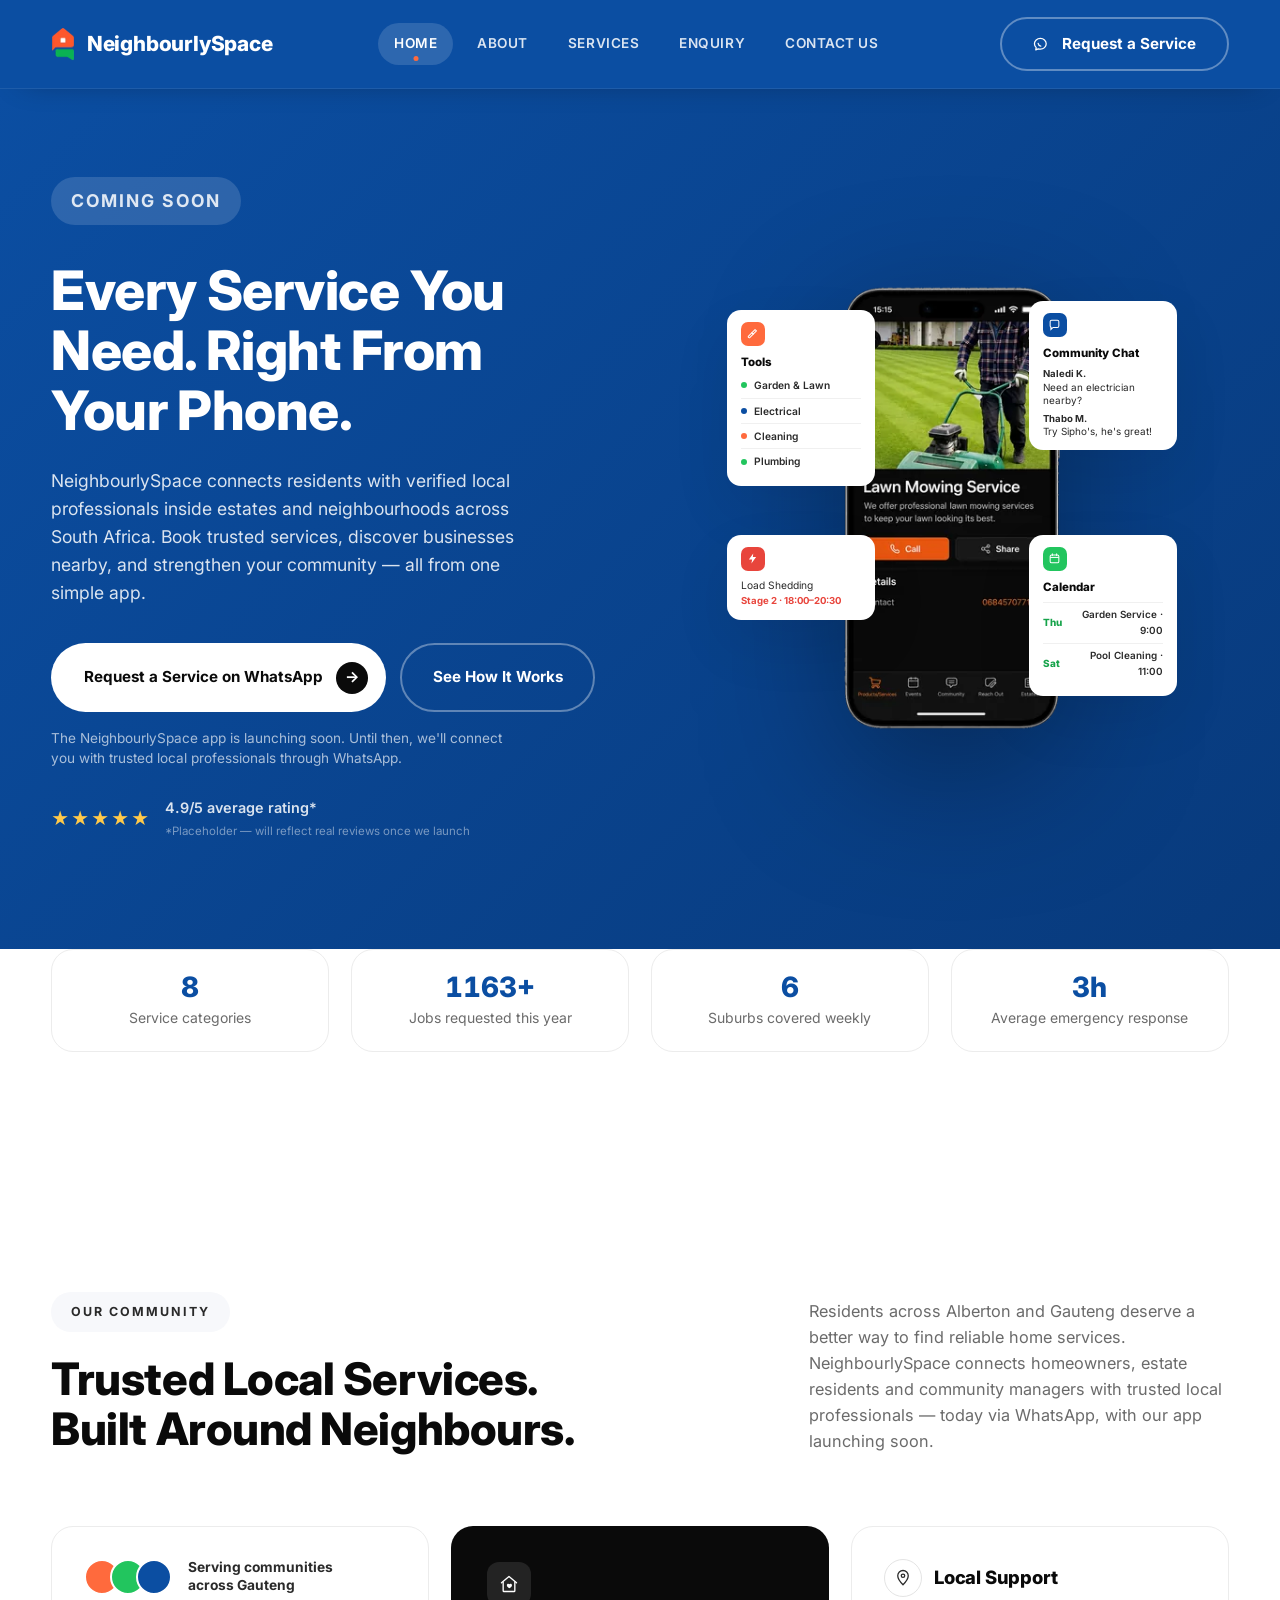
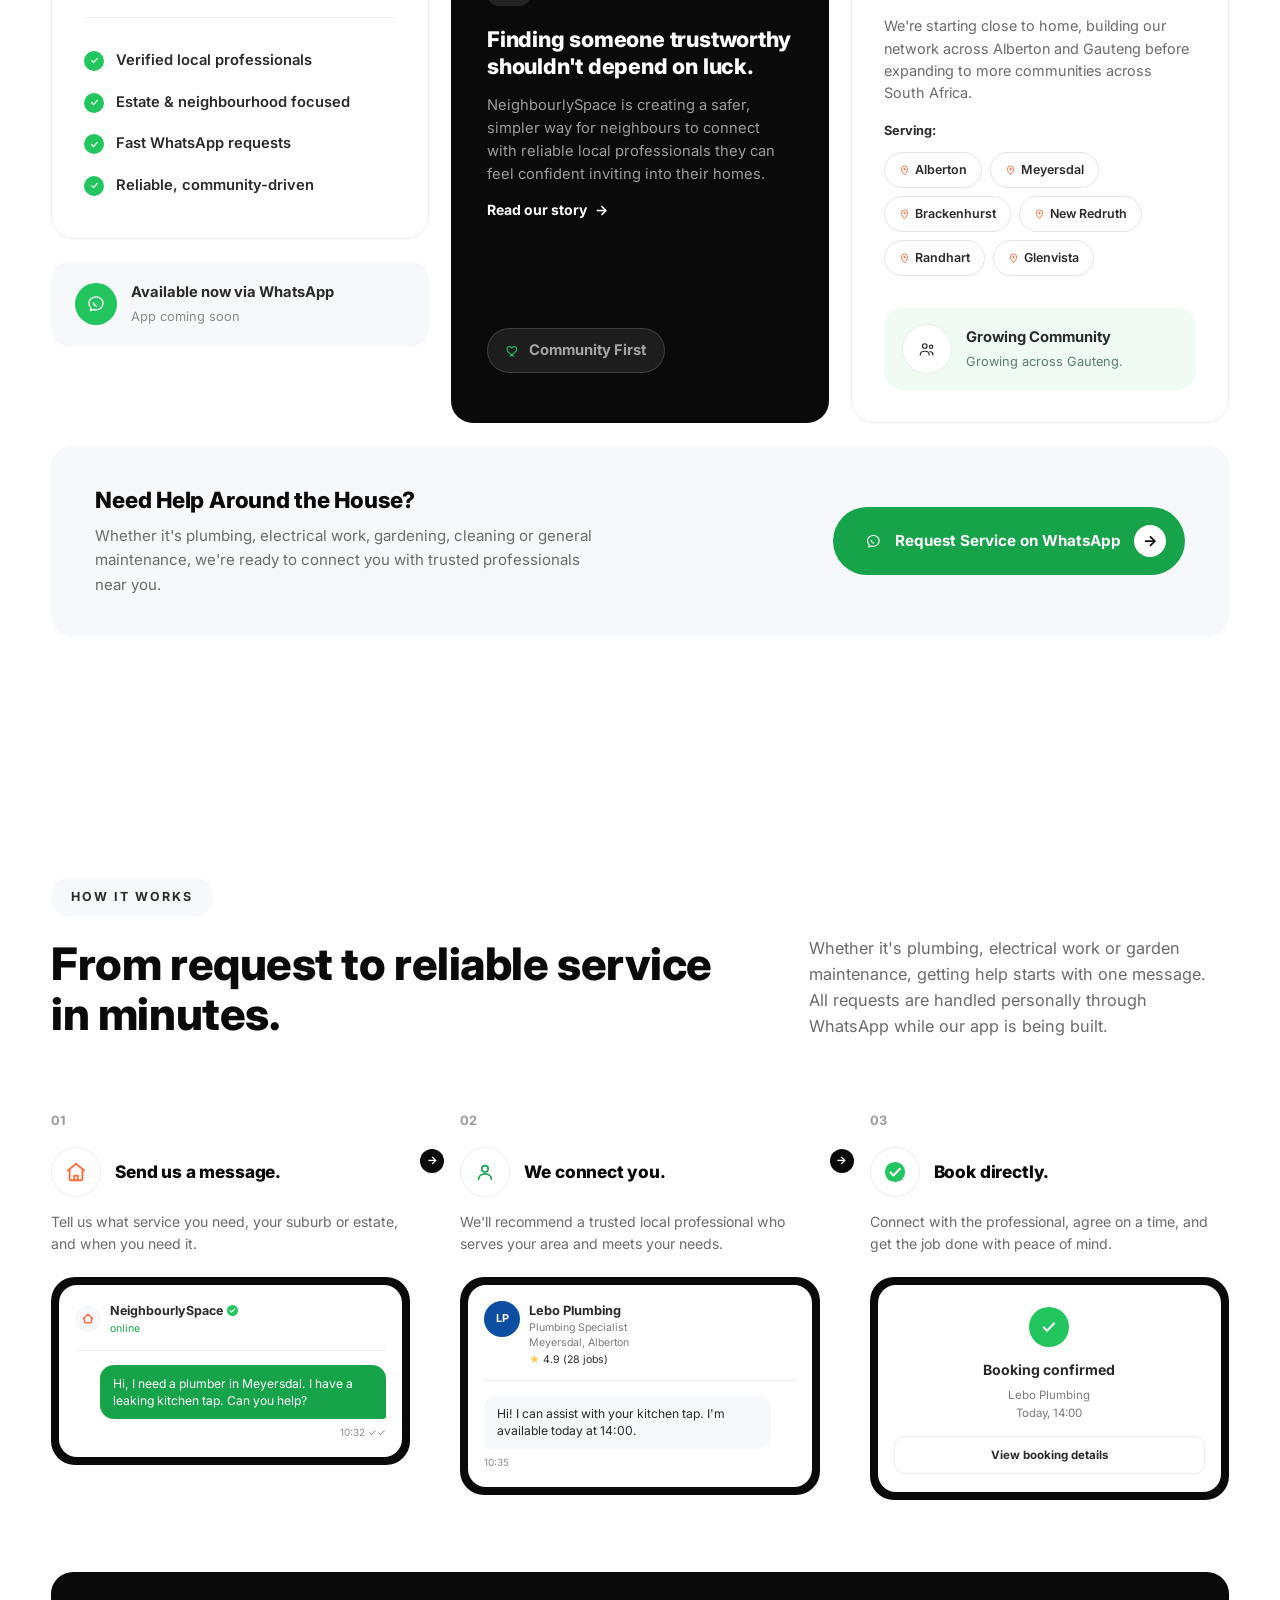
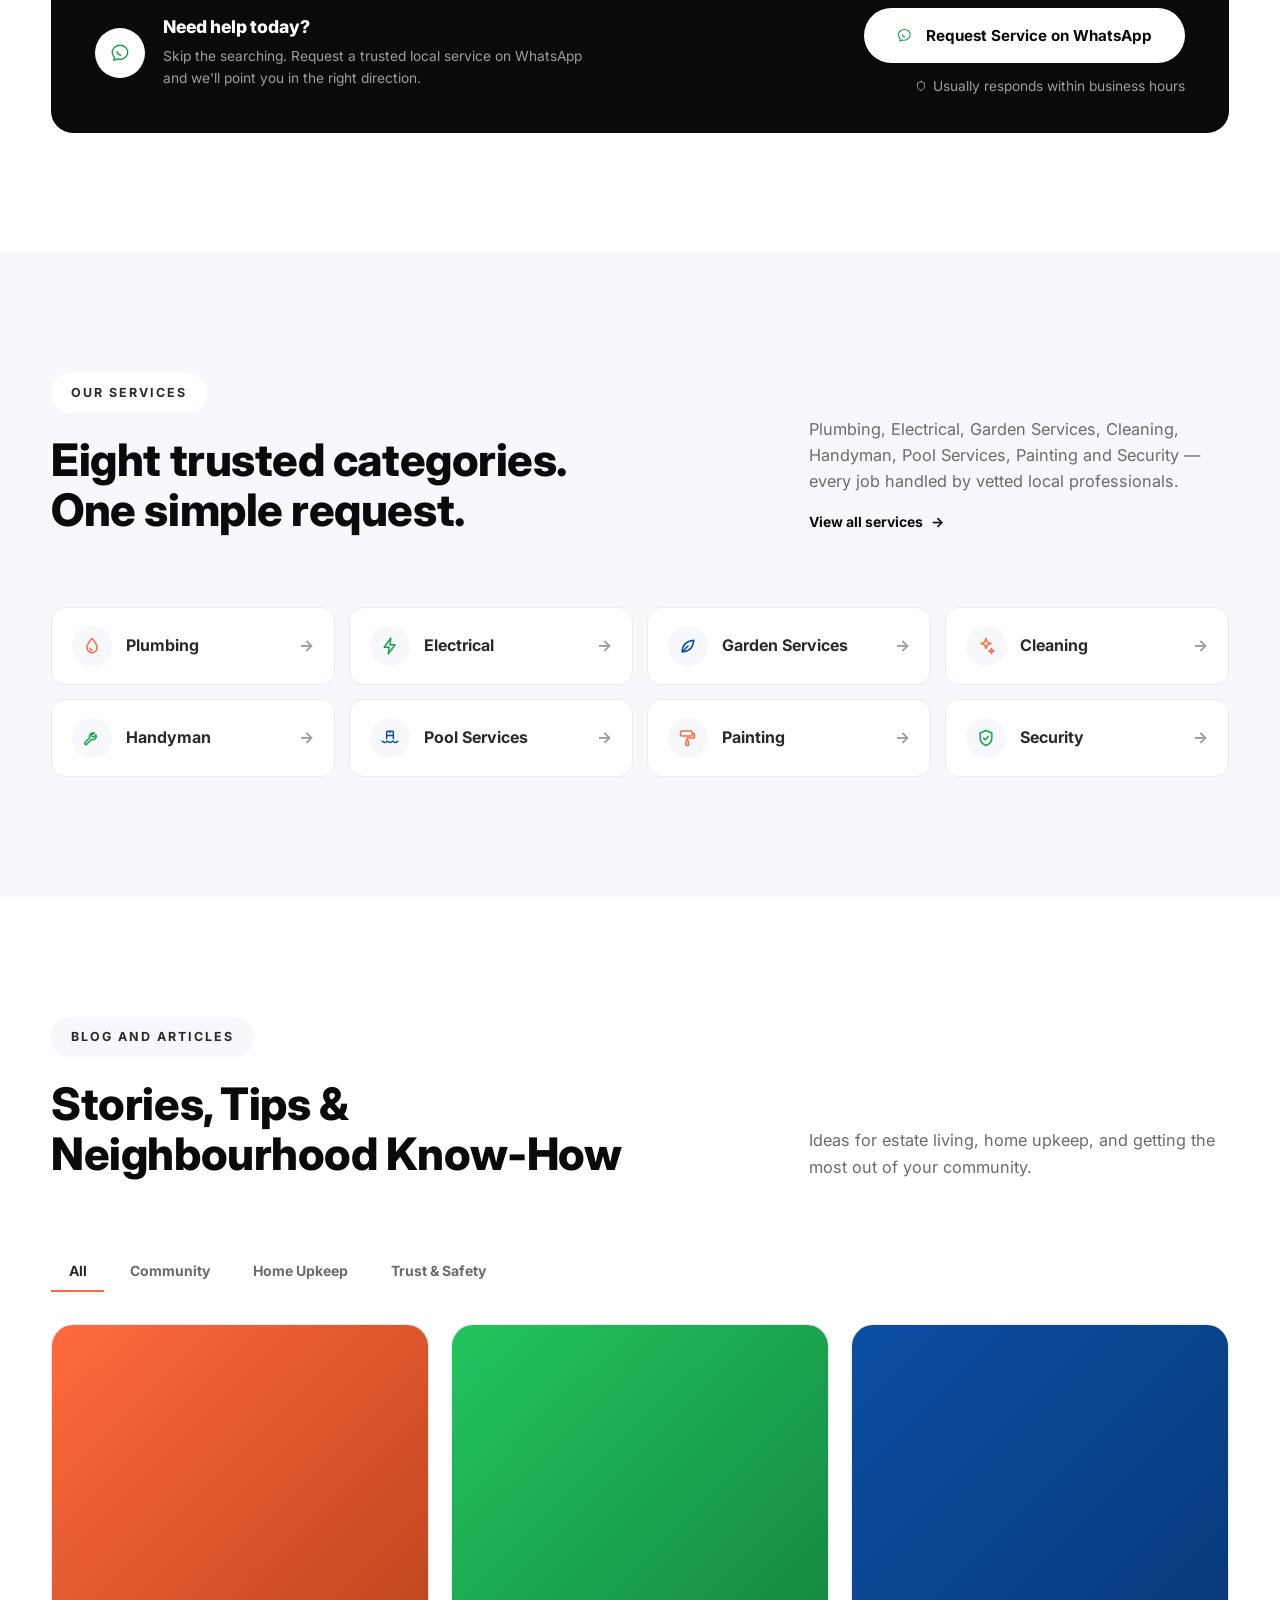
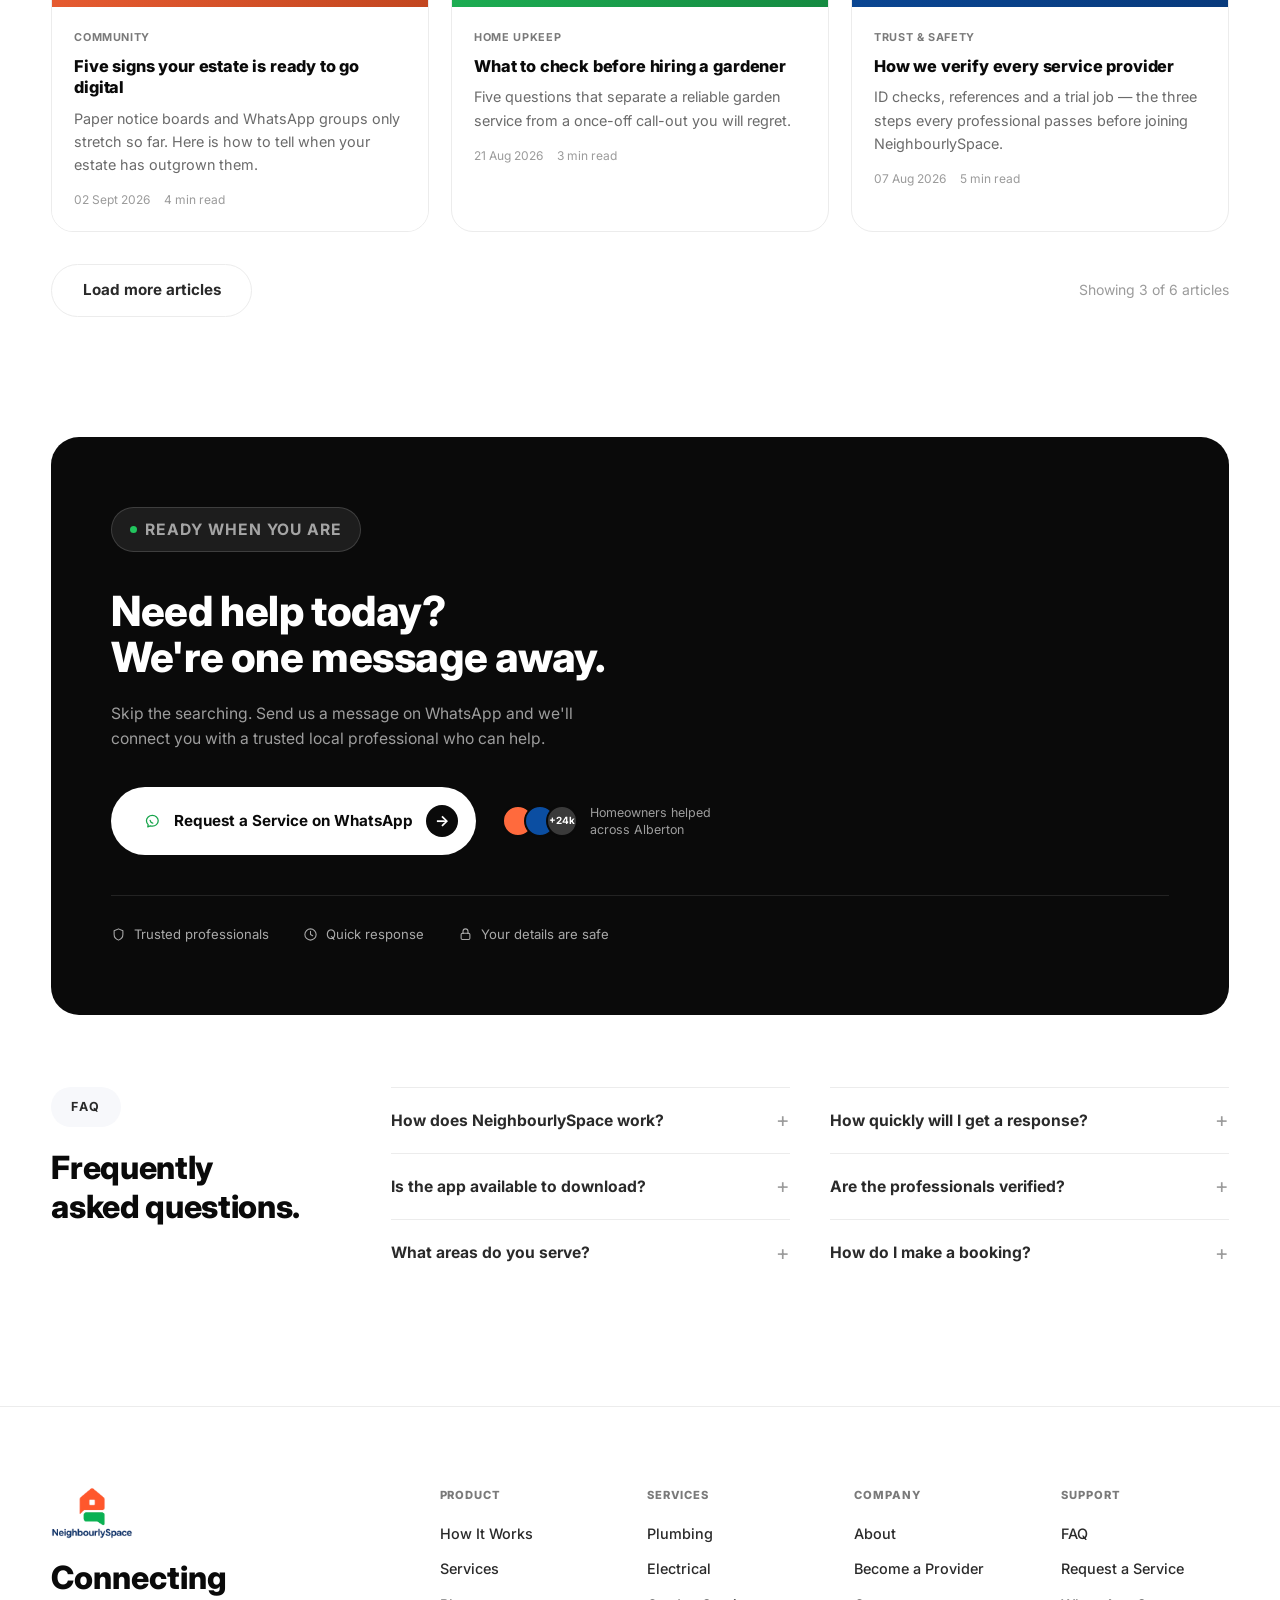
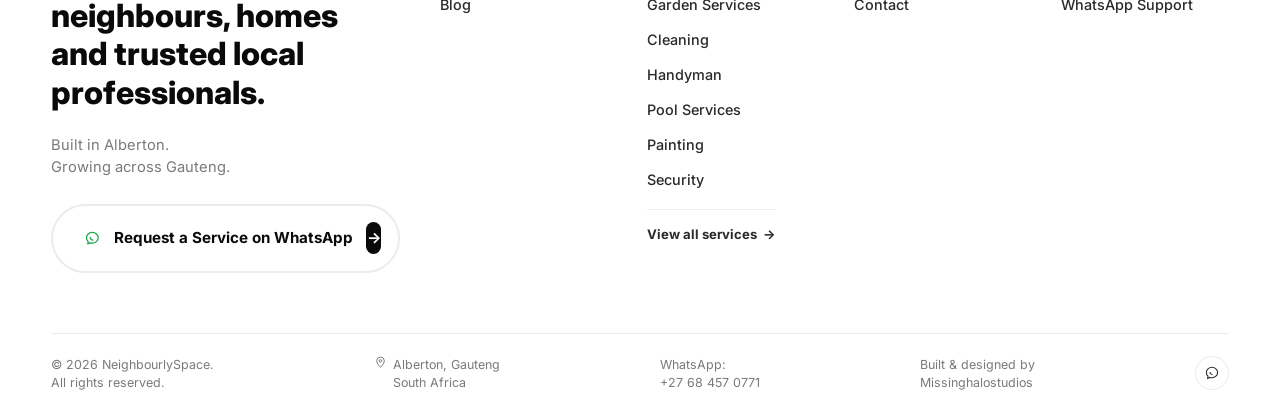
<file: index.html>
<!DOCTYPE html>
<html lang="en">

<head>
    <meta charset="UTF-8">

    <!-- Makes the page responsive on mobile devices -->
    <meta name="viewport" content="width=device-width, initial-scale=1.0">

    <title>NeighbourlySpace | Trusted Home Services in Alberton &amp; Gauteng</title>

    <!-- SEO: description and keywords are what a search engine shows and
         indexes; canonical names the one true URL for this page -->
    <meta name="description" content="NeighbourlySpace connects Alberton and Gauteng households with vetted local plumbers, electricians, gardeners, cleaners and security technicians. Request a service on WhatsApp today.">
    <meta name="keywords" content="home services Alberton, plumbers Alberton, electricians Gauteng, garden services Alberton, cleaning services Alberton, handyman Alberton, estate services Gauteng, NeighbourlySpace">
    <meta name="author" content="Junior Lehlogonolo Matseke">
    <meta name="robots" content="index, follow">
    <meta name="theme-color" content="#0b4ea2">
    <link rel="canonical" href="https://lehlogonolomatseke37.github.io/wede5020PART2/index.html">

    <!-- Open Graph and Twitter: the preview card when the page is shared -->
    <meta property="og:type" content="website">
    <meta property="og:site_name" content="NeighbourlySpace">
    <meta property="og:title" content="NeighbourlySpace | Trusted Home Services in Alberton & Gauteng">
    <meta property="og:description" content="NeighbourlySpace connects Alberton and Gauteng households with vetted local plumbers, electricians, gardeners, cleaners and security technicians. Request a service on WhatsApp today.">
    <meta property="og:url" content="https://lehlogonolomatseke37.github.io/wede5020PART2/index.html">
    <meta property="og:image" content="https://lehlogonolomatseke37.github.io/wede5020PART2/images/logo-full.png">
    <meta property="og:locale" content="en_ZA">
    <meta name="twitter:card" content="summary_large_image">
    <meta name="twitter:title" content="NeighbourlySpace | Trusted Home Services in Alberton & Gauteng">
    <meta name="twitter:description" content="NeighbourlySpace connects Alberton and Gauteng households with vetted local plumbers, electricians, gardeners, cleaners and security technicians. Request a service on WhatsApp today.">
    <meta name="twitter:image" content="https://lehlogonolomatseke37.github.io/wede5020PART2/images/logo-full.png">

    <link rel="icon" type="image/png" href="images/favicon.png">

    <!-- Inter typeface (Google Fonts). preconnect opens the connection
         early so text renders in the brand font sooner. -->
    <link rel="preconnect" href="https://fonts.googleapis.com">
    <link rel="preconnect" href="https://fonts.gstatic.com" crossorigin>
    <link rel="stylesheet" href="https://fonts.googleapis.com/css2?family=Inter:wght@400;500;600;700;800&amp;display=swap">

    <!-- External stylesheet shared by all five pages -->
    <link rel="stylesheet" href="css/style.css">

    <!-- Structured data: tells search engines this is a local business,
         which powers the map/opening-hours card in search results -->
    <script type="application/ld+json">
    {
      "@context": "https://schema.org",
      "@type": "LocalBusiness",
      "name": "NeighbourlySpace",
      "description": "Community platform connecting Alberton and Gauteng households with vetted local home-service professionals.",
      "url": "https://lehlogonolomatseke37.github.io/wede5020PART2/",
      "logo": "https://lehlogonolomatseke37.github.io/wede5020PART2/images/logo-full.png",
      "email": "neighbourlyspace@gmail.com",
      "telephone": "+27684570771",
      "areaServed": ["Alberton", "Meyersdal", "Brackenhurst", "New Redruth", "Randhart", "Glenvista"],
      "address": {
        "@type": "PostalAddress",
        "addressLocality": "Alberton",
        "addressRegion": "Gauteng",
        "addressCountry": "ZA"
      },
      "openingHours": "Mo-Sa 07:00-18:00",
      "priceRange": "R300 - R7500"
    }
    </script>

</head>

<body>

    <!-- Lets keyboard users jump straight past the navigation -->
    <a class="skip-link" href="#main">Skip to main content</a>

    <!-- Website Header: logo + primary navigation, identical on all 5 pages -->
    <header class="site-header">
        <div class="container header-inner">

            <a class="brand" href="index.html">
                <!-- WebP for modern browsers, PNG fallback; 2x file for retina screens -->
                <picture>
                    <source type="image/webp" srcset="images/logo-mark-48.webp 1x, images/logo-mark-96.webp 2x">
                    <img src="images/logo.png" alt="" width="24" height="34">
                </picture>
                NeighbourlySpace
            </a>

            <!-- CSS-only mobile menu: the hidden checkbox stores the open/closed
                 state and the label is the visible hamburger button (<=768px) -->
            <input type="checkbox" id="nav-toggle" class="nav-toggle" aria-label="Show or hide the navigation menu">
            <label for="nav-toggle" class="nav-toggle-label" aria-hidden="true"><span></span></label>

            <nav class="site-nav" aria-label="Primary">
                <ul class="menu">
                    <li><a href="index.html" aria-current="page">Home</a></li>
                    <li><a href="about.html">About</a></li>
                    <li><a href="services.html">Services</a></li>
                    <li><a href="enquiry.html">Enquiry</a></li>
                    <li><a href="contact-us.html">Contact Us</a></li>
                </ul>
            </nav>

            <a class="btn btn-secondary header-cta" href="https://wa.me/27684570771?text=Hi%20NeighbourlySpace%2C%20I%27d%20like%20to%20request%20a%20service" target="_blank" rel="noopener">
                <svg width="15" height="15" viewBox="0 0 24 24" fill="none" stroke="currentColor" stroke-width="1.8" stroke-linecap="round" stroke-linejoin="round" aria-hidden="true"><path d="M12 3.5C7.3 3.5 3.5 7 3.5 11.3c0 2.1 1 4 2.5 5.4L5.4 20l3.6-1.4c.9.3 1.9.4 2.9.4 4.7 0 8.5-3.5 8.5-7.8S16.6 3.5 12 3.5z"/><path d="M8.8 10.6c.3 1.7 2.1 3.5 3.8 3.8"/></svg>
                Request a Service
            </a>

        </div>
    </header>

    <!-- Main Page Content -->
    <main id="main">

        <!-- Hero: value proposition + primary WhatsApp call-to-action on the
             left, app mockup with floating feature cards on the right -->
        <section class="hero">
            <div class="container hero-grid">

                <div class="hero-copy">
                    <p class="tag">Coming Soon</p>
                    <h1>Every Service You Need. Right From Your Phone.</h1>
                    <p>NeighbourlySpace connects residents with verified local professionals inside estates and neighbourhoods across South Africa. Book trusted services, discover businesses nearby, and strengthen your community — all from one simple app.</p>

                    <div class="buttons">
                        <a class="btn btn-white" href="https://wa.me/27684570771?text=Hi%20NeighbourlySpace%2C%20I%27d%20like%20to%20request%20a%20service" target="_blank" rel="noopener">Request a Service on WhatsApp <span class="arrow" aria-hidden="true">→</span></a>
                        <a class="btn btn-secondary" href="#how-it-works">See How It Works</a>
                    </div>

                    <p class="cta-note">The NeighbourlySpace app is launching soon. Until then, we'll connect you with trusted local professionals through WhatsApp.</p>

                    <div class="rating">
                        <span class="stars" aria-hidden="true">★★★★★</span>
                        <span>4.9/5 average rating*<small>*Placeholder — will reflect real reviews once we launch</small></span>
                    </div>
                </div>

                <div class="phone-wrap">
                    <!-- Responsive image: the browser picks the smallest WebP that
                         is sharp enough for the slot size given in "sizes" -->
                    <picture>
                        <source type="image/webp"
                            srcset="images/hero-phone-mockup-320.webp 320w, images/hero-phone-mockup-480.webp 480w, images/hero-phone-mockup-640.webp 640w"
                            sizes="(max-width: 480px) 13rem, (max-width: 768px) 15rem, 18.75rem">
                        <img class="hero-mockup-img" src="images/hero-phone-mockup.png" alt="NeighbourlySpace app showing a lawn mowing service booking" width="300" height="450" fetchpriority="high">
                    </picture>

                    <!-- Decorative feature cards, hidden below 1024px -->
                    <div class="pop-card pop-tools">
                        <div class="pop-icon bg-orange">
                            <svg viewBox="0 0 18 18" fill="none" aria-hidden="true"><path d="M12.5 3.5L14.5 5.5L10 10L8 8L12.5 3.5Z" stroke="white" stroke-width="1.4" stroke-linejoin="round"/><path d="M8 8L3.5 12.5C2.9 13.1 2.9 14 3.5 14.5C4.1 15.1 5 15.1 5.5 14.5L10 10" stroke="white" stroke-width="1.4" stroke-linecap="round" stroke-linejoin="round"/></svg>
                        </div>
                        <p class="pop-title">Tools</p>
                        <ul class="tool-list">
                            <li><span class="dot bg-green"></span>Garden &amp; Lawn</li>
                            <li><span class="dot bg-blue"></span>Electrical</li>
                            <li><span class="dot bg-orange"></span>Cleaning</li>
                            <li><span class="dot bg-green"></span>Plumbing</li>
                        </ul>
                    </div>

                    <div class="pop-card pop-chats">
                        <div class="pop-icon bg-blue">
                            <svg viewBox="0 0 18 18" fill="none" aria-hidden="true"><path d="M3 5C3 3.9 3.9 3 5 3H13C14.1 3 15 3.9 15 5V11C15 12.1 14.1 13 13 13H7L4 16V13H5C3.9 13 3 12.1 3 11V5Z" stroke="white" stroke-width="1.4"/></svg>
                        </div>
                        <p class="pop-title">Community Chat</p>
                        <p class="chat-msg"><b>Naledi K.</b>Need an electrician nearby?</p>
                        <p class="chat-msg"><b>Thabo M.</b>Try Sipho's, he's great!</p>
                    </div>

                    <div class="pop-card pop-calendar">
                        <div class="pop-icon bg-green">
                            <svg viewBox="0 0 18 18" fill="none" aria-hidden="true"><rect x="3" y="4" width="12" height="11" rx="2" stroke="white" stroke-width="1.4"/><path d="M3 7.5H15" stroke="white" stroke-width="1.4"/><path d="M6 2.5V5M12 2.5V5" stroke="white" stroke-width="1.4" stroke-linecap="round"/></svg>
                        </div>
                        <p class="pop-title">Calendar</p>
                        <div class="cal-row"><span>Thu</span><strong>Garden Service · 9:00</strong></div>
                        <div class="cal-row"><span>Sat</span><strong>Pool Cleaning · 11:00</strong></div>
                    </div>

                    <div class="pop-card pop-loadshedding">
                        <div class="pop-icon bg-red">
                            <svg viewBox="0 0 18 18" fill="none" aria-hidden="true"><path d="M10 2L4 10.5H8.5L7.5 16L14 7H9.5L10 2Z" fill="white"/></svg>
                        </div>
                        <p class="load-msg">Load Shedding<b>Stage 2 · 18:00–20:30</b></p>
                    </div>
                </div>

            </div>
        </section>

        <!-- Community: why NeighbourlySpace, the areas we serve and a short
             about summary linking through to about.html -->
        <!-- Headline numbers. The final figure is in the HTML so it is
             correct without JavaScript; the script counts up to it -->
        <section class="section section-tight stats-section" id="stats">
            <div class="container">
                <ul class="stat-grid">
                    <li class="stat">
                        <span class="stat-number" data-count-to="8">8</span>
                        <span class="stat-label">Service categories</span>
                    </li>
                    <li class="stat">
                        <span class="stat-number" data-count-to="1163" data-count-suffix="+">1163+</span>
                        <span class="stat-label">Jobs requested this year</span>
                    </li>
                    <li class="stat">
                        <span class="stat-number" data-count-to="6">6</span>
                        <span class="stat-label">Suburbs covered weekly</span>
                    </li>
                    <li class="stat">
                        <span class="stat-number" data-count-to="3" data-count-suffix="h">3h</span>
                        <span class="stat-label">Average emergency response</span>
                    </li>
                </ul>
            </div>
        </section>

        <section class="section" id="impacts">
            <div class="container">
                <div class="section-head">
                    <div>
                        <p class="eyebrow">Our Community</p>
                        <h2>Trusted Local Services. <br>Built Around Neighbours.</h2>
                    </div>
                    <p>Residents across Alberton and Gauteng deserve a better way to find reliable home services. NeighbourlySpace connects homeowners, estate residents and community managers with trusted local professionals — today via WhatsApp, with our app launching soon.</p>
                </div>

                <div class="impact-grid">
                    <div class="impact-col">
                        <div class="card">
                            <div class="community-card-head">
                                <div class="avatar-stack" aria-hidden="true">
                                    <span class="bg-orange"></span>
                                    <span class="bg-green"></span>
                                    <span class="bg-blue"></span>
                                </div>
                                <p>Serving communities<br>across Gauteng</p>
                            </div>
                            <ul class="check-list">
                                <li><span class="check-dot"><svg width="11" height="11" viewBox="0 0 24 24" fill="none" aria-hidden="true"><path d="M6 12.5l4 4 8-9" stroke="#fff" stroke-width="2.6" stroke-linecap="round" stroke-linejoin="round"/></svg></span>Verified local professionals</li>
                                <li><span class="check-dot"><svg width="11" height="11" viewBox="0 0 24 24" fill="none" aria-hidden="true"><path d="M6 12.5l4 4 8-9" stroke="#fff" stroke-width="2.6" stroke-linecap="round" stroke-linejoin="round"/></svg></span>Estate &amp; neighbourhood focused</li>
                                <li><span class="check-dot"><svg width="11" height="11" viewBox="0 0 24 24" fill="none" aria-hidden="true"><path d="M6 12.5l4 4 8-9" stroke="#fff" stroke-width="2.6" stroke-linecap="round" stroke-linejoin="round"/></svg></span>Fast WhatsApp requests</li>
                                <li><span class="check-dot"><svg width="11" height="11" viewBox="0 0 24 24" fill="none" aria-hidden="true"><path d="M6 12.5l4 4 8-9" stroke="#fff" stroke-width="2.6" stroke-linecap="round" stroke-linejoin="round"/></svg></span>Reliable, community-driven</li>
                            </ul>
                        </div>
                        <a class="wa-banner" href="https://wa.me/27684570771?text=Hi%20NeighbourlySpace%2C%20I%27d%20like%20to%20request%20a%20service" target="_blank" rel="noopener">
                            <span class="wa-icon"><svg width="20" height="20" viewBox="0 0 24 24" fill="none" stroke="#fff" stroke-width="1.6" stroke-linecap="round" stroke-linejoin="round" aria-hidden="true"><path d="M12 3.5C7.3 3.5 3.5 7 3.5 11.3c0 2.1 1 4 2.5 5.4L5.4 20l3.6-1.4c.9.3 1.9.4 2.9.4 4.7 0 8.5-3.5 8.5-7.8S16.6 3.5 12 3.5z"/><path d="M8.8 10.6c.3 1.7 2.1 3.5 3.8 3.8"/></svg></span>
                            <span>
                                <strong>Available now via WhatsApp</strong>
                                <span>App coming soon</span>
                            </span>
                        </a>
                    </div>

                    <div class="card-dark community-dark">
                        <div class="icon-square">
                            <svg width="20" height="20" viewBox="0 0 24 24" fill="none" stroke="#fff" stroke-width="1.6" stroke-linecap="round" stroke-linejoin="round" aria-hidden="true"><path d="M3 10.5L12 3l9 7.5"/><path d="M5 9.5V20a1 1 0 001 1h12a1 1 0 001-1V9.5"/><path d="M9.4 13.4c0-1 .8-1.7 1.7-1.7.6 0 1.1.3 1.4.7.3-.4.8-.7 1.4-.7 1 0 1.7.8 1.7 1.7 0 1.5-1.7 2.8-3.1 3.7-1.4-.9-3.1-2.2-3.1-3.7z" fill="#fff" stroke="none"/></svg>
                        </div>
                        <h3>Finding someone trustworthy shouldn't depend on luck.</h3>
                        <p>NeighbourlySpace is creating a safer, simpler way for neighbours to connect with reliable local professionals they can feel confident inviting into their homes.</p>
                        <a class="link-arrow on-dark" href="about.html">Read our story</a>
                        <p class="pill-tag">
                            <svg width="14" height="14" viewBox="0 0 24 24" fill="none" stroke="var(--green)" stroke-width="1.8" aria-hidden="true"><path d="M12 20s-7-4.35-9.5-8.5C.7 8.3 2 4.5 5.8 4.5c2 0 3.4 1.1 4.2 2.4.8-1.3 2.2-2.4 4.2-2.4 3.8 0 5.1 3.8 3.3 7-2.5 4.15-9.5 8.5-9.5 8.5z"/></svg>
                            Community First
                        </p>
                    </div>

                    <div class="card community-support">
                        <div class="card-title-row">
                            <span class="icon-circle"><svg width="18" height="18" viewBox="0 0 24 24" fill="none" stroke="currentColor" stroke-width="1.7" stroke-linecap="round" stroke-linejoin="round" aria-hidden="true"><path d="M12 21s7-7.1 7-12a7 7 0 10-14 0c0 4.9 7 12 7 12z"/><circle cx="12" cy="9" r="2.3"/></svg></span>
                            <h3>Local Support</h3>
                        </div>
                        <p>We're starting close to home, building our network across Alberton and Gauteng before expanding to more communities across South Africa.</p>
                        <p class="serving-label">Serving:</p>
                        <ul class="location-tags">
                            <li><svg width="11" height="11" viewBox="0 0 24 24" fill="none" stroke="var(--orange)" stroke-width="2" aria-hidden="true"><path d="M12 21s7-7.1 7-12a7 7 0 10-14 0c0 4.9 7 12 7 12z"/><circle cx="12" cy="9" r="2.3" fill="var(--orange)" stroke="none"/></svg>Alberton</li>
                            <li><svg width="11" height="11" viewBox="0 0 24 24" fill="none" stroke="var(--orange)" stroke-width="2" aria-hidden="true"><path d="M12 21s7-7.1 7-12a7 7 0 10-14 0c0 4.9 7 12 7 12z"/><circle cx="12" cy="9" r="2.3" fill="var(--orange)" stroke="none"/></svg>Meyersdal</li>
                            <li><svg width="11" height="11" viewBox="0 0 24 24" fill="none" stroke="var(--orange)" stroke-width="2" aria-hidden="true"><path d="M12 21s7-7.1 7-12a7 7 0 10-14 0c0 4.9 7 12 7 12z"/><circle cx="12" cy="9" r="2.3" fill="var(--orange)" stroke="none"/></svg>Brackenhurst</li>
                            <li><svg width="11" height="11" viewBox="0 0 24 24" fill="none" stroke="var(--orange)" stroke-width="2" aria-hidden="true"><path d="M12 21s7-7.1 7-12a7 7 0 10-14 0c0 4.9 7 12 7 12z"/><circle cx="12" cy="9" r="2.3" fill="var(--orange)" stroke="none"/></svg>New Redruth</li>
                            <li><svg width="11" height="11" viewBox="0 0 24 24" fill="none" stroke="var(--orange)" stroke-width="2" aria-hidden="true"><path d="M12 21s7-7.1 7-12a7 7 0 10-14 0c0 4.9 7 12 7 12z"/><circle cx="12" cy="9" r="2.3" fill="var(--orange)" stroke="none"/></svg>Randhart</li>
                            <li><svg width="11" height="11" viewBox="0 0 24 24" fill="none" stroke="var(--orange)" stroke-width="2" aria-hidden="true"><path d="M12 21s7-7.1 7-12a7 7 0 10-14 0c0 4.9 7 12 7 12z"/><circle cx="12" cy="9" r="2.3" fill="var(--orange)" stroke="none"/></svg>Glenvista</li>
                        </ul>
                        <div class="growing-banner">
                            <span class="icon-circle"><svg width="18" height="18" viewBox="0 0 24 24" fill="none" stroke="currentColor" stroke-width="1.6" stroke-linecap="round" stroke-linejoin="round" aria-hidden="true"><circle cx="9" cy="8" r="3"/><path d="M3 20c0-3 2.5-5 6-5s6 2 6 5"/><circle cx="17.5" cy="9" r="2.3"/><path d="M16 15.3c2.3.4 4 2 4 4.7"/></svg></span>
                            <span>
                                <strong>Growing Community</strong>
                                <span>Growing across Gauteng.</span>
                            </span>
                        </div>
                    </div>
                </div>

                <div class="help-banner">
                    <div>
                        <h3>Need Help Around the House?</h3>
                        <p>Whether it's plumbing, electrical work, gardening, cleaning or general maintenance, we're ready to connect you with trusted professionals near you.</p>
                    </div>
                    <a class="btn btn-whatsapp" href="https://wa.me/27684570771?text=Hi%20NeighbourlySpace%2C%20I%27d%20like%20to%20request%20a%20service" target="_blank" rel="noopener">
                        <svg width="18" height="18" viewBox="0 0 24 24" fill="none" stroke="currentColor" stroke-width="1.6" stroke-linecap="round" stroke-linejoin="round" aria-hidden="true"><path d="M12 3.5C7.3 3.5 3.5 7 3.5 11.3c0 2.1 1 4 2.5 5.4L5.4 20l3.6-1.4c.9.3 1.9.4 2.9.4 4.7 0 8.5-3.5 8.5-7.8S16.6 3.5 12 3.5z"/><path d="M8.8 10.6c.3 1.7 2.1 3.5 3.8 3.8"/></svg>
                        Request Service on WhatsApp <span class="arrow" aria-hidden="true">→</span>
                    </a>
                </div>
            </div>
        </section>

        <!-- How It Works: 3 numbered steps, each with a phone-style preview.
             Desktop = 3 columns, tablet = rows, mobile = stacked -->
        <section class="section hiw-section" id="how-it-works">
            <div class="container">
                <div class="section-head">
                    <div>
                        <p class="eyebrow">How It Works</p>
                        <h2>From request to reliable service <br>in minutes.</h2>
                    </div>
                    <p>Whether it's plumbing, electrical work or garden maintenance, getting help starts with one message. All requests are handled personally through WhatsApp while our app is being built.</p>
                </div>

                <ol class="hiw-steps">
                    <li class="hiw-step">
                        <p class="step-num">01</p>
                        <div class="step-top">
                            <span class="icon-circle text-orange"><svg width="22" height="22" viewBox="0 0 24 24" fill="none" stroke="currentColor" stroke-width="2" stroke-linecap="round" stroke-linejoin="round" aria-hidden="true"><path d="M3 10.5L12 3l9 7.5"/><path d="M5 9.5V20a1 1 0 001 1h12a1 1 0 001-1V9.5"/><path d="M10 21v-5h4v5"/></svg></span>
                            <h3>Send us a message.</h3>
                        </div>
                        <p class="desc">Tell us what service you need, your suburb or estate, and when you need it.</p>
                        <div class="hiw-phone" aria-hidden="true">
                            <div class="hiw-phone-screen">
                                <div class="hiw-chat-header">
                                    <span class="hiw-chat-logo"><svg width="14" height="14" viewBox="0 0 24 24" fill="none" stroke="var(--orange)" stroke-width="2.4" stroke-linecap="round" stroke-linejoin="round"><path d="M4 11L12 4l8 7"/><path d="M6 10v7a1.5 1.5 0 001.5 1.5h9a1.5 1.5 0 001.5-1.5v-7"/></svg></span>
                                    <div>
                                        <strong>NeighbourlySpace <svg width="11" height="11" viewBox="0 0 24 24"><circle cx="12" cy="12" r="12" fill="var(--green)"/><path d="M7 12.5l3 3 7-7" stroke="#fff" stroke-width="2.6" fill="none" stroke-linecap="round" stroke-linejoin="round"/></svg></strong>
                                        <span class="status">online</span>
                                    </div>
                                </div>
                                <p class="msg-out">Hi, I need a plumber in Meyersdal. I have a leaking kitchen tap. Can you help?</p>
                                <p class="msg-time">10:32 ✓✓</p>
                            </div>
                        </div>
                    </li>

                    <li class="hiw-step">
                        <p class="step-num">02</p>
                        <div class="step-top">
                            <span class="icon-circle text-green"><svg width="22" height="22" viewBox="0 0 24 24" fill="none" stroke="currentColor" stroke-width="1.8" stroke-linecap="round" stroke-linejoin="round" aria-hidden="true"><circle cx="12" cy="8.5" r="3.5"/><path d="M5 20c0-3.5 3-6 7-6s7 2.5 7 6"/></svg></span>
                            <h3>We connect you.</h3>
                        </div>
                        <p class="desc">We'll recommend a trusted local professional who serves your area and meets your needs.</p>
                        <div class="hiw-phone" aria-hidden="true">
                            <div class="hiw-phone-screen">
                                <div class="hiw-pro-card">
                                    <span class="hiw-avatar">LP</span>
                                    <div class="hiw-pro-info">
                                        <strong>Lebo Plumbing</strong>
                                        <span>Plumbing Specialist</span>
                                        <span>Meyersdal, Alberton</span>
                                        <span class="rating-line"><b>★</b> 4.9 (28 jobs)</span>
                                    </div>
                                </div>
                                <p class="msg-in">Hi! I can assist with your kitchen tap. I'm available today at 14:00.</p>
                                <p class="msg-time left">10:35</p>
                            </div>
                        </div>
                    </li>

                    <li class="hiw-step">
                        <p class="step-num">03</p>
                        <div class="step-top">
                            <span class="icon-circle"><svg width="22" height="22" viewBox="0 0 24 24" fill="none" aria-hidden="true"><circle cx="12" cy="12" r="11" fill="var(--green)"/><path d="M7 12.5l3.3 3.3 7-7.3" stroke="#fff" stroke-width="2.2" stroke-linecap="round" stroke-linejoin="round"/></svg></span>
                            <h3>Book directly.</h3>
                        </div>
                        <p class="desc">Connect with the professional, agree on a time, and get the job done with peace of mind.</p>
                        <div class="hiw-phone" aria-hidden="true">
                            <div class="hiw-phone-screen">
                                <div class="hiw-confirm">
                                    <span class="check-circle"><svg width="18" height="18" viewBox="0 0 24 24" fill="none" stroke="#fff" stroke-width="2.6" stroke-linecap="round" stroke-linejoin="round"><path d="M5 12.5l4.5 4.5L19 7"/></svg></span>
                                    <strong>Booking confirmed</strong>
                                    <span class="sub">Lebo Plumbing<br>Today, 14:00</span>
                                    <span class="btn-mini">View booking details</span>
                                </div>
                            </div>
                        </div>
                    </li>
                </ol>

                <div class="cta-dark">
                    <div class="cta-dark-left">
                        <span class="icon-circle text-green"><svg width="22" height="22" viewBox="0 0 24 24" fill="none" stroke="currentColor" stroke-width="1.6" stroke-linecap="round" stroke-linejoin="round" aria-hidden="true"><path d="M12 3.5C7.3 3.5 3.5 7 3.5 11.3c0 2.1 1 4 2.5 5.4L5.4 20l3.6-1.4c.9.3 1.9.4 2.9.4 4.7 0 8.5-3.5 8.5-7.8S16.6 3.5 12 3.5z"/><path d="M8.8 10.6c.3 1.7 2.1 3.5 3.8 3.8"/></svg></span>
                        <div>
                            <h3>Need help today?</h3>
                            <p>Skip the searching. Request a trusted local service on WhatsApp and we'll point you in the right direction.</p>
                        </div>
                    </div>
                    <div class="cta-dark-right">
                        <a class="btn btn-white" href="https://wa.me/27684570771?text=Hi%20NeighbourlySpace%2C%20I%27d%20like%20to%20request%20a%20service" target="_blank" rel="noopener">
                            <svg width="18" height="18" viewBox="0 0 24 24" fill="none" stroke="var(--green-deep)" stroke-width="1.6" stroke-linecap="round" stroke-linejoin="round" aria-hidden="true"><path d="M12 3.5C7.3 3.5 3.5 7 3.5 11.3c0 2.1 1 4 2.5 5.4L5.4 20l3.6-1.4c.9.3 1.9.4 2.9.4 4.7 0 8.5-3.5 8.5-7.8S16.6 3.5 12 3.5z"/><path d="M8.8 10.6c.3 1.7 2.1 3.5 3.8 3.8"/></svg>
                            Request Service on WhatsApp
                        </a>
                        <p class="cta-note-dark"><svg width="12" height="12" viewBox="0 0 24 24" fill="none" stroke="currentColor" stroke-width="1.8" stroke-linecap="round" stroke-linejoin="round" aria-hidden="true"><path d="M12 3l7 3v6c0 4.5-3 7.5-7 9-4-1.5-7-4.5-7-9V6l7-3z"/></svg> Usually responds within business hours</p>
                    </div>
                </div>
            </div>
        </section>

        <!-- Services summary: all 8 categories, each linking to its card on
             services.html so visitors can jump straight to what they need -->
        <section class="section section-light" id="services">
            <div class="container">
                <div class="section-head">
                    <div>
                        <p class="eyebrow">Our Services</p>
                        <h2>Eight trusted categories. <br>One simple request.</h2>
                    </div>
                    <div class="section-head-aside">
                        <p>Plumbing, Electrical, Garden Services, Cleaning, Handyman, Pool Services, Painting and Security — every job handled by vetted local professionals.</p>
                        <a class="link-arrow" href="services.html">View all services</a>
                    </div>
                </div>

                <div class="service-chips">
                    <a class="service-chip" href="services.html#plumbing">
                        <span class="icon-circle"><svg width="20" height="20" viewBox="0 0 24 24" fill="none" stroke="currentColor" stroke-width="1.8" stroke-linecap="round" stroke-linejoin="round" aria-hidden="true"><path d="M12 3s6 6.5 6 11a6 6 0 01-12 0c0-4.5 6-11 6-11z"/><path d="M9.5 14.5a2.5 2.5 0 002.5 2.5"/></svg></span>
                        Plumbing
                    </a>
                    <a class="service-chip" href="services.html#electrical">
                        <span class="icon-circle"><svg width="20" height="20" viewBox="0 0 24 24" fill="none" stroke="currentColor" stroke-width="1.8" stroke-linecap="round" stroke-linejoin="round" aria-hidden="true"><path d="M13 2.5L5 13.5h6l-1 8 8-11h-6l1-8z"/></svg></span>
                        Electrical
                    </a>
                    <a class="service-chip" href="services.html#garden">
                        <span class="icon-circle"><svg width="20" height="20" viewBox="0 0 24 24" fill="none" stroke="currentColor" stroke-width="1.8" stroke-linecap="round" stroke-linejoin="round" aria-hidden="true"><path d="M5 19c0-8 5-13 14-14-1 9-6 14-14 14z"/><path d="M5 19l7-7"/></svg></span>
                        Garden Services
                    </a>
                    <a class="service-chip" href="services.html#cleaning">
                        <span class="icon-circle"><svg width="20" height="20" viewBox="0 0 24 24" fill="none" stroke="currentColor" stroke-width="1.8" stroke-linecap="round" stroke-linejoin="round" aria-hidden="true"><path d="M12 3l1.6 4.4L18 9l-4.4 1.6L12 15l-1.6-4.4L6 9l4.4-1.6L12 3z"/><path d="M18.5 15l.8 2.2 2.2.8-2.2.8-.8 2.2-.8-2.2-2.2-.8 2.2-.8.8-2.2z"/></svg></span>
                        Cleaning
                    </a>
                    <a class="service-chip" href="services.html#handyman">
                        <span class="icon-circle"><svg width="20" height="20" viewBox="0 0 24 24" fill="none" stroke="currentColor" stroke-width="1.8" stroke-linecap="round" stroke-linejoin="round" aria-hidden="true"><path d="M14.7 6.3a4 4 0 00-5.3 5.3L3.5 17.5a1.5 1.5 0 002.1 2.1l5.9-5.9a4 4 0 005.3-5.3l-2.5 2.5-2.1-.6-.6-2.1 2.5-2.5z"/></svg></span>
                        Handyman
                    </a>
                    <a class="service-chip" href="services.html#pool">
                        <span class="icon-circle"><svg width="20" height="20" viewBox="0 0 24 24" fill="none" stroke="currentColor" stroke-width="1.8" stroke-linecap="round" stroke-linejoin="round" aria-hidden="true"><path d="M2.5 16c1.6 0 1.6 1.5 3.2 1.5S7.3 16 8.9 16s1.6 1.5 3.2 1.5 1.6-1.5 3.2-1.5 1.6 1.5 3.2 1.5 1.6-1.5 3-1.5"/><path d="M8 13V5.5a2 2 0 014 0M16 13V5.5a2 2 0 00-4 0"/><path d="M8 9h8"/></svg></span>
                        Pool Services
                    </a>
                    <a class="service-chip" href="services.html#painting">
                        <span class="icon-circle"><svg width="20" height="20" viewBox="0 0 24 24" fill="none" stroke="currentColor" stroke-width="1.8" stroke-linecap="round" stroke-linejoin="round" aria-hidden="true"><rect x="3" y="3.5" width="14" height="6" rx="1.5"/><path d="M17 6.5h2.5V12H11v3"/><rect x="9.5" y="15" width="3" height="6" rx="1"/></svg></span>
                        Painting
                    </a>
                    <a class="service-chip" href="services.html#security">
                        <span class="icon-circle"><svg width="20" height="20" viewBox="0 0 24 24" fill="none" stroke="currentColor" stroke-width="1.8" stroke-linecap="round" stroke-linejoin="round" aria-hidden="true"><path d="M12 3l7 3v6c0 4.5-3 7.5-7 9-4-1.5-7-4.5-7-9V6l7-3z"/><path d="M9 12l2 2 4-4"/></svg></span>
                        Security
                    </a>
                </div>
            </div>
        </section>

        <!-- Blog preview: article teasers (articles publish with the app launch) -->
        <section class="section" id="blog">
            <div class="container">
                <div class="section-head">
                    <div>
                        <p class="eyebrow">Blog and Articles</p>
                        <h2>Stories, Tips &amp; <br>Neighbourhood Know-How</h2>
                    </div>
                    <p>Ideas for estate living, home upkeep, and getting the most out of your community.</p>
                </div>

                <!-- Category tabs follow the ARIA tab pattern: arrow keys
                     move between them, and each one re-renders the feed -->
                <div class="tabs" role="tablist" aria-label="Filter articles by category">
                    <button type="button" class="tab is-active" role="tab" data-category="all" aria-selected="true" tabindex="0">All</button>
                    <button type="button" class="tab" role="tab" data-category="Community" aria-selected="false" tabindex="-1">Community</button>
                    <button type="button" class="tab" role="tab" data-category="Home Upkeep" aria-selected="false" tabindex="-1">Home Upkeep</button>
                    <button type="button" class="tab" role="tab" data-category="Trust &amp; Safety" aria-selected="false" tabindex="-1">Trust &amp; Safety</button>
                </div>

                <!-- JavaScript loads the articles into this grid -->
                <div class="blog-grid" id="blog-feed"></div>

                <p class="feed-footer">
                    <button type="button" class="btn btn-ghost" id="blog-more">Load more articles</button>
                    <span class="result-count" id="blog-status" role="status" aria-live="polite"></span>
                </p>

                <noscript>
                <div class="blog-grid">
                    <article class="blog-card">
                        <div class="blog-cover cover-orange"></div>
                        <div class="blog-body">
                            <p class="cat">Community</p>
                            <h3>Five signs your estate is ready to go digital</h3>
                        </div>
                    </article>
                    <article class="blog-card">
                        <div class="blog-cover cover-green"></div>
                        <div class="blog-body">
                            <p class="cat">Home Upkeep</p>
                            <h3>What to check before hiring a gardener</h3>
                        </div>
                    </article>
                    <article class="blog-card">
                        <div class="blog-cover cover-blue"></div>
                        <div class="blog-body">
                            <p class="cat">Trust &amp; Safety</p>
                            <h3>How we verify every service provider</h3>
                        </div>
                    </article>
                </div>
                </noscript>
            </div>
        </section>

        <!-- FAQ: dark call-to-action band + accordion built with native
             <details>/<summary>, so it opens and closes without JavaScript -->
        <section class="section section-tight" id="faq">
            <div class="container">
                <div class="faq-band">
                    <p class="band-tag"><span class="dot"></span>READY WHEN YOU ARE</p>
                    <h2>Need help today? <br>We're one message away.</h2>
                    <p>Skip the searching. Send us a message on WhatsApp and we'll connect you with a trusted local professional who can help.</p>

                    <div class="band-cta">
                        <a class="btn btn-white" href="https://wa.me/27684570771?text=Hi%20NeighbourlySpace%2C%20I%27d%20like%20to%20request%20a%20service" target="_blank" rel="noopener">
                            <svg width="17" height="17" viewBox="0 0 24 24" fill="none" stroke="var(--green-deep)" stroke-width="1.8" stroke-linecap="round" stroke-linejoin="round" aria-hidden="true"><path d="M12 3.5C7.3 3.5 3.5 7 3.5 11.3c0 2.1 1 4 2.5 5.4L5.4 20l3.6-1.4c.9.3 1.9.4 2.9.4 4.7 0 8.5-3.5 8.5-7.8S16.6 3.5 12 3.5z"/><path d="M8.8 10.6c.3 1.7 2.1 3.5 3.8 3.8"/></svg>
                            Request a Service on WhatsApp <span class="arrow" aria-hidden="true">→</span>
                        </a>
                        <div class="band-avatars">
                            <div class="avatar-stack" aria-hidden="true">
                                <span class="bg-orange"></span>
                                <span class="bg-blue"></span>
                                <span class="avatar-count">+24k</span>
                            </div>
                            <p>Homeowners helped<br>across Alberton</p>
                        </div>
                    </div>

                    <ul class="trust-row">
                        <li><svg width="15" height="15" viewBox="0 0 24 24" fill="none" stroke="currentColor" stroke-width="1.7" stroke-linecap="round" stroke-linejoin="round" aria-hidden="true"><path d="M12 3l7 3v6c0 4.5-3 7.5-7 9-4-1.5-7-4.5-7-9V6l7-3z"/></svg>Trusted professionals</li>
                        <li><svg width="15" height="15" viewBox="0 0 24 24" fill="none" stroke="currentColor" stroke-width="1.7" stroke-linecap="round" stroke-linejoin="round" aria-hidden="true"><circle cx="12" cy="12" r="9"/><path d="M12 7v5l3.5 2"/></svg>Quick response</li>
                        <li><svg width="15" height="15" viewBox="0 0 24 24" fill="none" stroke="currentColor" stroke-width="1.7" stroke-linecap="round" stroke-linejoin="round" aria-hidden="true"><rect x="5" y="10" width="14" height="10" rx="2"/><path d="M8 10V7a4 4 0 018 0v3"/></svg>Your details are safe</li>
                    </ul>
                </div>

                <div class="faq-list-wrap">
                    <div class="faq-list-head">
                        <p class="eyebrow">FAQ</p>
                        <h2>Frequently <br>asked questions.</h2>
                    </div>
                    <div class="faq-columns">
                        <div>
                            <details class="faq-item">
                                <summary class="faq-q">How does NeighbourlySpace work?</summary>
                                <p class="faq-a">Send us a message on WhatsApp with the service you need, and we'll connect you with a trusted local professional who serves your area.</p>
                            </details>
                            <details class="faq-item">
                                <summary class="faq-q">Is the app available to download?</summary>
                                <p class="faq-a">Not yet — our app is currently in development. Until it launches, every request is handled personally through WhatsApp.</p>
                            </details>
                            <details class="faq-item">
                                <summary class="faq-q">What areas do you serve?</summary>
                                <p class="faq-a">We're starting close to home across Alberton — including Meyersdal, Brackenhurst, New Redruth, Randhart and Glenvista — before expanding across Gauteng.</p>
                            </details>
                        </div>
                        <div>
                            <details class="faq-item">
                                <summary class="faq-q">How quickly will I get a response?</summary>
                                <p class="faq-a">We aim to respond as quickly as possible during business hours, usually within the same day.</p>
                            </details>
                            <details class="faq-item">
                                <summary class="faq-q">Are the professionals verified?</summary>
                                <p class="faq-a">Yes — every professional we recommend is vetted before being added to our network of trusted local providers.</p>
                            </details>
                            <details class="faq-item">
                                <summary class="faq-q">How do I make a booking?</summary>
                                <p class="faq-a">Once we connect you with a professional, you can agree on a time directly with them and confirm your booking through WhatsApp.</p>
                            </details>
                        </div>
                    </div>
                </div>
            </div>
        </section>

    </main>

    <!-- Website Footer: full sitemap + contact details on every page -->
    <footer class="site-footer">
        <div class="container">
            <div class="footer-grid">

                <div class="footer-brand">
                    <picture>
                        <source type="image/webp" srcset="images/logo-full-460.webp 460w, images/logo-full-920.webp 920w" sizes="5.25rem">
                        <img src="images/logo-full.png" alt="NeighbourlySpace logo" width="81" height="52" loading="lazy">
                    </picture>
                    <p class="footer-statement">Connecting neighbours, homes and trusted local professionals.</p>
                    <p class="footer-tagline">Built in Alberton.<br>Growing across Gauteng.</p>
                    <a class="btn btn-outline" href="https://wa.me/27684570771?text=Hi%20NeighbourlySpace%2C%20I%27d%20like%20to%20request%20a%20service" target="_blank" rel="noopener">
                        <svg width="16" height="16" viewBox="0 0 24 24" fill="none" stroke="var(--green-deep)" stroke-width="1.8" stroke-linecap="round" stroke-linejoin="round" aria-hidden="true"><path d="M12 3.5C7.3 3.5 3.5 7 3.5 11.3c0 2.1 1 4 2.5 5.4L5.4 20l3.6-1.4c.9.3 1.9.4 2.9.4 4.7 0 8.5-3.5 8.5-7.8S16.6 3.5 12 3.5z"/><path d="M8.8 10.6c.3 1.7 2.1 3.5 3.8 3.8"/></svg>
                        Request a Service on WhatsApp <span class="arrow" aria-hidden="true">→</span>
                    </a>
                </div>

                <div class="footer-product">
                    <p class="footer-head">Product</p>
                    <ul class="footer-links">
                        <li><a href="index.html#how-it-works">How It Works</a></li>
                        <li><a href="services.html">Services</a></li>
                        <li><a href="index.html#blog">Blog</a></li>
                    </ul>
                </div>

                <div class="footer-services">
                    <p class="footer-head">Services</p>
                    <ul class="footer-links">
                        <li><a href="services.html#plumbing">Plumbing</a></li>
                        <li><a href="services.html#electrical">Electrical</a></li>
                        <li><a href="services.html#garden">Garden Services</a></li>
                        <li><a href="services.html#cleaning">Cleaning</a></li>
                        <li><a href="services.html#handyman">Handyman</a></li>
                        <li><a href="services.html#pool">Pool Services</a></li>
                        <li><a href="services.html#painting">Painting</a></li>
                        <li><a href="services.html#security">Security</a></li>
                    </ul>
                    <a class="footer-view-all" href="services.html">View all services <span aria-hidden="true">→</span></a>
                </div>

                <div class="footer-company">
                    <p class="footer-head">Company</p>
                    <ul class="footer-links">
                        <li><a href="about.html">About</a></li>
                        <li><a href="enquiry.html">Become a Provider</a></li>
                        <li><a href="contact-us.html">Contact</a></li>
                    </ul>
                </div>

                <div class="footer-support">
                    <p class="footer-head">Support</p>
                    <ul class="footer-links">
                        <li><a href="index.html#faq">FAQ</a></li>
                        <li><a href="enquiry.html">Request a Service</a></li>
                        <li><a href="https://wa.me/27684570771?text=Hi%20NeighbourlySpace%2C%20I%20need%20some%20help" target="_blank" rel="noopener">WhatsApp Support</a></li>
                    </ul>
                </div>

            </div>

            <div class="footer-bottom">
                <p>&copy; 2026 NeighbourlySpace.<br>All rights reserved.</p>
                <p class="footer-loc">
                    <svg width="13" height="13" viewBox="0 0 24 24" fill="none" stroke="#7A7A7A" stroke-width="1.8" aria-hidden="true"><path d="M12 21s7-7.1 7-12a7 7 0 10-14 0c0 4.9 7 12 7 12z"/><circle cx="12" cy="9" r="2.3"/></svg>
                    Alberton, Gauteng<br>South Africa
                </p>
                <p>WhatsApp:<br><a href="https://wa.me/27684570771?text=Hi%20NeighbourlySpace%2C%20I%27d%20like%20to%20request%20a%20service" target="_blank" rel="noopener">+27 68 457 0771</a></p>
                <p>Built &amp; designed by<br>Missinghalostudios</p>
                <div class="footer-social">
                    <a href="https://wa.me/27684570771?text=Hi%20NeighbourlySpace%2C%20I%27d%20like%20to%20request%20a%20service" target="_blank" rel="noopener" aria-label="Chat to NeighbourlySpace on WhatsApp">
                        <svg width="16" height="16" viewBox="0 0 24 24" fill="none" stroke="var(--text)" stroke-width="1.6" aria-hidden="true"><path d="M12 3.5C7.3 3.5 3.5 7 3.5 11.3c0 2.1 1 4 2.5 5.4L5.4 20l3.6-1.4c.9.3 1.9.4 2.9.4 4.7 0 8.5-3.5 8.5-7.8S16.6 3.5 12 3.5z"/><path d="M8.8 10.6c.3 1.7 2.1 3.5 3.8 3.8"/></svg>
                    </a>
                </div>
            </div>
        </div>
    </footer>


    <!-- Scripts are deferred: they download in parallel with the
         page and run in order once the HTML is parsed, so nothing
         blocks the first paint -->
    <script src="js/app.js" defer></script>
    <script src="js/home.js" defer></script>

</body>

</html>
</file>
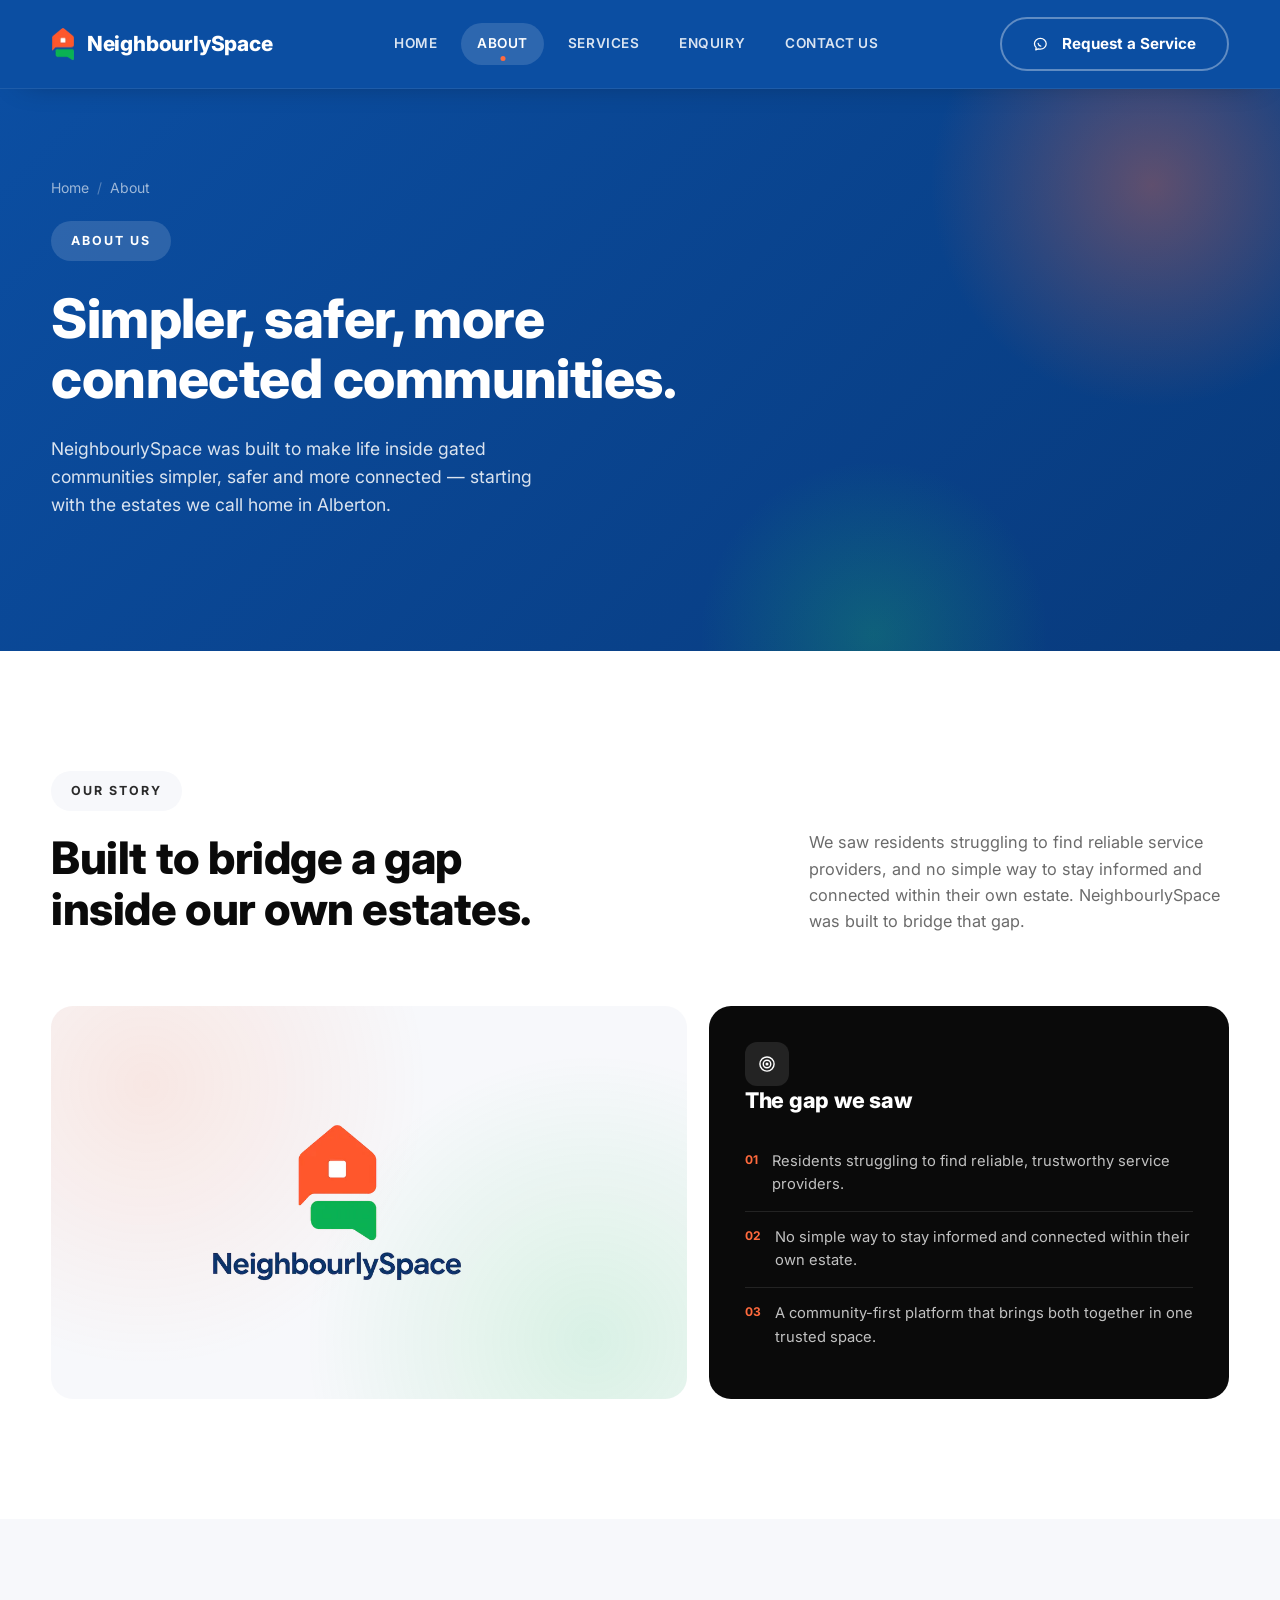
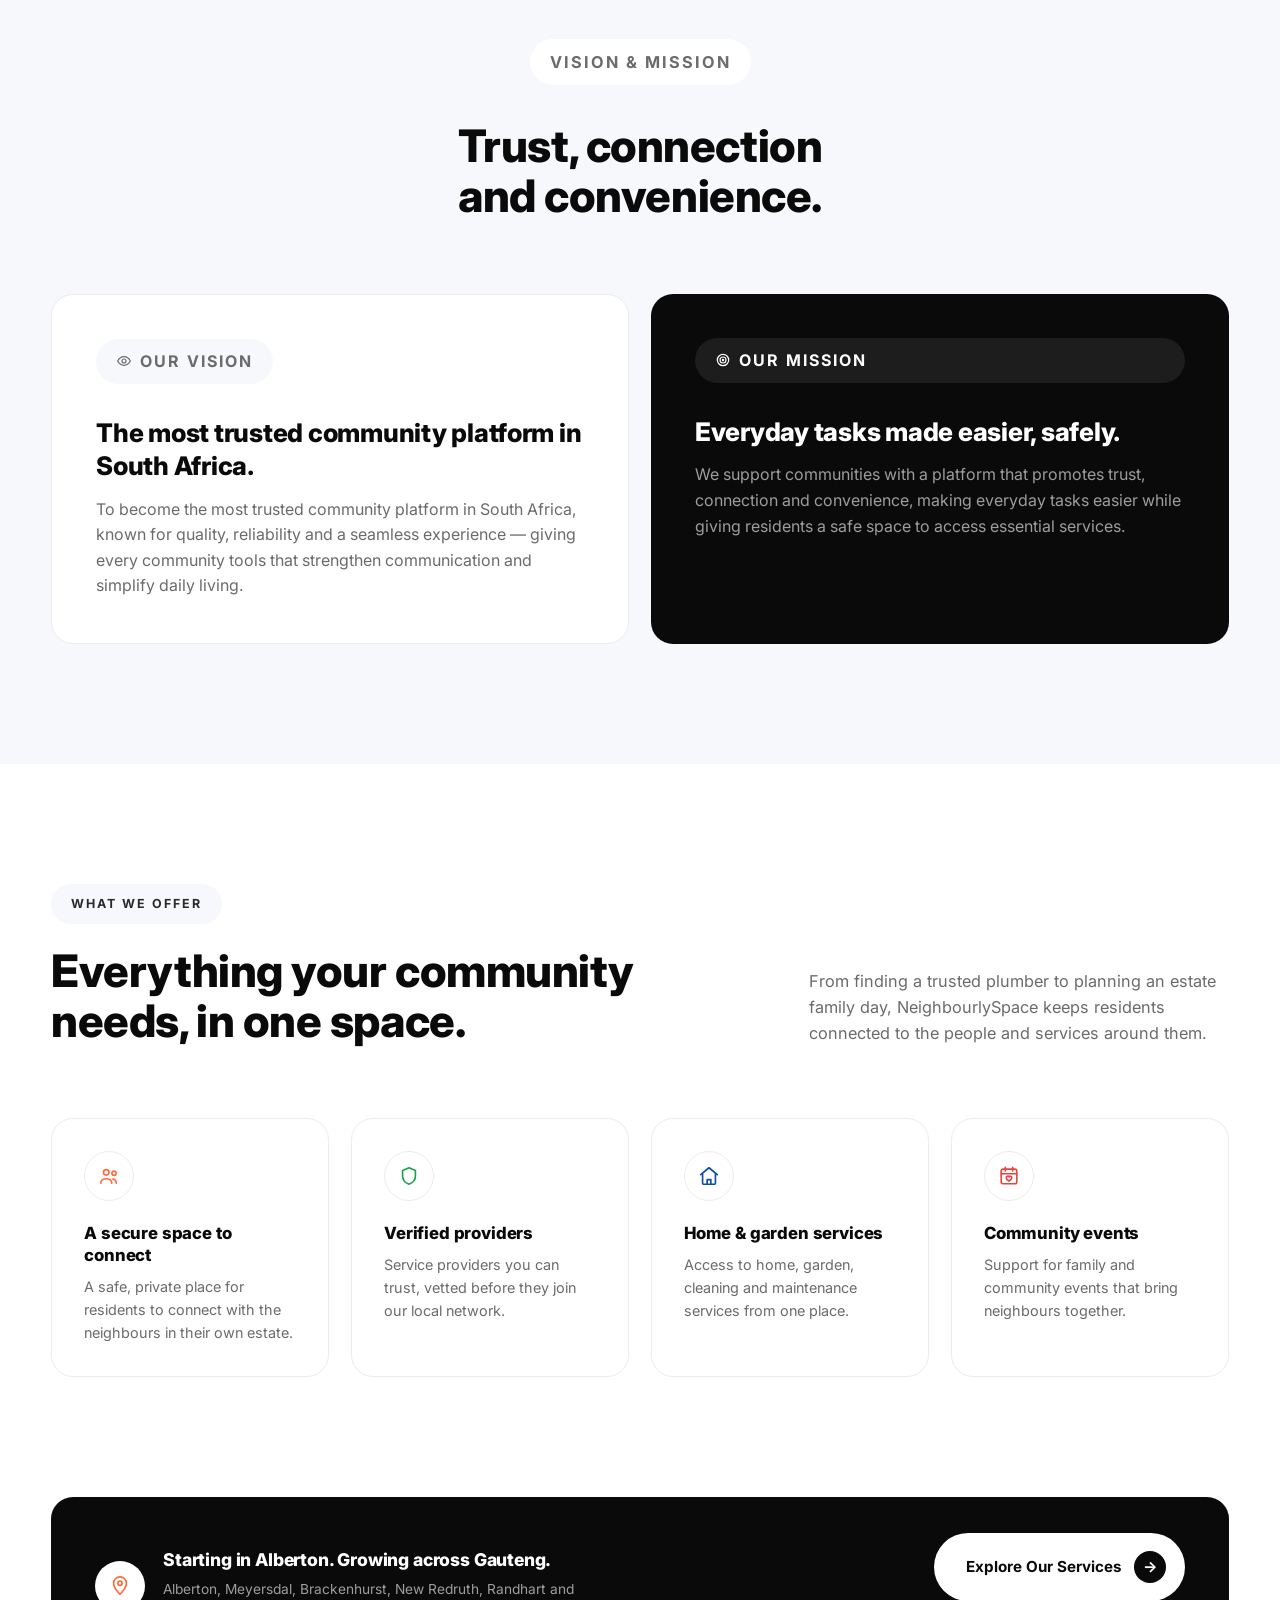
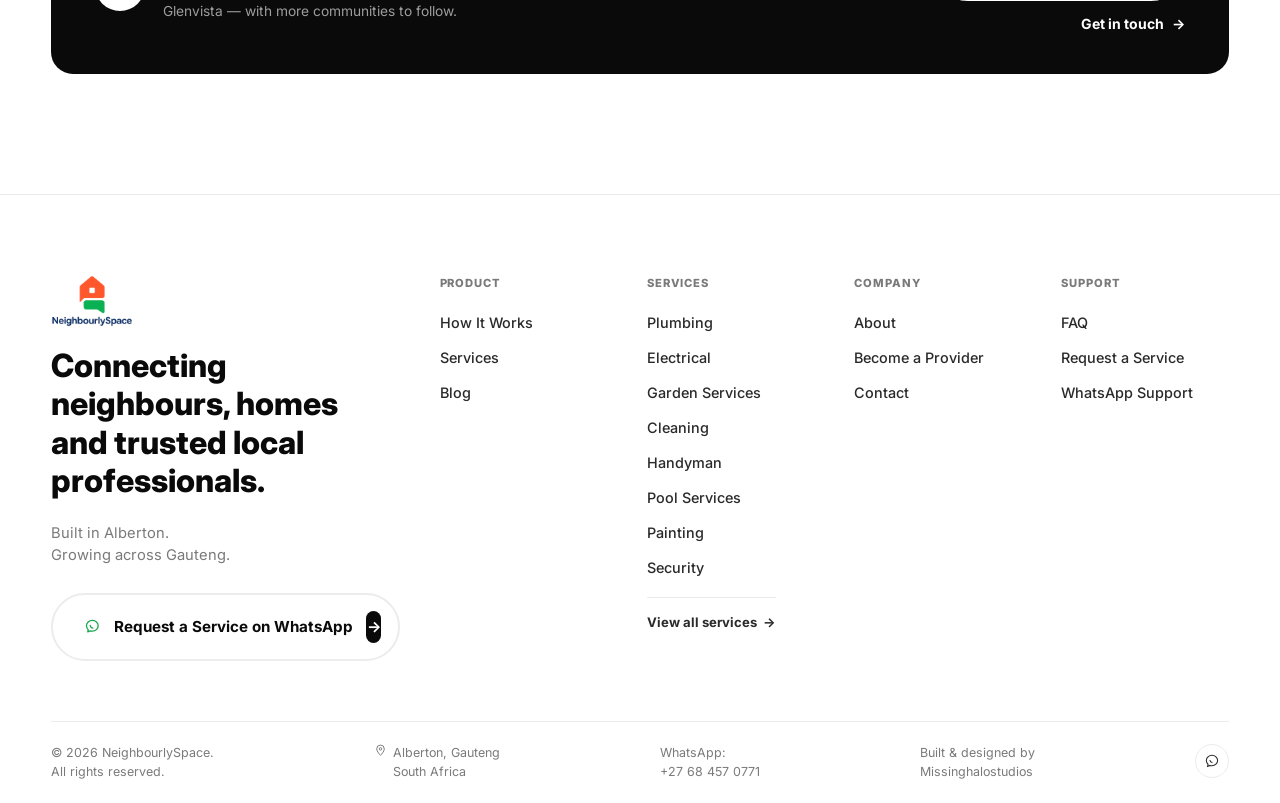
<file: about.html>
<!DOCTYPE html>
<html lang="en">

<head>
    <meta charset="UTF-8">

    <!-- Makes the page responsive on mobile devices -->
    <meta name="viewport" content="width=device-width, initial-scale=1.0">

    <title>About NeighbourlySpace | Our Story, Mission and Vision</title>

    <!-- SEO: description and keywords are what a search engine shows and
         indexes; canonical names the one true URL for this page -->
    <meta name="description" content="Learn how NeighbourlySpace began in Alberton, how we vet every local professional, and the mission behind our community-first home services platform.">
    <meta name="keywords" content="about NeighbourlySpace, community services Alberton, vetted professionals Gauteng, home services mission, local service platform South Africa">
    <meta name="author" content="Junior Lehlogonolo Matseke">
    <meta name="robots" content="index, follow">
    <meta name="theme-color" content="#0b4ea2">
    <link rel="canonical" href="https://lehlogonolomatseke37.github.io/wede5020PART2/about.html">

    <!-- Open Graph and Twitter: the preview card when the page is shared -->
    <meta property="og:type" content="website">
    <meta property="og:site_name" content="NeighbourlySpace">
    <meta property="og:title" content="About NeighbourlySpace | Our Story, Mission and Vision">
    <meta property="og:description" content="Learn how NeighbourlySpace began in Alberton, how we vet every local professional, and the mission behind our community-first home services platform.">
    <meta property="og:url" content="https://lehlogonolomatseke37.github.io/wede5020PART2/about.html">
    <meta property="og:image" content="https://lehlogonolomatseke37.github.io/wede5020PART2/images/logo-full.png">
    <meta property="og:locale" content="en_ZA">
    <meta name="twitter:card" content="summary_large_image">
    <meta name="twitter:title" content="About NeighbourlySpace | Our Story, Mission and Vision">
    <meta name="twitter:description" content="Learn how NeighbourlySpace began in Alberton, how we vet every local professional, and the mission behind our community-first home services platform.">
    <meta name="twitter:image" content="https://lehlogonolomatseke37.github.io/wede5020PART2/images/logo-full.png">

    <link rel="icon" type="image/png" href="images/favicon.png">

    <!-- Inter typeface (Google Fonts). preconnect opens the connection
         early so text renders in the brand font sooner. -->
    <link rel="preconnect" href="https://fonts.googleapis.com">
    <link rel="preconnect" href="https://fonts.gstatic.com" crossorigin>
    <link rel="stylesheet" href="https://fonts.googleapis.com/css2?family=Inter:wght@400;500;600;700;800&amp;display=swap">

    <!-- External stylesheet shared by all five pages -->
    <link rel="stylesheet" href="css/style.css">
</head>

<body>

    <!-- Lets keyboard users jump straight past the navigation -->
    <a class="skip-link" href="#main">Skip to main content</a>

    <!-- Website Header: logo + primary navigation, identical on all 5 pages -->
    <header class="site-header">
        <div class="container header-inner">

            <a class="brand" href="index.html">
                <!-- WebP for modern browsers, PNG fallback; 2x file for retina screens -->
                <picture>
                    <source type="image/webp" srcset="images/logo-mark-48.webp 1x, images/logo-mark-96.webp 2x">
                    <img src="images/logo.png" alt="" width="24" height="34">
                </picture>
                NeighbourlySpace
            </a>

            <!-- CSS-only mobile menu: the hidden checkbox stores the open/closed
                 state and the label is the visible hamburger button (<=768px) -->
            <input type="checkbox" id="nav-toggle" class="nav-toggle" aria-label="Show or hide the navigation menu">
            <label for="nav-toggle" class="nav-toggle-label" aria-hidden="true"><span></span></label>

            <nav class="site-nav" aria-label="Primary">
                <ul class="menu">
                    <li><a href="index.html">Home</a></li>
                    <li><a href="about.html" aria-current="page">About</a></li>
                    <li><a href="services.html">Services</a></li>
                    <li><a href="enquiry.html">Enquiry</a></li>
                    <li><a href="contact-us.html">Contact Us</a></li>
                </ul>
            </nav>

            <a class="btn btn-secondary header-cta" href="https://wa.me/27684570771?text=Hi%20NeighbourlySpace%2C%20I%27d%20like%20to%20request%20a%20service" target="_blank" rel="noopener">
                <svg width="15" height="15" viewBox="0 0 24 24" fill="none" stroke="currentColor" stroke-width="1.8" stroke-linecap="round" stroke-linejoin="round" aria-hidden="true"><path d="M12 3.5C7.3 3.5 3.5 7 3.5 11.3c0 2.1 1 4 2.5 5.4L5.4 20l3.6-1.4c.9.3 1.9.4 2.9.4 4.7 0 8.5-3.5 8.5-7.8S16.6 3.5 12 3.5z"/><path d="M8.8 10.6c.3 1.7 2.1 3.5 3.8 3.8"/></svg>
                Request a Service
            </a>

        </div>
    </header>

    <!-- Main Page Content -->
    <main id="main">

        <!-- Page hero: same blue gradient as the homepage so every page
             carries the brand identity; breadcrumb shows where you are -->
        <section class="page-hero">
            <div class="container page-hero-inner">
                <nav aria-label="Breadcrumb">
                    <ol class="breadcrumb">
                        <li><a href="index.html">Home</a></li>
                        <li aria-current="page">About</li>
                    </ol>
                </nav>
                <p class="tag">About Us</p>
                <h1>Simpler, safer, more connected communities.</h1>
                <p class="lead">NeighbourlySpace was built to make life inside gated communities simpler, safer and more connected — starting with the estates we call home in Alberton.</p>
            </div>
        </section>

        <!-- Our Story: why the business exists, placed first because it's
             what most "About" page readers are looking for -->
        <section class="section">
            <div class="container">
                <div class="section-head">
                    <div>
                        <p class="eyebrow">Our Story</p>
                        <h2>Built to bridge a gap <br>inside our own estates.</h2>
                    </div>
                    <p>We saw residents struggling to find reliable service providers, and no simple way to stay informed and connected within their own estate. NeighbourlySpace was built to bridge that gap.</p>
                </div>

                <div class="story-grid">
                    <div class="card logo-card">
                        <picture>
                            <source type="image/webp" srcset="images/logo-full-460.webp 460w, images/logo-full-920.webp 920w" sizes="(max-width: 768px) 70vw, 20rem">
                            <img src="images/logo-full.png" alt="NeighbourlySpace logo: an orange house above a green chat bubble" width="320" height="205" loading="lazy">
                        </picture>
                    </div>
                    <div class="card-dark gap-card">
                        <div class="icon-square"><svg width="20" height="20" viewBox="0 0 24 24" fill="none" stroke="currentColor" stroke-width="1.7" stroke-linecap="round" stroke-linejoin="round" aria-hidden="true"><circle cx="12" cy="12" r="8.5"/><circle cx="12" cy="12" r="4.5"/><circle cx="12" cy="12" r="1"/></svg></div>
                        <h3>The gap we saw</h3>
                        <ol class="gap-list">
                            <li><b>01</b>Residents struggling to find reliable, trustworthy service providers.</li>
                            <li><b>02</b>No simple way to stay informed and connected within their own estate.</li>
                            <li><b>03</b>A community-first platform that brings both together in one trusted space.</li>
                        </ol>
                    </div>
                </div>
            </div>
        </section>

        <!-- Vision (long-term aspiration) and Mission (what we do day to day)
             side by side, contrasted as a light card and a dark card -->
        <section class="section section-light">
            <div class="container">
                <div class="section-head center">
                    <p class="eyebrow">Vision &amp; Mission</p>
                    <h2>Trust, connection <br>and convenience.</h2>
                </div>

                <div class="vm-grid">
                    <article class="card">
                        <p class="eyebrow"><svg width="16" height="16" viewBox="0 0 24 24" fill="none" stroke="currentColor" stroke-width="1.8" stroke-linecap="round" stroke-linejoin="round" aria-hidden="true"><path d="M2.5 12S6 5.5 12 5.5 21.5 12 21.5 12 18 18.5 12 18.5 2.5 12 2.5 12z"/><circle cx="12" cy="12" r="3"/></svg> Our Vision</p>
                        <h3>The most trusted community platform in South Africa.</h3>
                        <p>To become the most trusted community platform in South Africa, known for quality, reliability and a seamless experience — giving every community tools that strengthen communication and simplify daily living.</p>
                    </article>
                    <article class="card-dark">
                        <p class="eyebrow"><svg width="16" height="16" viewBox="0 0 24 24" fill="none" stroke="currentColor" stroke-width="1.8" stroke-linecap="round" stroke-linejoin="round" aria-hidden="true"><circle cx="12" cy="12" r="8.5"/><circle cx="12" cy="12" r="4.5"/><circle cx="12" cy="12" r="1"/></svg> Our Mission</p>
                        <h3>Everyday tasks made easier, safely.</h3>
                        <p>We support communities with a platform that promotes trust, connection and convenience, making everyday tasks easier while giving residents a safe space to access essential services.</p>
                    </article>
                </div>
            </div>
        </section>

        <!-- What We Offer: four benefit cards (icons colour-coded in CSS) -->
        <section class="section">
            <div class="container">
                <div class="section-head">
                    <div>
                        <p class="eyebrow">What We Offer</p>
                        <h2>Everything your community <br>needs, in one space.</h2>
                    </div>
                    <p>From finding a trusted plumber to planning an estate family day, NeighbourlySpace keeps residents connected to the people and services around them.</p>
                </div>

                <div class="offer-grid">
                    <article class="card card-hover offer-card">
                        <span class="icon-circle"><svg width="22" height="22" viewBox="0 0 24 24" fill="none" stroke="currentColor" stroke-width="1.8" stroke-linecap="round" stroke-linejoin="round" aria-hidden="true"><circle cx="9" cy="8" r="3"/><path d="M3 20c0-3 2.5-5 6-5s6 2 6 5"/><circle cx="17.5" cy="9" r="2.3"/><path d="M16 15.3c2.3.4 4 2 4 4.7"/></svg></span>
                        <h3>A secure space to connect</h3>
                        <p>A safe, private place for residents to connect with the neighbours in their own estate.</p>
                    </article>
                    <article class="card card-hover offer-card">
                        <span class="icon-circle"><svg width="22" height="22" viewBox="0 0 24 24" fill="none" stroke="currentColor" stroke-width="1.8" stroke-linecap="round" stroke-linejoin="round" aria-hidden="true"><path d="M12 3l7 3v6c0 4.5-3 7.5-7 9-4-1.5-7-4.5-7-9V6l7-3z"/></svg></span>
                        <h3>Verified providers</h3>
                        <p>Service providers you can trust, vetted before they join our local network.</p>
                    </article>
                    <article class="card card-hover offer-card">
                        <span class="icon-circle"><svg width="22" height="22" viewBox="0 0 24 24" fill="none" stroke="currentColor" stroke-width="1.8" stroke-linecap="round" stroke-linejoin="round" aria-hidden="true"><path d="M3 10.5L12 3l9 7.5"/><path d="M5 9.5V20a1 1 0 001 1h12a1 1 0 001-1V9.5"/><path d="M10 21v-5h4v5"/></svg></span>
                        <h3>Home &amp; garden services</h3>
                        <p>Access to home, garden, cleaning and maintenance services from one place.</p>
                    </article>
                    <article class="card card-hover offer-card">
                        <span class="icon-circle"><svg width="22" height="22" viewBox="0 0 24 24" fill="none" stroke="currentColor" stroke-width="1.8" stroke-linecap="round" stroke-linejoin="round" aria-hidden="true"><rect x="3.5" y="4.5" width="17" height="16" rx="2"/><path d="M3.5 9.5h17M8 2.5v4M16 2.5v4"/><path d="M12 17.5s-3-1.8-3-3.7a1.6 1.6 0 013-.8 1.6 1.6 0 013 .8c0 1.9-3 3.7-3 3.7z"/></svg></span>
                        <h3>Community events</h3>
                        <p>Support for family and community events that bring neighbours together.</p>
                    </article>
                </div>
            </div>
        </section>

        <!-- Coverage + closing call-to-action -->
        <section class="section section-tight">
            <div class="container">
                <div class="cta-dark">
                    <div class="cta-dark-left">
                        <span class="icon-circle text-orange"><svg width="22" height="22" viewBox="0 0 24 24" fill="none" stroke="currentColor" stroke-width="1.8" stroke-linecap="round" stroke-linejoin="round" aria-hidden="true"><path d="M12 21s7-7.1 7-12a7 7 0 10-14 0c0 4.9 7 12 7 12z"/><circle cx="12" cy="9" r="2.3"/></svg></span>
                        <div>
                            <h3>Starting in Alberton. Growing across Gauteng.</h3>
                            <p>Alberton, Meyersdal, Brackenhurst, New Redruth, Randhart and Glenvista — with more communities to follow.</p>
                        </div>
                    </div>
                    <div class="cta-dark-right">
                        <a class="btn btn-white" href="services.html">Explore Our Services <span class="arrow" aria-hidden="true">→</span></a>
                        <a class="link-arrow on-dark" href="contact-us.html">Get in touch</a>
                    </div>
                </div>
            </div>
        </section>

    </main>

    <!-- Website Footer: full sitemap + contact details on every page -->
    <footer class="site-footer">
        <div class="container">
            <div class="footer-grid">

                <div class="footer-brand">
                    <picture>
                        <source type="image/webp" srcset="images/logo-full-460.webp 460w, images/logo-full-920.webp 920w" sizes="5.25rem">
                        <img src="images/logo-full.png" alt="NeighbourlySpace logo" width="81" height="52" loading="lazy">
                    </picture>
                    <p class="footer-statement">Connecting neighbours, homes and trusted local professionals.</p>
                    <p class="footer-tagline">Built in Alberton.<br>Growing across Gauteng.</p>
                    <a class="btn btn-outline" href="https://wa.me/27684570771?text=Hi%20NeighbourlySpace%2C%20I%27d%20like%20to%20request%20a%20service" target="_blank" rel="noopener">
                        <svg width="16" height="16" viewBox="0 0 24 24" fill="none" stroke="var(--green-deep)" stroke-width="1.8" stroke-linecap="round" stroke-linejoin="round" aria-hidden="true"><path d="M12 3.5C7.3 3.5 3.5 7 3.5 11.3c0 2.1 1 4 2.5 5.4L5.4 20l3.6-1.4c.9.3 1.9.4 2.9.4 4.7 0 8.5-3.5 8.5-7.8S16.6 3.5 12 3.5z"/><path d="M8.8 10.6c.3 1.7 2.1 3.5 3.8 3.8"/></svg>
                        Request a Service on WhatsApp <span class="arrow" aria-hidden="true">→</span>
                    </a>
                </div>

                <div class="footer-product">
                    <p class="footer-head">Product</p>
                    <ul class="footer-links">
                        <li><a href="index.html#how-it-works">How It Works</a></li>
                        <li><a href="services.html">Services</a></li>
                        <li><a href="index.html#blog">Blog</a></li>
                    </ul>
                </div>

                <div class="footer-services">
                    <p class="footer-head">Services</p>
                    <ul class="footer-links">
                        <li><a href="services.html#plumbing">Plumbing</a></li>
                        <li><a href="services.html#electrical">Electrical</a></li>
                        <li><a href="services.html#garden">Garden Services</a></li>
                        <li><a href="services.html#cleaning">Cleaning</a></li>
                        <li><a href="services.html#handyman">Handyman</a></li>
                        <li><a href="services.html#pool">Pool Services</a></li>
                        <li><a href="services.html#painting">Painting</a></li>
                        <li><a href="services.html#security">Security</a></li>
                    </ul>
                    <a class="footer-view-all" href="services.html">View all services <span aria-hidden="true">→</span></a>
                </div>

                <div class="footer-company">
                    <p class="footer-head">Company</p>
                    <ul class="footer-links">
                        <li><a href="about.html">About</a></li>
                        <li><a href="enquiry.html">Become a Provider</a></li>
                        <li><a href="contact-us.html">Contact</a></li>
                    </ul>
                </div>

                <div class="footer-support">
                    <p class="footer-head">Support</p>
                    <ul class="footer-links">
                        <li><a href="index.html#faq">FAQ</a></li>
                        <li><a href="enquiry.html">Request a Service</a></li>
                        <li><a href="https://wa.me/27684570771?text=Hi%20NeighbourlySpace%2C%20I%20need%20some%20help" target="_blank" rel="noopener">WhatsApp Support</a></li>
                    </ul>
                </div>

            </div>

            <div class="footer-bottom">
                <p>&copy; 2026 NeighbourlySpace.<br>All rights reserved.</p>
                <p class="footer-loc">
                    <svg width="13" height="13" viewBox="0 0 24 24" fill="none" stroke="#7A7A7A" stroke-width="1.8" aria-hidden="true"><path d="M12 21s7-7.1 7-12a7 7 0 10-14 0c0 4.9 7 12 7 12z"/><circle cx="12" cy="9" r="2.3"/></svg>
                    Alberton, Gauteng<br>South Africa
                </p>
                <p>WhatsApp:<br><a href="https://wa.me/27684570771?text=Hi%20NeighbourlySpace%2C%20I%27d%20like%20to%20request%20a%20service" target="_blank" rel="noopener">+27 68 457 0771</a></p>
                <p>Built &amp; designed by<br>Missinghalostudios</p>
                <div class="footer-social">
                    <a href="https://wa.me/27684570771?text=Hi%20NeighbourlySpace%2C%20I%27d%20like%20to%20request%20a%20service" target="_blank" rel="noopener" aria-label="Chat to NeighbourlySpace on WhatsApp">
                        <svg width="16" height="16" viewBox="0 0 24 24" fill="none" stroke="var(--text)" stroke-width="1.6" aria-hidden="true"><path d="M12 3.5C7.3 3.5 3.5 7 3.5 11.3c0 2.1 1 4 2.5 5.4L5.4 20l3.6-1.4c.9.3 1.9.4 2.9.4 4.7 0 8.5-3.5 8.5-7.8S16.6 3.5 12 3.5z"/><path d="M8.8 10.6c.3 1.7 2.1 3.5 3.8 3.8"/></svg>
                    </a>
                </div>
            </div>
        </div>
    </footer>


    <!-- Scripts are deferred: they download in parallel with the
         page and run in order once the HTML is parsed, so nothing
         blocks the first paint -->
    <script src="js/app.js" defer></script>

</body>

</html>
</file>
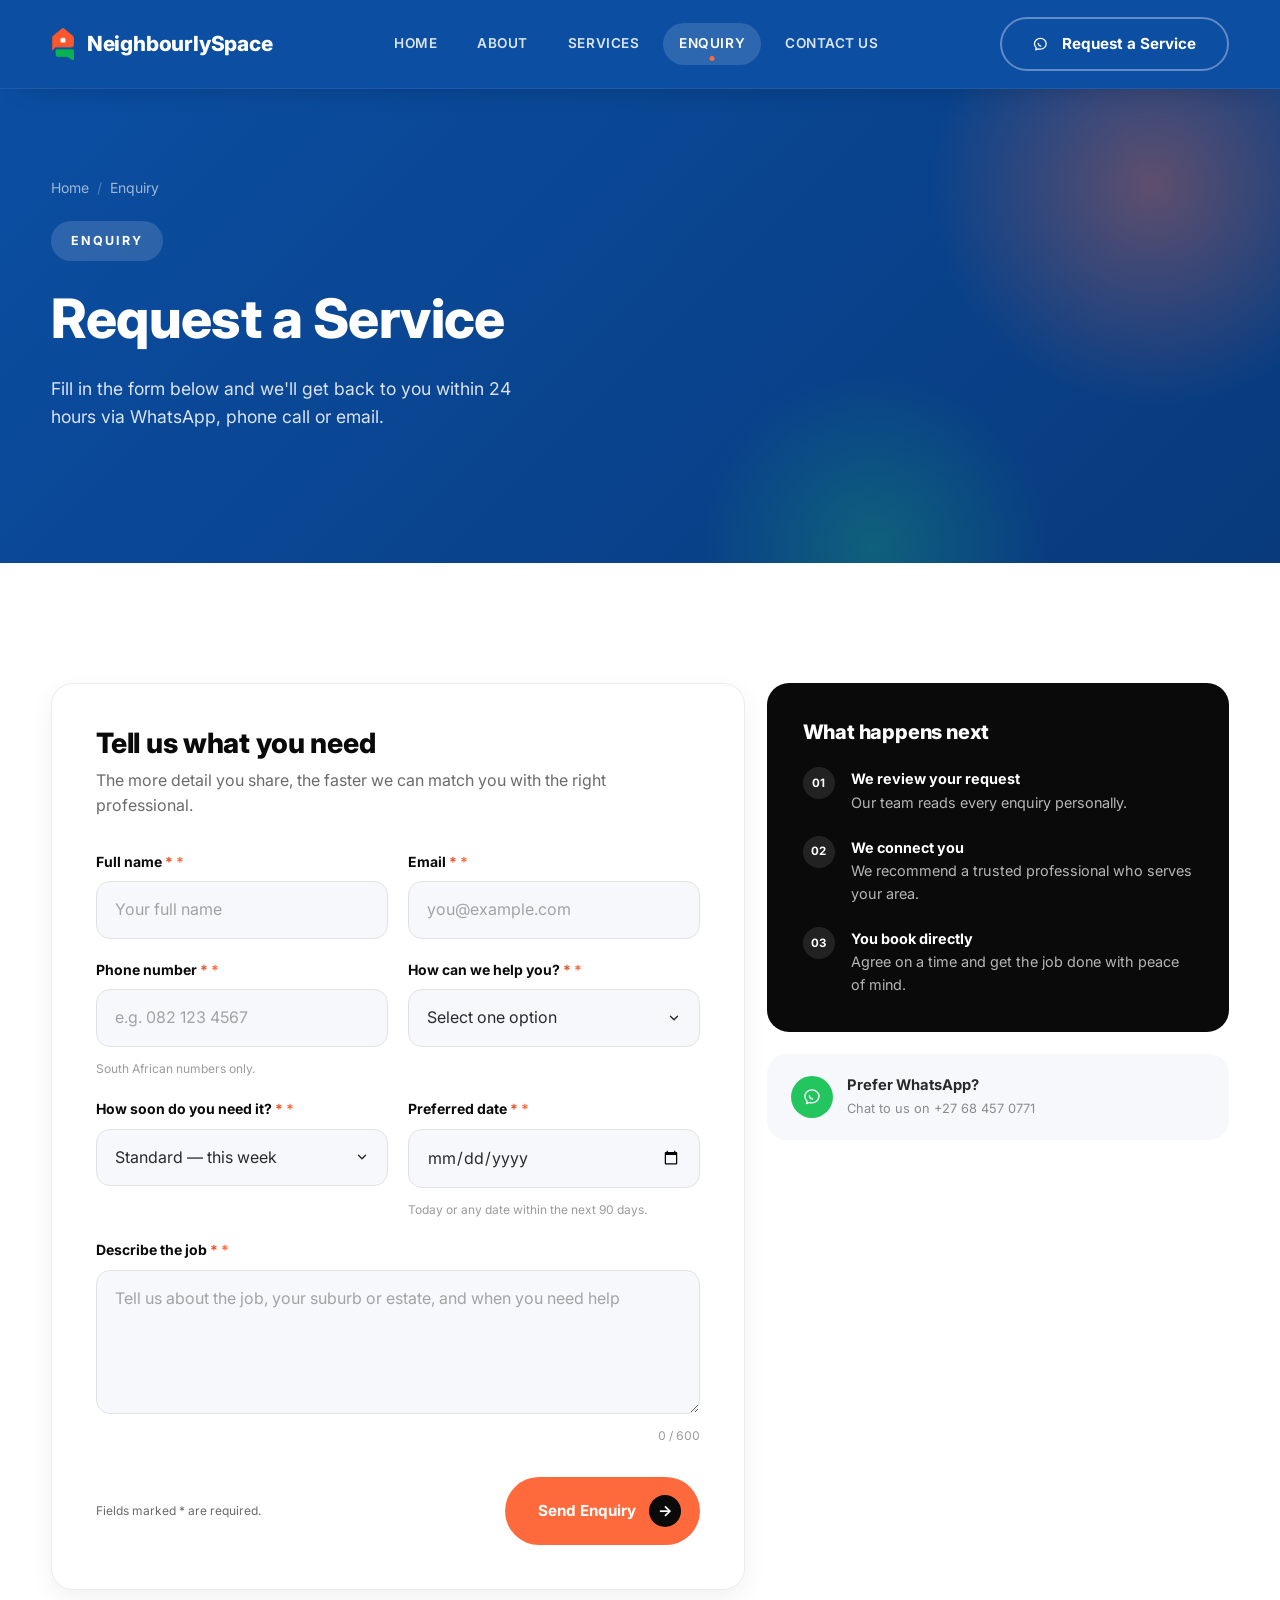
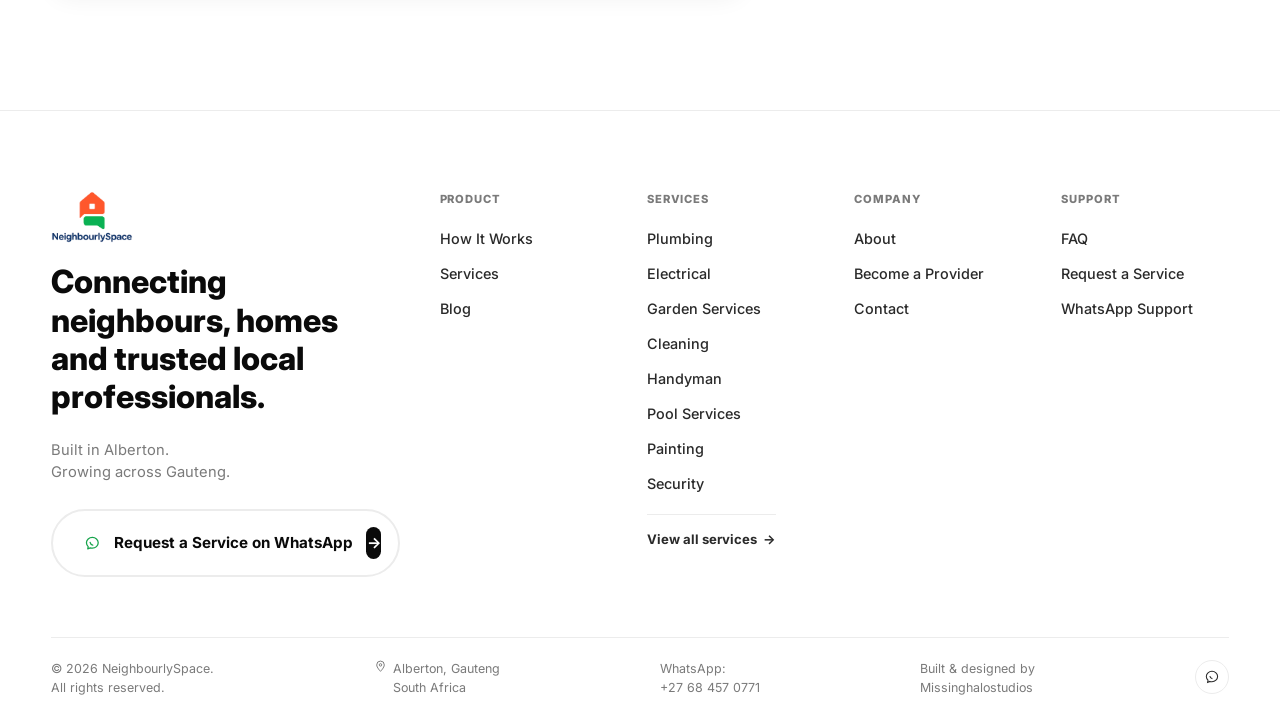
<file: enquiry.html>
<!DOCTYPE html>
<html lang="en">

<head>
    <meta charset="UTF-8">

    <!-- Makes the page responsive on mobile devices -->
    <meta name="viewport" content="width=device-width, initial-scale=1.0">

    <title>Request a Service | Get an Indicative Quote | NeighbourlySpace</title>

    <!-- SEO: description and keywords are what a search engine shows and
         indexes; canonical names the one true URL for this page -->
    <meta name="description" content="Send a service request to NeighbourlySpace and get an indicative cost range and call-back time straight away. Vetted professionals across Alberton and the East Rand.">
    <meta name="keywords" content="request a service Alberton, home service quote Gauteng, book a plumber Alberton, book an electrician Alberton, service enquiry form">
    <meta name="author" content="Junior Lehlogonolo Matseke">
    <meta name="robots" content="index, follow">
    <meta name="theme-color" content="#0b4ea2">
    <link rel="canonical" href="https://lehlogonolomatseke37.github.io/wede5020PART2/enquiry.html">

    <!-- Open Graph and Twitter: the preview card when the page is shared -->
    <meta property="og:type" content="website">
    <meta property="og:site_name" content="NeighbourlySpace">
    <meta property="og:title" content="Request a Service | Get an Indicative Quote | NeighbourlySpace">
    <meta property="og:description" content="Send a service request to NeighbourlySpace and get an indicative cost range and call-back time straight away. Vetted professionals across Alberton and the East Rand.">
    <meta property="og:url" content="https://lehlogonolomatseke37.github.io/wede5020PART2/enquiry.html">
    <meta property="og:image" content="https://lehlogonolomatseke37.github.io/wede5020PART2/images/logo-full.png">
    <meta property="og:locale" content="en_ZA">
    <meta name="twitter:card" content="summary_large_image">
    <meta name="twitter:title" content="Request a Service | Get an Indicative Quote | NeighbourlySpace">
    <meta name="twitter:description" content="Send a service request to NeighbourlySpace and get an indicative cost range and call-back time straight away. Vetted professionals across Alberton and the East Rand.">
    <meta name="twitter:image" content="https://lehlogonolomatseke37.github.io/wede5020PART2/images/logo-full.png">

    <link rel="icon" type="image/png" href="images/favicon.png">

    <!-- Inter typeface (Google Fonts). preconnect opens the connection
         early so text renders in the brand font sooner. -->
    <link rel="preconnect" href="https://fonts.googleapis.com">
    <link rel="preconnect" href="https://fonts.gstatic.com" crossorigin>
    <link rel="stylesheet" href="https://fonts.googleapis.com/css2?family=Inter:wght@400;500;600;700;800&amp;display=swap">

    <!-- External stylesheet shared by all five pages -->
    <link rel="stylesheet" href="css/style.css">
</head>

<body>

    <!-- Lets keyboard users jump straight past the navigation -->
    <a class="skip-link" href="#main">Skip to main content</a>

    <!-- Website Header: logo + primary navigation, identical on all 5 pages -->
    <header class="site-header">
        <div class="container header-inner">

            <a class="brand" href="index.html">
                <!-- WebP for modern browsers, PNG fallback; 2x file for retina screens -->
                <picture>
                    <source type="image/webp" srcset="images/logo-mark-48.webp 1x, images/logo-mark-96.webp 2x">
                    <img src="images/logo.png" alt="" width="24" height="34">
                </picture>
                NeighbourlySpace
            </a>

            <!-- CSS-only mobile menu: the hidden checkbox stores the open/closed
                 state and the label is the visible hamburger button (<=768px) -->
            <input type="checkbox" id="nav-toggle" class="nav-toggle" aria-label="Show or hide the navigation menu">
            <label for="nav-toggle" class="nav-toggle-label" aria-hidden="true"><span></span></label>

            <nav class="site-nav" aria-label="Primary">
                <ul class="menu">
                    <li><a href="index.html">Home</a></li>
                    <li><a href="about.html">About</a></li>
                    <li><a href="services.html">Services</a></li>
                    <li><a href="enquiry.html" aria-current="page">Enquiry</a></li>
                    <li><a href="contact-us.html">Contact Us</a></li>
                </ul>
            </nav>

            <a class="btn btn-secondary header-cta" href="https://wa.me/27684570771?text=Hi%20NeighbourlySpace%2C%20I%27d%20like%20to%20request%20a%20service" target="_blank" rel="noopener">
                <svg width="15" height="15" viewBox="0 0 24 24" fill="none" stroke="currentColor" stroke-width="1.8" stroke-linecap="round" stroke-linejoin="round" aria-hidden="true"><path d="M12 3.5C7.3 3.5 3.5 7 3.5 11.3c0 2.1 1 4 2.5 5.4L5.4 20l3.6-1.4c.9.3 1.9.4 2.9.4 4.7 0 8.5-3.5 8.5-7.8S16.6 3.5 12 3.5z"/><path d="M8.8 10.6c.3 1.7 2.1 3.5 3.8 3.8"/></svg>
                Request a Service
            </a>

        </div>
    </header>

    <!-- Main Page Content -->
    <main id="main">

        <!-- Page hero: same blue gradient as the homepage so every page
             carries the brand identity; breadcrumb shows where you are -->
        <section class="page-hero">
            <div class="container page-hero-inner">
                <nav aria-label="Breadcrumb">
                    <ol class="breadcrumb">
                        <li><a href="index.html">Home</a></li>
                        <li aria-current="page">Enquiry</li>
                    </ol>
                </nav>
                <p class="tag">Enquiry</p>
                <h1>Request a Service</h1>
                <p class="lead">Fill in the form below and we'll get back to you within 24 hours via WhatsApp, phone call or email.</p>
            </div>
        </section>

        <section class="section">
            <div class="container enquiry-grid">

                <!-- The form keeps its HTML5 validation attributes (required,
                     type, pattern, maxlength) as a baseline. js/forms.js adds
                     field-level messages, then processes the request and
                     answers with an indicative cost and call-back time -->
                <div class="card form-card">
                    <h2>Tell us what you need</h2>
                    <p>The more detail you share, the faster we can match you with the right professional.</p>

                    <form action="#" method="post" id="enquiry-form">
                        <div class="form-grid">
                            <div class="field">
                                <label for="fullname">Full name <span class="req" aria-hidden="true">*</span></label>
                                <input type="text" id="fullname" name="fullname" autocomplete="name"
                                    placeholder="Your full name" minlength="2" maxlength="60"
                                    aria-describedby="fullname-error" required>
                                <p class="field-error" id="fullname-error" role="alert"></p>
                            </div>
                            <div class="field">
                                <label for="email">Email <span class="req" aria-hidden="true">*</span></label>
                                <input type="email" id="email" name="email" autocomplete="email"
                                    placeholder="you@example.com" aria-describedby="email-error" required>
                                <p class="field-error" id="email-error" role="alert"></p>
                            </div>
                            <div class="field">
                                <label for="phone">Phone number <span class="req" aria-hidden="true">*</span></label>
                                <!-- pattern accepts 0XX XXX XXXX and +27 XX XXX XXXX,
                                     with or without spaces -->
                                <input type="tel" id="phone" name="phone" autocomplete="tel"
                                    placeholder="e.g. 082 123 4567"
                                    pattern="(\+27|0)[\s-]?\d{2}[\s-]?\d{3}[\s-]?\d{4}"
                                    aria-describedby="phone-hint phone-error" required>
                                <p class="field-hint" id="phone-hint">South African numbers only.</p>
                                <p class="field-error" id="phone-error" role="alert"></p>
                            </div>
                            <div class="field">
                                <!-- Options mirror the 8 services on services.html, plus
                                     business / general / support enquiries -->
                                <label for="service">How can we help you? <span class="req" aria-hidden="true">*</span></label>
                                <select id="service" name="service" aria-describedby="service-error" required>
                                    <option value="">Select one option</option>
                                    <option value="plumbing">Plumbing Services</option>
                                    <option value="electrical">Electrical Services</option>
                                    <option value="garden">Garden Services</option>
                                    <option value="cleaning">Cleaning Services</option>
                                    <option value="handyman">Handyman Services</option>
                                    <option value="pool">Pool Services</option>
                                    <option value="painting">Painting Services</option>
                                    <option value="security">Security Services</option>
                                    <option value="business">I am a business looking to join NeighbourlySpace</option>
                                    <option value="general">General Enquiry</option>
                                    <option value="support">Technical Support</option>
                                </select>
                                <p class="field-error" id="service-error" role="alert"></p>
                            </div>
                            <div class="field">
                                <label for="urgency">How soon do you need it? <span class="req" aria-hidden="true">*</span></label>
                                <select id="urgency" name="urgency" aria-describedby="urgency-error" required>
                                    <option value="">Select one option</option>
                                    <option value="emergency">Emergency &mdash; today</option>
                                    <option value="urgent">Urgent &mdash; within 48 hours</option>
                                    <option value="standard" selected>Standard &mdash; this week</option>
                                </select>
                                <p class="field-error" id="urgency-error" role="alert"></p>
                            </div>
                            <div class="field">
                                <label for="preferred-date">Preferred date <span class="req" aria-hidden="true">*</span></label>
                                <input type="date" id="preferred-date" name="preferred-date"
                                    aria-describedby="preferred-date-hint preferred-date-error" required>
                                <p class="field-hint" id="preferred-date-hint">Today or any date within the next 90 days.</p>
                                <p class="field-error" id="preferred-date-error" role="alert"></p>
                            </div>
                            <div class="field full">
                                <label for="message">Describe the job <span class="req" aria-hidden="true">*</span></label>
                                <textarea id="message" name="message" maxlength="600" minlength="20"
                                    placeholder="Tell us about the job, your suburb or estate, and when you need help"
                                    aria-describedby="message-counter message-error" required></textarea>
                                <p class="field-hint char-counter" id="message-counter">0 / 600</p>
                                <p class="field-error" id="message-error" role="alert"></p>
                            </div>
                        </div>

                        <div class="form-actions">
                            <small>Fields marked <span aria-hidden="true">*</span> are required.</small>
                            <button type="submit" class="btn btn-primary">Send Enquiry <span class="arrow" aria-hidden="true">&rarr;</span></button>
                        </div>
                    </form>

                    <!-- JavaScript writes the processed response in here -->
                    <div class="response-panel" id="enquiry-response" hidden></div>
                </div>

                <!-- Sidebar: sets expectations and offers WhatsApp as a faster option -->
                <aside class="enquiry-aside" aria-label="What happens after you enquire">
                    <div class="card-dark next-steps">
                        <h3>What happens next</h3>
                        <ol>
                            <li><strong>We review your request</strong>Our team reads every enquiry personally.</li>
                            <li><strong>We connect you</strong>We recommend a trusted professional who serves your area.</li>
                            <li><strong>You book directly</strong>Agree on a time and get the job done with peace of mind.</li>
                        </ol>
                    </div>
                    <a class="wa-banner" href="https://wa.me/27684570771?text=Hi%20NeighbourlySpace%2C%20I%27d%20like%20to%20request%20a%20service" target="_blank" rel="noopener">
                        <span class="wa-icon"><svg width="20" height="20" viewBox="0 0 24 24" fill="none" stroke="#fff" stroke-width="1.6" stroke-linecap="round" stroke-linejoin="round" aria-hidden="true"><path d="M12 3.5C7.3 3.5 3.5 7 3.5 11.3c0 2.1 1 4 2.5 5.4L5.4 20l3.6-1.4c.9.3 1.9.4 2.9.4 4.7 0 8.5-3.5 8.5-7.8S16.6 3.5 12 3.5z"/><path d="M8.8 10.6c.3 1.7 2.1 3.5 3.8 3.8"/></svg></span>
                        <span>
                            <strong>Prefer WhatsApp?</strong>
                            <span>Chat to us on +27 68 457 0771</span>
                        </span>
                    </a>
                </aside>

            </div>
        </section>

    </main>

    <!-- Website Footer: full sitemap + contact details on every page -->
    <footer class="site-footer">
        <div class="container">
            <div class="footer-grid">

                <div class="footer-brand">
                    <picture>
                        <source type="image/webp" srcset="images/logo-full-460.webp 460w, images/logo-full-920.webp 920w" sizes="5.25rem">
                        <img src="images/logo-full.png" alt="NeighbourlySpace logo" width="81" height="52" loading="lazy">
                    </picture>
                    <p class="footer-statement">Connecting neighbours, homes and trusted local professionals.</p>
                    <p class="footer-tagline">Built in Alberton.<br>Growing across Gauteng.</p>
                    <a class="btn btn-outline" href="https://wa.me/27684570771?text=Hi%20NeighbourlySpace%2C%20I%27d%20like%20to%20request%20a%20service" target="_blank" rel="noopener">
                        <svg width="16" height="16" viewBox="0 0 24 24" fill="none" stroke="var(--green-deep)" stroke-width="1.8" stroke-linecap="round" stroke-linejoin="round" aria-hidden="true"><path d="M12 3.5C7.3 3.5 3.5 7 3.5 11.3c0 2.1 1 4 2.5 5.4L5.4 20l3.6-1.4c.9.3 1.9.4 2.9.4 4.7 0 8.5-3.5 8.5-7.8S16.6 3.5 12 3.5z"/><path d="M8.8 10.6c.3 1.7 2.1 3.5 3.8 3.8"/></svg>
                        Request a Service on WhatsApp <span class="arrow" aria-hidden="true">→</span>
                    </a>
                </div>

                <div class="footer-product">
                    <p class="footer-head">Product</p>
                    <ul class="footer-links">
                        <li><a href="index.html#how-it-works">How It Works</a></li>
                        <li><a href="services.html">Services</a></li>
                        <li><a href="index.html#blog">Blog</a></li>
                    </ul>
                </div>

                <div class="footer-services">
                    <p class="footer-head">Services</p>
                    <ul class="footer-links">
                        <li><a href="services.html#plumbing">Plumbing</a></li>
                        <li><a href="services.html#electrical">Electrical</a></li>
                        <li><a href="services.html#garden">Garden Services</a></li>
                        <li><a href="services.html#cleaning">Cleaning</a></li>
                        <li><a href="services.html#handyman">Handyman</a></li>
                        <li><a href="services.html#pool">Pool Services</a></li>
                        <li><a href="services.html#painting">Painting</a></li>
                        <li><a href="services.html#security">Security</a></li>
                    </ul>
                    <a class="footer-view-all" href="services.html">View all services <span aria-hidden="true">→</span></a>
                </div>

                <div class="footer-company">
                    <p class="footer-head">Company</p>
                    <ul class="footer-links">
                        <li><a href="about.html">About</a></li>
                        <li><a href="enquiry.html">Become a Provider</a></li>
                        <li><a href="contact-us.html">Contact</a></li>
                    </ul>
                </div>

                <div class="footer-support">
                    <p class="footer-head">Support</p>
                    <ul class="footer-links">
                        <li><a href="index.html#faq">FAQ</a></li>
                        <li><a href="enquiry.html">Request a Service</a></li>
                        <li><a href="https://wa.me/27684570771?text=Hi%20NeighbourlySpace%2C%20I%20need%20some%20help" target="_blank" rel="noopener">WhatsApp Support</a></li>
                    </ul>
                </div>

            </div>

            <div class="footer-bottom">
                <p>&copy; 2026 NeighbourlySpace.<br>All rights reserved.</p>
                <p class="footer-loc">
                    <svg width="13" height="13" viewBox="0 0 24 24" fill="none" stroke="#7A7A7A" stroke-width="1.8" aria-hidden="true"><path d="M12 21s7-7.1 7-12a7 7 0 10-14 0c0 4.9 7 12 7 12z"/><circle cx="12" cy="9" r="2.3"/></svg>
                    Alberton, Gauteng<br>South Africa
                </p>
                <p>WhatsApp:<br><a href="https://wa.me/27684570771?text=Hi%20NeighbourlySpace%2C%20I%27d%20like%20to%20request%20a%20service" target="_blank" rel="noopener">+27 68 457 0771</a></p>
                <p>Built &amp; designed by<br>Missinghalostudios</p>
                <div class="footer-social">
                    <a href="https://wa.me/27684570771?text=Hi%20NeighbourlySpace%2C%20I%27d%20like%20to%20request%20a%20service" target="_blank" rel="noopener" aria-label="Chat to NeighbourlySpace on WhatsApp">
                        <svg width="16" height="16" viewBox="0 0 24 24" fill="none" stroke="var(--text)" stroke-width="1.6" aria-hidden="true"><path d="M12 3.5C7.3 3.5 3.5 7 3.5 11.3c0 2.1 1 4 2.5 5.4L5.4 20l3.6-1.4c.9.3 1.9.4 2.9.4 4.7 0 8.5-3.5 8.5-7.8S16.6 3.5 12 3.5z"/><path d="M8.8 10.6c.3 1.7 2.1 3.5 3.8 3.8"/></svg>
                    </a>
                </div>
            </div>
        </div>
    </footer>


    <!-- Scripts are deferred: they download in parallel with the
         page and run in order once the HTML is parsed, so nothing
         blocks the first paint -->
    <script src="js/app.js" defer></script>
    <script src="js/forms.js" defer></script>

</body>

</html>
</file>
<file: css/style.css>
/* =====================================================================
   NeighbourlySpace — Main Stylesheet
   WEDE5020 POE Part 2 · Lehlogonolo Matseke (ST10531956)

   One external stylesheet shared by all five pages. It is written
   desktop-first: sections 1–13 style the desktop solution, section 14
   adapts it for tablet (<=1024px), small tablet (<=768px) and mobile
   (<=480px).

   CONTENTS
   1.  Design tokens (custom properties)
   2.  CSS reset
   3.  Base styles & typography
   4.  Layout primitives
   5.  Buttons & links
   6.  Header & navigation
   7.  Heroes (home + inner pages)
   8.  Shared components (cards, tags, banners)
   9.  Home page
   10. About page
   11. Services page
   12. Enquiry & Contact pages
   13. Footer
   14. Responsive design (media queries)
   15. Accessibility preferences
   16. Part 3 — interactive components (JS-enhanced)
   ===================================================================== */


/* =====================================================================
   1. DESIGN TOKENS
   Brand values live in one place so every page inherits the same
   identity through the cascade. Changing --blue here recolours the
   header, heroes and accents site-wide.
   ===================================================================== */

:root {
    /* Brand colours (taken from the NeighbourlySpace logo and design) */
    --blue: #0B4EA2;
    --blue-deep: #083A7C;
    --orange: #FF6A3D;
    --orange-deep: #E8552A;
    --green: #22C55E;
    --green-deep: #16A34A;
    --red: #E8453C;
    --star: #FFC94A;

    /* Neutrals */
    --dark: #0A0A0A;
    --dark-soft: #1C1C1C;
    --text: #2A2A2A;
    --muted: #6B6B6B;
    --subtle: #9B9B9B;
    --line: #ECECEC;
    --light: #F7F8FB;
    --white: #FFFFFF;
    --mint: #EFFBF3;

    /* Typography */
    --font-sans: 'Inter', system-ui, -apple-system, 'Segoe UI', Roboto, sans-serif;
    --fs-2xs: 0.625rem;   /* 10px */
    --fs-xs: 0.75rem;     /* 12px */
    --fs-sm: 0.875rem;    /* 14px */
    --fs-base: 1rem;      /* 16px */
    --fs-md: 1.125rem;    /* 18px */
    --fs-lg: 1.375rem;    /* 22px */
    --fs-xl: 1.75rem;     /* 28px */
    --fs-2xl: 2.8rem;     /* 45px — section headings */
    --fs-3xl: 3.4rem;     /* 54px — page headings */
    --lh-tight: 1.1;
    --lh-snug: 1.3;
    --lh-body: 1.6;

    /* Spacing scale (rem, so it grows with the user's font size) */
    --space-2xs: 0.25rem;
    --space-xs: 0.5rem;
    --space-sm: 0.875rem;
    --space-md: 1.375rem;
    --space-lg: 2rem;
    --space-xl: 3rem;
    --space-2xl: 4.5rem;
    --section-pad: 7.5rem;

    /* Shape & depth */
    --radius-sm: 0.875rem;
    --radius-md: 1.375rem;
    --radius-lg: 1.75rem;
    --pill: 999px;
    --shadow-sm: 0 0.5rem 1.5rem rgba(10, 10, 10, 0.06);
    --shadow: 0 1.5rem 3.75rem rgba(10, 10, 10, 0.08);
    --ring: 0 0 0 0.25rem rgba(255, 106, 61, 0.35);

    --container: 75rem;   /* 1200px */
    --header-h: 5.5rem;
    --ease: 0.25s ease;
}


/* =====================================================================
   2. CSS RESET
   Removes inconsistent browser defaults so Chrome, Safari, Firefox and
   Edge all start from the same baseline (adapted from Bell, 2023).
   ===================================================================== */

*,
*::before,
*::after {
    box-sizing: border-box;
    margin: 0;
    padding: 0;
}

html {
    -webkit-text-size-adjust: 100%;
    text-size-adjust: 100%;
    scroll-behavior: smooth;
    /* Stops in-page links (#faq) hiding under the sticky header */
    scroll-padding-top: var(--header-h);
}

img,
picture,
svg {
    display: block;
    max-width: 100%;
}

img {
    height: auto;
}

input,
button,
textarea,
select {
    font: inherit;
    color: inherit;
}

ul,
ol {
    list-style: none;
}

a {
    color: inherit;
    text-decoration: none;
}

button {
    background: none;
    border: none;
    cursor: pointer;
}

h1,
h2,
h3,
h4,
h5,
p {
    overflow-wrap: break-word;
}


/* =====================================================================
   3. BASE STYLES & TYPOGRAPHY
   ===================================================================== */

body {
    min-height: 100vh;
    font-family: var(--font-sans);
    font-size: var(--fs-base);
    font-weight: 400;
    line-height: var(--lh-body);
    color: var(--text);
    background-color: var(--white);
    text-rendering: optimizeLegibility;
    -webkit-font-smoothing: antialiased;
}

h1,
h2,
h3,
h4,
h5 {
    color: var(--dark);
    font-weight: 800;
    line-height: var(--lh-tight);
    letter-spacing: -0.01em;
}

h1 {
    font-size: var(--fs-3xl);
}

h2 {
    font-size: var(--fs-2xl);
    line-height: 1.12;
}

h3 {
    font-size: var(--fs-lg);
    line-height: var(--lh-snug);
}

h4 {
    font-size: var(--fs-md);
    line-height: var(--lh-snug);
}

h5 {
    font-size: var(--fs-base);
    line-height: var(--lh-snug);
}

strong,
b {
    font-weight: 700;
}

small {
    font-size: var(--fs-xs);
}

::selection {
    background-color: var(--orange);
    color: var(--white);
}

/* Keyboard focus is always visible, but not shown on mouse click */
:focus-visible {
    outline: 0.1875rem solid var(--orange);
    outline-offset: 0.1875rem;
    border-radius: 0.25rem;
}

/* Hidden from sight, still read by screen readers */
.visually-hidden {
    position: absolute;
    width: 1px;
    height: 1px;
    overflow: hidden;
    clip: rect(0 0 0 0);
    clip-path: inset(50%);
    white-space: nowrap;
}

.skip-link {
    position: absolute;
    top: -3rem;
    left: 1rem;
    z-index: 200;
    padding: var(--space-xs) var(--space-sm);
    border-radius: var(--pill);
    background-color: var(--white);
    color: var(--dark);
    font-weight: 700;
    transition: top var(--ease);
}

.skip-link:focus {
    top: 1rem;
}


/* =====================================================================
   4. LAYOUT PRIMITIVES
   Reusable classes keep selector count low: every page uses the same
   .container, section spacing and .section-head pattern.
   ===================================================================== */

.container {
    width: min(var(--container), 92%);
    margin-inline: auto;
}

.section {
    padding-block: var(--section-pad);
}

.section-light {
    background-color: var(--light);
}

.section-tight {
    padding-top: 0;
}

.eyebrow,
.tag {
    display: inline-flex;
    align-items: center;
    gap: var(--space-xs);
    padding: 0.625rem 1.25rem;
    border-radius: var(--pill);
    font-size: 0.78rem;
    font-weight: 700;
    letter-spacing: 0.125rem;
    text-transform: uppercase;
}

.eyebrow {
    margin-bottom: var(--space-md);
    background-color: var(--light);
    color: var(--text);
}

.section-light .eyebrow {
    background-color: var(--white);
}

/* Inside a white card the pill needs the light fill again */
.section-light .card .eyebrow {
    background-color: var(--light);
}

/* Heading on the left, supporting copy on the right */
.section-head {
    display: flex;
    justify-content: space-between;
    align-items: flex-end;
    gap: 3.75rem;
    margin-bottom: var(--space-2xl);
}

.section-head > p,
.section-head-aside {
    max-width: 26.25rem;
    color: var(--muted);
    font-size: 1.02rem;
}

.section-head-aside p {
    margin-bottom: var(--space-sm);
}

.section-head.center {
    flex-direction: column;
    align-items: center;
    max-width: 40rem;
    margin-inline: auto;
    text-align: center;
    gap: var(--space-sm);
}

.muted {
    color: var(--muted);
}


/* =====================================================================
   5. BUTTONS & LINKS
   One .btn base class + small modifier classes (cascade in action).
   ===================================================================== */

.btn {
    display: inline-flex;
    align-items: center;
    justify-content: center;
    gap: 0.875em;
    padding: 1.0625em 2em;
    border: 0.125rem solid transparent;
    border-radius: var(--pill);
    font-size: 0.95rem;
    font-weight: 700;
    line-height: 1.2;
    white-space: nowrap;
    cursor: pointer;
    transition: transform var(--ease), box-shadow var(--ease), background-color var(--ease), color var(--ease), border-color var(--ease);
}

.btn svg {
    width: 1.1em;
    height: 1.1em;
    flex-shrink: 0;
}

.btn:hover {
    transform: translateY(-0.1875rem);
}

.btn:active {
    transform: translateY(0) scale(0.98);
}

.btn-primary {
    background-color: var(--orange);
    color: var(--white);
}

.btn-primary:hover {
    background-color: var(--orange-deep);
    box-shadow: 0 1rem 1.875rem -0.75rem rgba(255, 106, 61, 0.55);
}

.btn-white {
    background-color: var(--white);
    color: var(--dark);
}

.btn-white:hover {
    box-shadow: 0 1rem 1.875rem -0.75rem rgba(0, 0, 0, 0.35);
}

/* Small dark circle holding the arrow, as in the brand design */
.btn .arrow {
    display: inline-flex;
    align-items: center;
    justify-content: center;
    width: 2rem;
    height: 2rem;
    margin-right: -0.875rem;
    border-radius: var(--pill);
    background-color: var(--dark);
    color: var(--white);
    transition: transform var(--ease);
}

.btn:hover .arrow {
    transform: translateX(0.1875rem);
}

.btn-dark {
    background-color: var(--dark);
    color: var(--white);
}

.btn-dark:hover {
    background-color: var(--dark-soft);
}

.btn-dark .arrow,
.btn-whatsapp .arrow {
    background-color: var(--white);
    color: var(--dark);
}

.btn-secondary {
    border-color: rgba(255, 255, 255, 0.35);
    color: var(--white);
}

.btn-secondary:hover {
    background-color: rgba(255, 255, 255, 0.12);
    border-color: rgba(255, 255, 255, 0.6);
}

.btn-whatsapp {
    background-color: var(--green-deep);
    color: var(--white);
}

.btn-whatsapp:hover {
    background-color: #12883D;
    box-shadow: 0 1rem 1.875rem -0.75rem rgba(22, 163, 74, 0.55);
}

.btn-outline {
    border-color: var(--line);
    background-color: var(--white);
    color: var(--dark);
}

.btn-outline:hover {
    border-color: var(--dark);
}

.buttons {
    display: flex;
    flex-wrap: wrap;
    gap: var(--space-sm);
}

/* Text link with an animated arrow, used on cards */
.link-arrow {
    display: inline-flex;
    align-items: center;
    gap: var(--space-xs);
    font-size: var(--fs-sm);
    font-weight: 700;
    color: var(--dark);
    border-bottom: 0.125rem solid transparent;
    transition: border-color var(--ease), gap var(--ease);
}

.link-arrow::after {
    content: "→";
    transition: transform var(--ease);
}

.link-arrow:hover {
    border-color: currentColor;
}

.link-arrow:hover::after {
    transform: translateX(0.25rem);
}

.link-arrow.on-dark {
    color: var(--white);
}


/* =====================================================================
   6. HEADER & NAVIGATION
   Sticky on every page. On small screens the menu collapses behind a
   CSS-only toggle (hidden checkbox + label, see Coyier, 2011).
   ===================================================================== */

.site-header {
    position: sticky;
    top: 0;
    z-index: 100;
    background-color: var(--blue);
    border-bottom: 1px solid rgba(255, 255, 255, 0.08);
    box-shadow: 0 0.75rem 2rem -1.5rem rgba(0, 0, 0, 0.45);
}

.header-inner {
    display: flex;
    align-items: center;
    justify-content: space-between;
    gap: var(--space-lg);
    min-height: var(--header-h);
}

.brand {
    display: inline-flex;
    align-items: center;
    gap: 0.75rem;
    color: var(--white);
    font-size: 1.3rem;
    font-weight: 800;
    letter-spacing: -0.01em;
}

.brand img {
    width: auto;
    height: 2.125rem;
}

.site-nav .menu {
    display: flex;
    align-items: center;
    gap: 0.5rem;
}

.site-nav .menu a {
    position: relative;
    display: block;
    padding: 0.625rem 1rem;
    border-radius: var(--pill);
    color: var(--white);
    font-size: 0.85rem;
    font-weight: 600;
    letter-spacing: 0.04em;
    text-transform: uppercase;
    opacity: 0.85;
    transition: opacity var(--ease), background-color var(--ease);
}

.site-nav .menu a:hover,
.site-nav .menu a:focus-visible {
    opacity: 1;
    background-color: rgba(255, 255, 255, 0.1);
}

/* Current page indicator (attribute selector on aria-current) */
.site-nav .menu a[aria-current="page"] {
    opacity: 1;
    background-color: rgba(255, 255, 255, 0.14);
}

.site-nav .menu a[aria-current="page"]::after {
    content: "";
    position: absolute;
    left: 50%;
    bottom: 0.25rem;
    width: 0.3125rem;
    height: 0.3125rem;
    border-radius: var(--pill);
    background-color: var(--orange);
    transform: translateX(-50%);
}

/* Toggle is only shown on small screens (see section 14) */
.nav-toggle {
    position: absolute;
    opacity: 0;
    width: 1px;
    height: 1px;
}

.nav-toggle-label {
    display: none;
}


/* =====================================================================
   7. HEROES
   ===================================================================== */

.hero,
.page-hero {
    position: relative;
    overflow: hidden;
    background: linear-gradient(135deg, var(--blue) 0%, var(--blue-deep) 100%);
    color: var(--white);
}

.hero {
    padding-block: 5.5rem 6.875rem;
}

.hero-grid {
    display: grid;
    grid-template-columns: 1fr 1fr;
    align-items: center;
    gap: 4.375rem;
}

.tag {
    margin-bottom: 1.75rem;
    background-color: rgba(255, 255, 255, 0.14);
    color: var(--white);
}

.hero h1,
.page-hero h1 {
    margin-bottom: 1.625rem;
    color: var(--white);
}

.hero-copy > p,
.page-hero .lead {
    max-width: 31.25rem;
    margin-bottom: 2.25rem;
    color: rgba(255, 255, 255, 0.85);
    font-size: 1.1rem;
}

.hero .buttons {
    margin-bottom: 2.125rem;
}

.hero .cta-note {
    max-width: 28.75rem;
    margin: -1.125rem 0 1.875rem;
    color: rgba(255, 255, 255, 0.65);
    font-size: 0.85rem;
    line-height: 1.5;
}

.rating {
    display: flex;
    align-items: center;
    gap: var(--space-sm);
}

.stars {
    color: var(--star);
    font-size: 1.1rem;
    letter-spacing: 0.125rem;
}

.rating span:last-child {
    color: rgba(255, 255, 255, 0.85);
    font-size: 0.9rem;
    font-weight: 600;
    line-height: 1.4;
}

.rating small {
    display: block;
    margin-top: 0.25rem;
    color: rgba(255, 255, 255, 0.45);
    font-size: 0.72rem;
    font-weight: 400;
}

/* Phone mockup with floating "pop" cards */
.phone-wrap {
    position: relative;
    max-width: 26.25rem;
    margin-inline: auto;
}

.hero-mockup-img {
    position: relative;
    z-index: 2;
    width: 100%;
    max-width: 18.75rem;
    margin-inline: auto;
    filter: drop-shadow(0 2.5rem 4.375rem rgba(0, 0, 0, 0.35));
}

.pop-card {
    position: absolute;
    z-index: 3;
    width: 9.25rem;
    padding: 0.75rem 0.875rem;
    border-radius: var(--radius-sm);
    background-color: var(--white);
    color: var(--text);
    box-shadow: var(--shadow);
    transition: transform var(--ease);
}

.pop-card:hover {
    transform: translateY(-0.25rem) rotate(-1deg);
}

.pop-icon {
    display: flex;
    align-items: center;
    justify-content: center;
    width: 1.5rem;
    height: 1.5rem;
    margin-bottom: 0.4375rem;
    border-radius: 0.4375rem;
}

.pop-icon svg {
    width: 0.8125rem;
    height: 0.8125rem;
}

.pop-title {
    margin-bottom: 0.375rem;
    color: var(--dark);
    font-size: 0.72rem;
    font-weight: 800;
}

.pop-tools { top: 6%; left: -25%; }
.pop-chats { top: 4%; right: -25%; }
.pop-calendar { top: 56%; right: -25%; }
.pop-loadshedding { top: 56%; left: -25%; }

.text-orange { color: var(--orange); }
.text-green { color: var(--green-deep); }
.text-blue { color: var(--blue); }

.bg-orange { background-color: var(--orange); }
.bg-blue { background-color: var(--blue); }
.bg-green { background-color: var(--green); }
.bg-red { background-color: var(--red); }

.tool-list li,
.cal-row {
    display: flex;
    align-items: center;
    gap: 0.4375rem;
    padding: 0.25rem 0;
    border-top: 1px solid #F0F0F0;
    font-size: 0.64rem;
    font-weight: 600;
}

.tool-list li:first-child,
.cal-row:first-of-type {
    border-top: none;
    padding-top: 0;
}

.dot {
    flex-shrink: 0;
    width: 0.375rem;
    height: 0.375rem;
    border-radius: var(--pill);
}

.chat-msg {
    margin-top: 0.375rem;
    font-size: 0.62rem;
    line-height: 1.3;
}

.chat-msg:first-of-type {
    margin-top: 0;
}

.chat-msg b,
.load-msg b {
    display: block;
    font-size: 0.6rem;
}

.cal-row {
    justify-content: space-between;
    font-size: 0.62rem;
}

.cal-row span {
    color: var(--green-deep);
    font-weight: 800;
}

.cal-row strong {
    font-weight: 600;
    text-align: right;
}

.load-msg {
    font-size: 0.64rem;
    line-height: 1.4;
}

.load-msg b {
    margin-top: 0.125rem;
    color: var(--red);
}

/* Inner-page hero: same gradient, shorter, with a soft brand glow */
.page-hero {
    padding-block: 5.5rem 6rem;
}

.page-hero::before,
.page-hero::after {
    content: "";
    position: absolute;
    border-radius: var(--pill);
    pointer-events: none;
}

.page-hero::before {
    top: -8rem;
    right: -6rem;
    width: 28rem;
    height: 28rem;
    background: radial-gradient(circle, rgba(255, 106, 61, 0.35) 0%, rgba(255, 106, 61, 0) 70%);
}

.page-hero::after {
    bottom: -10rem;
    right: 18%;
    width: 22rem;
    height: 22rem;
    background: radial-gradient(circle, rgba(34, 197, 94, 0.25) 0%, rgba(34, 197, 94, 0) 70%);
}

.page-hero-inner {
    position: relative;
    z-index: 1;
}

.page-hero h1 {
    max-width: 48rem;
    font-size: clamp(2.4rem, 1.6rem + 2.4vw, var(--fs-3xl));
}

.breadcrumb {
    display: flex;
    gap: var(--space-xs);
    margin-bottom: var(--space-md);
    color: rgba(255, 255, 255, 0.6);
    font-size: var(--fs-sm);
}

.breadcrumb li + li::before {
    content: "/";
    margin-right: var(--space-xs);
    opacity: 0.5;
}

.breadcrumb a:hover {
    color: var(--white);
}


/* =====================================================================
   8. SHARED COMPONENTS
   ===================================================================== */

.card {
    padding: var(--space-lg);
    border: 1px solid var(--line);
    border-radius: var(--radius-md);
    background-color: var(--white);
    transition: transform var(--ease), box-shadow var(--ease), border-color var(--ease);
}

.card-dark {
    display: flex;
    flex-direction: column;
    padding: 2.25rem;
    border-radius: var(--radius-md);
    background-color: var(--dark);
    color: var(--white);
}

.card-dark h2,
.card-dark h3,
.card-dark h4 {
    color: var(--white);
}

.card-dark p {
    color: rgba(255, 255, 255, 0.6);
}

/* Lift effect for any card that is a link or holds a link */
.card-hover:hover,
.card-hover:focus-within {
    transform: translateY(-0.375rem);
    border-color: transparent;
    box-shadow: var(--shadow);
}

.icon-circle {
    display: flex;
    align-items: center;
    justify-content: center;
    flex-shrink: 0;
    width: 3.125rem;
    height: 3.125rem;
    border: 1px solid var(--line);
    border-radius: var(--pill);
    background-color: var(--white);
}

.icon-square {
    display: flex;
    align-items: center;
    justify-content: center;
    flex-shrink: 0;
    width: 2.75rem;
    height: 2.75rem;
    border-radius: 0.75rem;
    background-color: rgba(255, 255, 255, 0.1);
}

.avatar-stack {
    display: flex;
}

.avatar-stack span {
    width: 2.25rem;
    height: 2.25rem;
    margin-left: -0.625rem;
    border: 0.125rem solid var(--white);
    border-radius: var(--pill);
}

.avatar-stack span:first-child {
    margin-left: 0;
}

.check-list li {
    display: flex;
    align-items: center;
    gap: 0.75rem;
    padding: 0.5625rem 0;
    font-size: 0.92rem;
    font-weight: 600;
}

.check-dot {
    display: flex;
    align-items: center;
    justify-content: center;
    flex-shrink: 0;
    width: 1.25rem;
    height: 1.25rem;
    border-radius: var(--pill);
    background-color: var(--green);
}

.pill-tag {
    display: inline-flex;
    align-items: center;
    gap: 0.5625rem;
    width: fit-content;
    margin-top: auto;
    padding: 0.625rem 1.125rem;
    border: 1px solid rgba(255, 255, 255, 0.15);
    border-radius: var(--pill);
    background-color: rgba(255, 255, 255, 0.08);
    font-size: 0.82rem;
    font-weight: 700;
}

.location-tags {
    display: flex;
    flex-wrap: wrap;
    gap: var(--space-xs);
}

.location-tags li {
    display: inline-flex;
    align-items: center;
    gap: 0.3125rem;
    padding: 0.4375rem 0.875rem;
    border: 0.09375rem solid #E4E4E4;
    border-radius: var(--pill);
    font-size: 0.78rem;
    font-weight: 600;
    transition: border-color var(--ease), background-color var(--ease);
}

.location-tags li:hover {
    border-color: var(--orange);
    background-color: #FFF4EF;
}

.wa-banner,
.growing-banner {
    display: flex;
    align-items: center;
    gap: var(--space-sm);
    padding: 1.25rem 1.5rem;
    border-radius: 1.25rem;
    background-color: var(--light);
}

.wa-icon {
    display: flex;
    align-items: center;
    justify-content: center;
    flex-shrink: 0;
    width: 2.625rem;
    height: 2.625rem;
    border-radius: var(--pill);
    background-color: var(--green);
}

.wa-banner strong,
.growing-banner strong {
    display: block;
    font-size: 0.92rem;
}

.wa-banner strong + span,
.growing-banner strong + span {
    display: block;
    margin-top: 0.125rem;
    color: #8B8B8B;
    font-size: 0.8rem;
}

a.wa-banner:hover {
    background-color: var(--mint);
}

.growing-banner {
    margin-top: auto;
    padding: 1rem 1.125rem;
    background-color: var(--mint);
}

.growing-banner strong + span {
    color: #5E7F6A;
}

/* Wide light banner with text on the left and a button on the right */
.help-banner {
    display: flex;
    align-items: center;
    justify-content: space-between;
    flex-wrap: wrap;
    gap: 1.875rem;
    margin-top: var(--space-md);
    padding: 2.5rem 2.75rem;
    border-radius: var(--radius-md);
    background-color: var(--light);
}

.help-banner h2,
.help-banner h3 {
    margin-bottom: 0.625rem;
    font-size: 1.4rem;
}

.help-banner p {
    max-width: 32.5rem;
    color: var(--muted);
    font-size: 0.94rem;
}

/* Wide dark banner used as a closing call-to-action */
.cta-dark {
    display: flex;
    align-items: center;
    justify-content: space-between;
    flex-wrap: wrap;
    gap: 1.875rem;
    padding: 2.25rem 2.75rem;
    border-radius: var(--radius-md);
    background-color: var(--dark);
    color: var(--white);
}

.cta-dark-left {
    display: flex;
    align-items: center;
    gap: 1.125rem;
}

.cta-dark-left .icon-circle {
    border: none;
}

.cta-dark h2,
.cta-dark h3 {
    margin-bottom: 0.375rem;
    color: var(--white);
    font-size: 1.1rem;
}

.cta-dark p {
    max-width: 26.25rem;
    color: rgba(255, 255, 255, 0.6);
    font-size: 0.86rem;
}

.cta-dark-right {
    display: flex;
    flex-direction: column;
    align-items: flex-end;
    gap: 0.75rem;
}

.cta-note-dark {
    display: flex;
    align-items: center;
    gap: 0.375rem;
    color: rgba(255, 255, 255, 0.5);
    font-size: 0.74rem;
}


/* =====================================================================
   9. HOME PAGE
   ===================================================================== */

/* --- Community / impacts grid --- */
.impact-grid {
    display: grid;
    grid-template-columns: repeat(3, 1fr);
    align-items: stretch;
    gap: var(--space-md);
}

.impact-col {
    display: flex;
    flex-direction: column;
    gap: var(--space-md);
}

.community-card-head {
    display: flex;
    align-items: center;
    gap: 1rem;
    margin-bottom: var(--space-md);
    padding-bottom: var(--space-md);
    border-bottom: 1px solid #F0F0F0;
}

.community-card-head p {
    font-size: 0.86rem;
    font-weight: 700;
    line-height: 1.3;
}

.community-dark .icon-square {
    margin-bottom: 1.25rem;
}

.community-dark h3 {
    margin-bottom: var(--space-sm);
    font-size: 1.35rem;
    line-height: 1.25;
}

.community-dark p {
    margin-bottom: var(--space-sm);
    font-size: 0.92rem;
    line-height: 1.55;
}

.community-dark .link-arrow {
    margin-bottom: 1.625rem;
}

.community-support {
    display: flex;
    flex-direction: column;
}

.card-title-row {
    display: flex;
    align-items: center;
    gap: 0.75rem;
    margin-bottom: 1.125rem;
}

.card-title-row .icon-circle {
    width: 2.375rem;
    height: 2.375rem;
    border-width: 0.09375rem;
    border-color: #E4E4E4;
}

.community-support h3 {
    font-size: 1.15rem;
}

.community-support p {
    margin-bottom: 1rem;
    color: var(--muted);
    font-size: 0.9rem;
    line-height: 1.55;
}

.community-support .serving-label {
    margin-bottom: 0.75rem;
    color: var(--text);
    font-size: 0.8rem;
    font-weight: 700;
}

.community-support .location-tags {
    margin-bottom: var(--space-lg);
}

/* --- How it works --- */
.hiw-steps {
    display: grid;
    grid-template-columns: repeat(3, 1fr);
    gap: 3.125rem;
}

.hiw-step {
    position: relative;
    display: grid;
    grid-template-areas:
        "num"
        "title"
        "desc"
        "phone";
    align-content: start;
}

.step-num {
    grid-area: num;
    margin-bottom: 1rem;
    color: var(--subtle);
    font-size: 0.8rem;
    font-weight: 700;
}

.step-top {
    grid-area: title;
    display: flex;
    align-items: center;
    gap: var(--space-sm);
}

.step-top h3 {
    font-size: 1.08rem;
}

.hiw-step .desc {
    grid-area: desc;
    margin-top: var(--space-sm);
    color: var(--muted);
    font-size: 0.88rem;
    line-height: 1.55;
}

/* Arrow connecting the steps, drawn purely with CSS */
.hiw-step:not(:last-child)::after {
    content: "→";
    position: absolute;
    top: 2.375rem;
    right: -2.125rem;
    display: flex;
    align-items: center;
    justify-content: center;
    width: 1.5rem;
    height: 1.5rem;
    border-radius: var(--pill);
    background-color: var(--dark);
    color: var(--white);
    font-size: 0.7rem;
    font-weight: 700;
}

.hiw-phone {
    grid-area: phone;
    margin-top: var(--space-md);
    padding: 0.5rem;
    border-radius: 1.5rem;
    background-color: var(--dark);
    transition: transform var(--ease);
}

.hiw-step:hover .hiw-phone {
    transform: translateY(-0.3125rem);
}

.hiw-phone-screen {
    min-height: 9.375rem;
    padding: 1rem;
    border-radius: 1.125rem;
    background-color: var(--white);
}

.hiw-chat-header,
.hiw-pro-card {
    display: flex;
    gap: 0.5625rem;
    margin-bottom: var(--space-sm);
    padding-bottom: 0.75rem;
    border-bottom: 1px solid #F0F0F0;
}

.hiw-chat-header {
    align-items: center;
}

.hiw-chat-logo {
    display: flex;
    align-items: center;
    justify-content: center;
    flex-shrink: 0;
    width: 1.625rem;
    height: 1.625rem;
    border-radius: var(--pill);
    background-color: var(--light);
}

.hiw-chat-header strong {
    display: flex;
    align-items: center;
    gap: 0.25rem;
    font-size: 0.78rem;
}

.status {
    display: block;
    color: var(--green-deep);
    font-size: 0.66rem;
}

.msg-out,
.msg-in {
    max-width: 92%;
    padding: 0.625rem 0.8125rem;
    font-size: 0.76rem;
    line-height: 1.4;
}

.msg-out {
    margin-left: auto;
    border-radius: 0.875rem 0.875rem 0.1875rem 0.875rem;
    background-color: var(--green-deep);
    color: var(--white);
}

.msg-in {
    border-radius: 0.875rem 0.875rem 0.875rem 0.1875rem;
    background-color: var(--light);
}

.msg-time {
    margin-top: 0.375rem;
    color: #8A8A8A;
    font-size: 0.62rem;
    text-align: right;
}

.msg-time.left {
    text-align: left;
}

.hiw-avatar {
    display: flex;
    align-items: center;
    justify-content: center;
    flex-shrink: 0;
    width: 2.25rem;
    height: 2.25rem;
    border-radius: var(--pill);
    background-color: var(--blue);
    color: var(--white);
    font-size: 0.68rem;
    font-weight: 700;
}

.hiw-pro-info strong {
    display: block;
    font-size: 0.8rem;
}

.hiw-pro-info span {
    display: block;
    color: #7A7A7A;
    font-size: 0.66rem;
    line-height: 1.4;
}

.hiw-pro-info .rating-line {
    margin-top: 0.125rem;
    color: var(--text);
}

.hiw-pro-info .rating-line b {
    color: var(--star);
}

.hiw-confirm {
    display: flex;
    flex-direction: column;
    align-items: center;
    padding: 0.375rem 0 0.125rem;
    text-align: center;
}

.check-circle {
    display: flex;
    align-items: center;
    justify-content: center;
    width: 2.5rem;
    height: 2.5rem;
    margin-bottom: 0.75rem;
    border-radius: var(--pill);
    background-color: var(--green);
}

.hiw-confirm strong {
    margin-bottom: 0.375rem;
    font-size: 0.88rem;
}

.hiw-confirm .sub {
    margin-bottom: var(--space-sm);
    color: #7A7A7A;
    font-size: 0.72rem;
    line-height: 1.5;
}

.btn-mini {
    width: 100%;
    padding: 0.5625rem 0.875rem;
    border: 1px solid var(--line);
    border-radius: 0.625rem;
    font-size: 0.72rem;
    font-weight: 700;
}

.hiw-section .cta-dark {
    margin-top: var(--space-2xl);
}

/* --- Services summary strip --- */
.service-chips {
    display: grid;
    grid-template-columns: repeat(4, 1fr);
    gap: var(--space-sm);
}

.service-chip {
    display: flex;
    align-items: center;
    gap: var(--space-sm);
    padding: 1.125rem 1.25rem;
    border: 1px solid var(--line);
    border-radius: var(--radius-sm);
    background-color: var(--white);
    font-weight: 700;
    transition: border-color var(--ease), transform var(--ease), box-shadow var(--ease);
}

.service-chip::after {
    content: "→";
    margin-left: auto;
    color: var(--subtle);
    transition: transform var(--ease), color var(--ease);
}

.service-chip:hover {
    border-color: var(--dark);
    transform: translateY(-0.1875rem);
    box-shadow: var(--shadow-sm);
}

.service-chip:hover::after {
    color: var(--orange);
    transform: translateX(0.25rem);
}

.service-chip:nth-child(3n+1) .icon-circle { color: var(--orange); }
.service-chip:nth-child(3n+2) .icon-circle { color: var(--green-deep); }
.service-chip:nth-child(3n+3) .icon-circle { color: var(--blue); }

.service-chip .icon-circle {
    width: 2.5rem;
    height: 2.5rem;
    background-color: var(--light);
    border: none;
}

/* --- Blog --- */
.blog-grid {
    display: grid;
    grid-template-columns: repeat(3, 1fr);
    gap: var(--space-md);
}

.blog-card {
    overflow: hidden;
    padding: 0;
    border: 1px solid var(--line);
    border-radius: var(--radius-md);
    background-color: var(--white);
}

.blog-cover {
    aspect-ratio: 4 / 3;
    transition: transform 0.4s ease;
}

.blog-card:hover .blog-cover {
    transform: scale(1.04);
}

.cover-orange { background: linear-gradient(135deg, var(--orange), #C2461F); }
.cover-green { background: linear-gradient(135deg, var(--green), #158A41); }
.cover-blue { background: linear-gradient(135deg, var(--blue), var(--blue-deep)); }

.blog-body {
    position: relative;
    padding: var(--space-md);
    background-color: var(--white);
}

.blog-body .cat {
    color: #7A7A7A;
    font-size: 0.68rem;
    font-weight: 700;
    letter-spacing: 0.06em;
    text-transform: uppercase;
}

.blog-body h3 {
    margin-top: 0.625rem;
    font-size: 1.02rem;
}

/* --- FAQ band + accordion (native <details>, no JavaScript) --- */
.faq-band {
    padding: 4.375rem 3.75rem;
    border-radius: var(--radius-lg);
    background-color: var(--dark);
    color: var(--white);
}

.band-tag {
    display: inline-flex;
    align-items: center;
    gap: var(--space-xs);
    margin-bottom: var(--space-md);
    padding: 0.5625rem 1.125rem;
    border: 1px solid rgba(255, 255, 255, 0.15);
    border-radius: var(--pill);
    background-color: rgba(255, 255, 255, 0.08);
    font-size: 0.72rem;
    font-weight: 700;
    letter-spacing: 0.06em;
}

.band-tag .dot {
    width: 0.4375rem;
    height: 0.4375rem;
    background-color: var(--green);
}

.faq-band h2 {
    max-width: 40rem;
    margin-bottom: 1.25rem;
    color: var(--white);
    font-size: 2.6rem;
}

.faq-band > p {
    max-width: 30rem;
    margin-bottom: 2.25rem;
    color: rgba(255, 255, 255, 0.6);
    font-size: 0.98rem;
}

.band-cta {
    display: flex;
    align-items: center;
    flex-wrap: wrap;
    gap: 1.625rem;
    margin-bottom: 2.5rem;
}

.band-avatars {
    display: flex;
    align-items: center;
    gap: 0.75rem;
}

.band-avatars .avatar-stack span {
    width: 2rem;
    height: 2rem;
    border-color: var(--dark);
}

.avatar-count {
    display: flex;
    align-items: center;
    justify-content: center;
    background-color: #3A3A3A;
    color: var(--white);
    font-size: 0.62rem;
    font-weight: 700;
}

.band-avatars p {
    color: rgba(255, 255, 255, 0.6);
    font-size: 0.78rem;
    line-height: 1.4;
}

.trust-row {
    display: flex;
    flex-wrap: wrap;
    gap: 2.125rem;
    padding-top: 1.75rem;
    border-top: 1px solid rgba(255, 255, 255, 0.1);
}

.trust-row li {
    display: flex;
    align-items: center;
    gap: var(--space-xs);
    color: rgba(255, 255, 255, 0.65);
    font-size: 0.82rem;
}

.faq-list-wrap {
    display: flex;
    gap: 3.75rem;
    padding-top: var(--space-2xl);
}

.faq-list-head {
    flex-shrink: 0;
    width: 17.5rem;
}

.faq-list-head h2 {
    font-size: 2rem;
    line-height: 1.2;
}

.faq-columns {
    display: grid;
    grid-template-columns: 1fr 1fr;
    align-content: start;
    gap: 0 2.5rem;
    flex: 1;
}

.faq-item {
    border-top: 1px solid var(--line);
}

.faq-q {
    display: flex;
    align-items: center;
    justify-content: space-between;
    gap: var(--space-sm);
    padding: 1.25rem 0;
    font-size: 0.98rem;
    font-weight: 700;
    list-style: none;
    cursor: pointer;
    transition: color var(--ease);
}

/* Hide the default disclosure triangle in every browser */
.faq-q::-webkit-details-marker {
    display: none;
}

.faq-q::marker {
    content: "";
}

.faq-q::after {
    content: "+";
    flex-shrink: 0;
    color: var(--subtle);
    font-size: 1.3rem;
    font-weight: 400;
    line-height: 1;
    transition: transform var(--ease), color var(--ease);
}

.faq-q:hover {
    color: var(--blue);
}

.faq-item[open] .faq-q::after {
    color: var(--orange);
    transform: rotate(45deg);
}

.faq-a {
    padding-bottom: 1.25rem;
    color: var(--muted);
    font-size: 0.88rem;
    line-height: 1.6;
}


/* =====================================================================
   10. ABOUT PAGE
   ===================================================================== */

.story-grid {
    display: grid;
    grid-template-columns: 1.1fr 0.9fr;
    gap: var(--space-md);
}

.logo-card {
    display: flex;
    align-items: center;
    justify-content: center;
    min-height: 22rem;
    padding: var(--space-xl);
    background:
        radial-gradient(circle at 15% 20%, rgba(255, 106, 61, 0.12), transparent 45%),
        radial-gradient(circle at 85% 85%, rgba(34, 197, 94, 0.14), transparent 45%),
        var(--light);
    border: none;
}

.logo-card img {
    width: min(20rem, 80%);
}

.gap-card h3 {
    margin-bottom: var(--space-md);
    font-size: 1.35rem;
}

.gap-list li {
    display: flex;
    gap: var(--space-sm);
    padding-block: var(--space-sm);
    border-top: 1px solid rgba(255, 255, 255, 0.1);
    color: rgba(255, 255, 255, 0.75);
    font-size: 0.92rem;
}

.gap-list li:first-child {
    border-top: none;
}

.gap-list b {
    color: var(--orange);
    font-size: var(--fs-xs);
}

.vm-grid {
    display: grid;
    grid-template-columns: 1fr 1fr;
    gap: var(--space-md);
}

.vm-grid .card,
.vm-grid .card-dark {
    padding: 2.75rem;
}

.vm-grid .eyebrow {
    margin-bottom: var(--space-lg);
}

.card-dark .eyebrow {
    background-color: rgba(255, 255, 255, 0.08);
    color: var(--white);
}

.vm-grid h3 {
    margin-bottom: var(--space-sm);
    font-size: 1.6rem;
}

.vm-grid p {
    font-size: 1rem;
}

.vm-grid .card p {
    color: var(--muted);
}

.offer-grid {
    display: grid;
    grid-template-columns: repeat(4, 1fr);
    gap: var(--space-md);
}

.offer-card .icon-circle {
    margin-bottom: var(--space-md);
}

/* Colour-code icons without extra classes using :nth-child */
.offer-card:nth-child(4n+1) .icon-circle { color: var(--orange); }
.offer-card:nth-child(4n+2) .icon-circle { color: var(--green-deep); }
.offer-card:nth-child(4n+3) .icon-circle { color: var(--blue); }
.offer-card:nth-child(4n+4) .icon-circle { color: var(--red); }

.offer-card h3 {
    margin-bottom: var(--space-xs);
    font-size: 1.05rem;
}

.offer-card p {
    color: var(--muted);
    font-size: 0.9rem;
}


/* =====================================================================
   11. SERVICES PAGE
   ===================================================================== */

.services-grid {
    display: grid;
    grid-template-columns: repeat(4, 1fr);
    gap: var(--space-md);
}

.service-card {
    display: flex;
    flex-direction: column;
}

.service-card .icon-circle {
    width: 3.5rem;
    height: 3.5rem;
    margin-bottom: var(--space-md);
    border: none;
}

.service-card:nth-child(3n+1) .icon-circle { background-color: #FFF1EC; color: var(--orange); }
.service-card:nth-child(3n+2) .icon-circle { background-color: var(--mint); color: var(--green-deep); }
.service-card:nth-child(3n+3) .icon-circle { background-color: #EAF1FB; color: var(--blue); }

.service-card h3 {
    margin-bottom: var(--space-xs);
    font-size: 1.15rem;
}

.service-card p {
    margin-bottom: var(--space-md);
    color: var(--muted);
    font-size: 0.9rem;
}

/* Highlights the card a footer link jumped to, e.g. services.html#pool */
.service-card:target {
    border-color: var(--orange);
    box-shadow: var(--ring);
}

.service-card .link-arrow {
    margin-top: auto;
    align-self: flex-start;
}

.service-card .link-arrow:hover {
    color: var(--green-deep);
}

.services-page .help-banner {
    margin-top: var(--space-2xl);
}

/* --- Recent work gallery --- */
.work-grid {
    display: grid;
    grid-template-columns: repeat(4, 1fr);
    gap: var(--space-md);
}

.work-card {
    overflow: hidden;
    border: 1px solid var(--line);
    border-radius: var(--radius-md);
    background-color: var(--white);
    transition: transform var(--ease), box-shadow var(--ease);
}

.work-card:hover {
    transform: translateY(-0.375rem);
    box-shadow: var(--shadow);
}

.work-card img {
    width: 100%;
    aspect-ratio: 4 / 3;
    object-fit: cover;
}

.work-card figcaption {
    padding: var(--space-sm) var(--space-md) var(--space-md);
    color: var(--muted);
    font-size: 0.88rem;
    line-height: 1.5;
}

.work-cat {
    display: block;
    margin-bottom: 0.25rem;
    color: var(--orange-deep);
    font-size: var(--fs-xs);
    font-weight: 800;
    letter-spacing: 0.08em;
    text-transform: uppercase;
}


/* =====================================================================
   12. ENQUIRY & CONTACT PAGES
   ===================================================================== */

.enquiry-grid {
    display: grid;
    grid-template-columns: 1.5fr 1fr;
    align-items: start;
    gap: var(--space-md);
}

.form-card {
    padding: 2.75rem;
    box-shadow: var(--shadow-sm);
}

.form-card h2 {
    margin-bottom: var(--space-xs);
    font-size: 1.75rem;
}

.form-card > p {
    margin-bottom: var(--space-lg);
    color: var(--muted);
}

.form-grid {
    display: grid;
    grid-template-columns: 1fr 1fr;
    gap: 1.25rem;
}

.field {
    display: flex;
    flex-direction: column;
    gap: var(--space-xs);
}

.field.full {
    grid-column: 1 / -1;
}

.field label {
    font-size: var(--fs-sm);
    font-weight: 700;
    color: var(--dark);
}

/* :has() adds a required marker only to labels of required fields */
.field:has(:required) label::after {
    content: " *";
    color: var(--orange);
}

.field input,
.field select,
.field textarea {
    width: 100%;
    padding: 0.9375rem 1.125rem;
    border: 0.09375rem solid #E2E2E2;
    border-radius: var(--radius-sm);
    background-color: var(--light);
    font-size: var(--fs-base);
    transition: border-color var(--ease), box-shadow var(--ease), background-color var(--ease);
}

.field textarea {
    min-height: 9rem;
    resize: vertical;
}

.field select {
    appearance: none;
    padding-right: 3rem;
    background-image: url("data:image/svg+xml,%3Csvg xmlns='http://www.w3.org/2000/svg' width='14' height='14' viewBox='0 0 24 24' fill='none' stroke='%232A2A2A' stroke-width='2.4' stroke-linecap='round' stroke-linejoin='round'%3E%3Cpath d='M6 9l6 6 6-6'/%3E%3C/svg%3E");
    background-repeat: no-repeat;
    background-position: right 1.125rem center;
    cursor: pointer;
}

.field ::placeholder {
    color: #A3A3A3;
}

.field input:hover,
.field select:hover,
.field textarea:hover {
    border-color: #C9C9C9;
}

.field input:focus,
.field select:focus,
.field textarea:focus {
    outline: none;
    border-color: var(--orange);
    background-color: var(--white);
    box-shadow: var(--ring);
}

/* Label turns brand blue while its field is active */
.field:focus-within label {
    color: var(--blue);
}

/* Only flag errors after the user has interacted with a field */
.field input:user-invalid,
.field select:user-invalid {
    border-color: var(--red);
    background-color: #FFF5F4;
}

.field input:user-valid,
.field select:user-valid {
    border-color: var(--green);
}

.form-actions {
    display: flex;
    align-items: center;
    justify-content: space-between;
    flex-wrap: wrap;
    gap: var(--space-sm);
    margin-top: var(--space-lg);
}

.form-actions small {
    color: var(--muted);
}

.enquiry-aside {
    display: flex;
    flex-direction: column;
    gap: var(--space-md);
}

.next-steps h3 {
    margin-bottom: var(--space-md);
    font-size: 1.25rem;
}

.next-steps ol {
    counter-reset: step;
}

.next-steps li {
    position: relative;
    padding: 0 0 var(--space-md) 3rem;
    counter-increment: step;
    color: rgba(255, 255, 255, 0.7);
    font-size: 0.9rem;
}

.next-steps li:last-child {
    padding-bottom: 0;
}

/* Numbers generated with a CSS counter, not typed in the HTML */
.next-steps li::before {
    content: counter(step, decimal-leading-zero);
    position: absolute;
    top: 0;
    left: 0;
    display: flex;
    align-items: center;
    justify-content: center;
    width: 2rem;
    height: 2rem;
    border-radius: var(--pill);
    background-color: rgba(255, 255, 255, 0.1);
    color: var(--white);
    font-size: 0.72rem;
    font-weight: 700;
}

.next-steps li strong {
    display: block;
    color: var(--white);
}

.contact-grid {
    display: grid;
    grid-template-columns: repeat(3, 1fr);
    gap: var(--space-md);
}

.contact-card .icon-circle {
    margin-bottom: var(--space-md);
}

.contact-card h3 {
    margin-bottom: var(--space-xs);
    color: var(--muted);
    font-size: var(--fs-xs);
    letter-spacing: 0.08em;
    text-transform: uppercase;
}

.contact-card .big {
    margin-bottom: var(--space-md);
    color: var(--dark);
    font-size: 1.5rem;
    font-weight: 800;
    line-height: 1.25;
}

.contact-card > p:not(.big) {
    margin-bottom: var(--space-md);
    color: var(--muted);
    font-size: 0.9rem;
}

.contact-card.card-dark h3 {
    color: rgba(255, 255, 255, 0.55);
}

.contact-card.card-dark .big {
    color: var(--white);
}

.contact-card .location-tags {
    margin-bottom: var(--space-sm);
}

.contact-card .btn {
    margin-top: auto;
    align-self: flex-start;
}

.contact-page .cta-dark {
    margin-top: var(--space-2xl);
}

/* --- Maps and short contact form --- */
.map-grid {
    display: grid;
    grid-template-columns: 1fr 1fr;
    gap: var(--space-md);
}

.map-card h3 {
    margin-bottom: var(--space-xs);
    font-size: 1.15rem;
}

.map-card p {
    margin-bottom: var(--space-md);
    color: var(--muted);
    font-size: 0.9rem;
}

.map-card .link-arrow {
    margin-top: var(--space-sm);
}

.map-card iframe {
    background-color: var(--light);
    display: block;
    width: 100%;
    height: auto;
    aspect-ratio: 16 / 10;
    border: 0;
    border-radius: var(--radius-sm);
    filter: saturate(0.9);
}

.contact-form-grid {
    display: grid;
    grid-template-columns: 1.5fr 1fr;
    align-items: start;
    gap: var(--space-md);
}


/* =====================================================================
   13. FOOTER
   grid-template-areas names each region, so the responsive layouts in
   section 14 only need to rearrange the area map.
   ===================================================================== */

.site-footer {
    padding-top: 5rem;
    border-top: 1px solid var(--line);
}

.footer-grid {
    display: grid;
    grid-template-columns: 1.6fr repeat(4, 1fr);
    grid-template-areas: "brand product services company support";
    gap: 2.5rem;
    padding-bottom: 3.75rem;
}

.footer-brand { grid-area: brand; }
.footer-product { grid-area: product; }
.footer-services { grid-area: services; }
.footer-company { grid-area: company; }
.footer-support { grid-area: support; }

.footer-brand img {
    width: auto;
    height: 3.25rem;
}

.footer-statement {
    max-width: 25rem;
    margin-top: 1.25rem;
    color: var(--dark);
    font-size: 2rem;
    font-weight: 800;
    line-height: 1.2;
}

.footer-tagline {
    margin-top: var(--space-md);
    color: #7A7A7A;
    font-size: 0.92rem;
    line-height: 1.5;
}

.footer-brand .btn {
    margin-top: 1.625rem;
    border-color: var(--line);
}

.footer-head {
    margin-bottom: 1.125rem;
    color: #7A7A7A;
    font-size: 0.7rem;
    font-weight: 800;
    letter-spacing: 0.08em;
    text-transform: uppercase;
}

.footer-links li {
    margin-bottom: 0.75rem;
    font-size: 0.9rem;
    font-weight: 500;
}

.footer-links a {
    transition: color var(--ease), padding-left var(--ease);
}

.footer-links a:hover {
    padding-left: 0.25rem;
    color: var(--orange-deep);
}

.footer-view-all {
    display: inline-flex;
    align-items: center;
    gap: 0.375rem;
    margin-top: 0.375rem;
    padding-top: var(--space-sm);
    border-top: 1px solid var(--line);
    font-size: 0.82rem;
    font-weight: 700;
}

.footer-bottom {
    display: flex;
    align-items: flex-start;
    justify-content: space-between;
    flex-wrap: wrap;
    gap: 1.25rem;
    padding-block: var(--space-md);
    border-top: 1px solid var(--line);
    color: #7A7A7A;
    font-size: 0.78rem;
    line-height: 1.5;
}

.footer-loc {
    display: flex;
    align-items: flex-start;
    gap: 0.375rem;
}

.footer-social {
    display: flex;
    gap: 0.625rem;
}

.footer-social a {
    display: flex;
    align-items: center;
    justify-content: center;
    width: 2.125rem;
    height: 2.125rem;
    border: 0.09375rem solid var(--line);
    border-radius: var(--pill);
    transition: background-color var(--ease), border-color var(--ease);
}

.footer-social a:hover {
    border-color: var(--green);
    background-color: var(--mint);
}


/* =====================================================================
   14. RESPONSIVE DESIGN
   Breakpoints: 1024px (tablet landscape), 768px (tablet portrait /
   large phones), 480px (mobile). Each block adjusts layout, typography,
   navigation and images for that screen size.
   ===================================================================== */

/* ---------- Tablet: <= 1024px ---------- */
@media (max-width: 1024px) {

    :root {
        --fs-2xl: 2.4rem;
        --fs-3xl: 2.9rem;
        --section-pad: 5.5rem;
        --space-2xl: 3.5rem;
    }

    /* Navigation: tighter spacing, header CTA hidden to make room */
    .header-cta {
        display: none;
    }

    .site-nav .menu a {
        padding-inline: 0.75rem;
        font-size: 0.8rem;
    }

    /* Layout: pop cards would overflow the narrower column */
    .hero-grid {
        gap: var(--space-xl);
    }

    .pop-card {
        display: none;
    }

    .section-head {
        flex-direction: column;
        align-items: flex-start;
        gap: 1.25rem;
    }

    .section-head > p,
    .section-head-aside {
        max-width: 40rem;
    }

    /* 3 columns -> 2 columns, dark card spans the full row */
    .impact-grid {
        grid-template-columns: 1fr 1fr;
    }

    .community-dark {
        grid-column: 1 / -1;
        order: -1;
    }

    /* Steps become rows: text left, phone preview right */
    .hiw-steps {
        grid-template-columns: 1fr;
        gap: var(--space-lg);
    }

    .hiw-step {
        grid-template-columns: 1fr 1fr;
        grid-template-areas:
            "num   phone"
            "title phone"
            "desc  phone";
        column-gap: var(--space-xl);
        padding-bottom: var(--space-lg);
        border-bottom: 1px solid var(--line);
    }

    .hiw-step:not(:last-child)::after {
        display: none;
    }

    .hiw-phone {
        margin-top: 0;
    }

    .service-chips,
    .services-grid,
    .offer-grid,
    .work-grid {
        grid-template-columns: repeat(2, 1fr);
    }

    .faq-list-wrap {
        flex-direction: column;
        gap: var(--space-lg);
    }

    .faq-list-head {
        width: auto;
    }

    .story-grid,
    .enquiry-grid,
    .contact-form-grid {
        grid-template-columns: 1fr;
    }

    .enquiry-aside {
        display: grid;
        grid-template-columns: 1fr 1fr;
        align-items: start;
    }

    .contact-grid {
        grid-template-columns: 1fr 1fr;
    }

    .contact-card.card-dark {
        grid-column: 1 / -1;
    }

    .footer-grid {
        grid-template-columns: repeat(4, 1fr);
        grid-template-areas:
            "brand    brand    brand   brand"
            "product  services company support";
    }

    .footer-statement {
        max-width: 32rem;
    }
}

/* ---------- Small tablet / large phone: <= 768px ---------- */
@media (max-width: 768px) {

    :root {
        --fs-2xl: 2.1rem;
        --fs-3xl: 2.5rem;
        --section-pad: 4.5rem;
        --space-2xl: 3rem;
        --header-h: 4.5rem;
    }

    body {
        font-size: 0.975rem;
    }

    /* Typography: manual line breaks in headings only suit wide screens */
    h1 br,
    h2 br {
        display: none;
    }

    /* Navigation: collapses into a hamburger menu */
    .nav-toggle-label {
        position: relative;
        display: flex;
        align-items: center;
        justify-content: center;
        width: 2.75rem;
        height: 2.75rem;
        border-radius: var(--pill);
        background-color: rgba(255, 255, 255, 0.12);
        cursor: pointer;
        transition: background-color var(--ease);
    }

    .nav-toggle-label:hover {
        background-color: rgba(255, 255, 255, 0.2);
    }

    /* Three bars drawn with one span and its two pseudo-elements */
    .nav-toggle-label span,
    .nav-toggle-label span::before,
    .nav-toggle-label span::after {
        position: absolute;
        width: 1.125rem;
        height: 0.125rem;
        border-radius: var(--pill);
        background-color: var(--white);
        transition: transform var(--ease), background-color var(--ease);
    }

    .nav-toggle-label span::before,
    .nav-toggle-label span::after {
        content: "";
        left: 0;
    }

    .nav-toggle-label span::before {
        transform: translateY(-0.375rem);
    }

    .nav-toggle-label span::after {
        transform: translateY(0.375rem);
    }

    .nav-toggle:focus-visible + .nav-toggle-label {
        outline: 0.1875rem solid var(--orange);
        outline-offset: 0.1875rem;
    }

    .site-nav {
        position: absolute;
        top: 100%;
        left: 0;
        right: 0;
        max-height: 0;
        overflow: hidden;
        background-color: var(--blue-deep);
        visibility: hidden;
        transition: max-height 0.35s ease, visibility 0.35s;
    }

    .site-nav .menu {
        flex-direction: column;
        align-items: stretch;
        gap: 0.25rem;
        width: 92%;
        margin-inline: auto;
        padding-block: var(--space-sm) var(--space-md);
    }

    .site-nav .menu a {
        padding: 0.875rem 1rem;
        border-radius: var(--radius-sm);
        font-size: 0.95rem;
    }

    .site-nav .menu a[aria-current="page"]::after {
        left: auto;
        right: 1rem;
        bottom: 50%;
        transform: translateY(50%);
        width: 0.5rem;
        height: 0.5rem;
    }

    /* :checked opens the menu and turns the bars into an X */
    .nav-toggle:checked ~ .site-nav {
        max-height: 25rem;
        visibility: visible;
    }

    .nav-toggle:checked + .nav-toggle-label span {
        background-color: transparent;
    }

    .nav-toggle:checked + .nav-toggle-label span::before {
        transform: rotate(45deg);
    }

    .nav-toggle:checked + .nav-toggle-label span::after {
        transform: rotate(-45deg);
    }

    /* Layout: single column heroes */
    .hero {
        padding-block: 3.5rem 4.5rem;
    }

    .hero-grid {
        grid-template-columns: 1fr;
    }

    .page-hero {
        padding-block: 3.5rem 4rem;
    }

    .hero-copy > p,
    .page-hero .lead {
        font-size: 1rem;
    }

    /* Images: mockup scales down (matches the "sizes" attribute) */
    .hero-mockup-img {
        max-width: 15rem;
    }

    .logo-card {
        min-height: 16rem;
    }

    .impact-grid,
    .vm-grid,
    .blog-grid {
        grid-template-columns: 1fr;
    }

    .blog-card {
        display: grid;
        grid-template-columns: 9rem 1fr;
    }

    .blog-cover {
        aspect-ratio: auto;
        min-height: 100%;
    }

    .hiw-step {
        grid-template-columns: 1fr;
        grid-template-areas:
            "num"
            "title"
            "desc"
            "phone";
    }

    .hiw-phone {
        margin-top: var(--space-md);
    }

    .faq-band {
        padding: 3rem 2rem;
    }

    .faq-band h2 {
        font-size: 2rem;
    }

    .faq-columns {
        grid-template-columns: 1fr;
    }

    .help-banner,
    .cta-dark {
        flex-direction: column;
        align-items: flex-start;
        padding: 2rem;
    }

    .cta-dark-right {
        align-items: flex-start;
    }

    .enquiry-aside,
    .contact-grid,
    .map-grid {
        grid-template-columns: 1fr;
    }

    .form-card {
        padding: 2rem;
    }

    .footer-grid {
        grid-template-columns: 1fr 1fr;
        grid-template-areas:
            "brand    brand"
            "product  services"
            "company  support";
    }

    .footer-statement {
        font-size: 1.6rem;
    }
}

/* ---------- Mobile: <= 480px ---------- */
@media (max-width: 480px) {

    :root {
        --fs-2xl: 1.8rem;
        --fs-3xl: 2.15rem;
        --section-pad: 3.75rem;
        --space-2xl: 2.5rem;
    }

    .brand {
        font-size: 1.1rem;
    }

    .brand img {
        height: 1.875rem;
    }

    .tag,
    .eyebrow {
        padding: 0.5rem 0.9rem;
        font-size: 0.68rem;
        letter-spacing: 0.1rem;
    }

    /* Buttons stretch to full width for easy thumb tapping */
    .buttons,
    .band-cta {
        flex-direction: column;
        align-items: stretch;
    }

    .btn {
        width: 100%;
        white-space: normal;
        text-align: center;
    }

    .hero-mockup-img {
        max-width: 13rem;
    }

    .card,
    .card-dark {
        padding: 1.5rem;
    }

    .service-chips,
    .services-grid,
    .offer-grid,
    .work-grid,
    .form-grid {
        grid-template-columns: 1fr;
    }

    .blog-card {
        grid-template-columns: 1fr;
    }

    .blog-cover {
        aspect-ratio: 16 / 7;
    }

    .faq-band {
        padding: 2.25rem 1.5rem;
        border-radius: var(--radius-md);
    }

    .faq-band h2 {
        font-size: 1.65rem;
    }

    .trust-row {
        flex-direction: column;
        gap: var(--space-sm);
    }

    .faq-list-head h2 {
        font-size: 1.6rem;
    }

    .help-banner,
    .cta-dark,
    .form-card,
    .vm-grid .card,
    .vm-grid .card-dark {
        padding: 1.5rem;
    }

    .cta-dark-left {
        flex-direction: column;
        align-items: flex-start;
    }

    .cta-dark-right {
        width: 100%;
    }

    .contact-card .big {
        font-size: 1.3rem;
    }

    .footer-grid {
        grid-template-areas:
            "brand    brand"
            "product  company"
            "services support";
        gap: var(--space-lg) var(--space-md);
    }

    .footer-statement {
        font-size: 1.4rem;
    }

    .footer-bottom {
        flex-direction: column;
    }
}


/* =====================================================================
   15. ACCESSIBILITY PREFERENCES
   ===================================================================== */

@media (prefers-reduced-motion: reduce) {
    *,
    *::before,
    *::after {
        scroll-behavior: auto !important;
        transition-duration: 0.01ms !important;
        animation-duration: 0.01ms !important;
    }
}


/* =====================================================================
   16. PART 3 — INTERACTIVE COMPONENTS
   Everything JavaScript switches on: reveal animations, the service
   controls, modal, lightbox, tabs, map and form feedback. Each block
   is written so the page still looks finished when a script is absent.
   ===================================================================== */

/* --- Scroll-reveal -------------------------------------------------- */
/* .reveal is added by JavaScript, so content is never hidden from a
   visitor whose scripts failed to load. */
.reveal {
    opacity: 0;
    transform: translateY(1.25rem);
    transition: opacity 0.5s ease, transform 0.5s ease;
}

.reveal.is-visible {
    opacity: 1;
    transform: none;
}

/* --- Buttons added in Part 3 ---------------------------------------- */
.btn-ghost {
    border: 1px solid var(--line);
    background-color: var(--white);
    color: var(--text);
}

.btn-ghost:hover {
    border-color: var(--blue);
    background-color: var(--light);
    color: var(--blue);
}

.btn-sm {
    padding: 0.5rem 0.95rem;
    font-size: var(--fs-sm);
}

/* --- Homepage statistics -------------------------------------------- */
.stat-grid {
    display: grid;
    grid-template-columns: repeat(4, 1fr);
    gap: var(--space-md);
    margin: 0;
    padding: 0;
    list-style: none;
}

.stat {
    padding: var(--space-md);
    border: 1px solid var(--line);
    border-radius: var(--radius-md);
    background-color: var(--white);
    text-align: center;
}

.stat-number {
    display: block;
    color: var(--blue);
    font-size: var(--fs-xl);
    font-weight: 800;
    font-variant-numeric: tabular-nums;   /* digits keep their width while counting */
    line-height: var(--lh-tight);
}

.stat-label {
    display: block;
    margin-top: var(--space-2xs);
    color: var(--muted);
    font-size: var(--fs-sm);
}

/* --- Service search, filter and sort -------------------------------- */
.service-controls {
    display: grid;
    grid-template-columns: 2fr 1fr;
    gap: var(--space-md);
    margin-bottom: var(--space-md);
}

.filter-row {
    display: flex;
    flex-wrap: wrap;
    align-items: center;
    gap: var(--space-sm);
    margin-bottom: var(--space-lg);
}

.filter-label {
    margin: 0;
    color: var(--muted);
    font-size: var(--fs-sm);
    font-weight: 600;
}

.filter-chips {
    display: flex;
    flex-wrap: wrap;
    gap: var(--space-xs);
}

.chip {
    padding: 0.45rem 0.95rem;
    border: 1px solid var(--line);
    border-radius: var(--pill);
    background-color: var(--white);
    color: var(--muted);
    font-size: var(--fs-sm);
    font-weight: 600;
    cursor: pointer;
    transition: all var(--ease);
}

.chip:hover {
    border-color: var(--blue);
    color: var(--blue);
}

.chip.is-active {
    border-color: var(--blue);
    background-color: var(--blue);
    color: var(--white);
}

.result-count {
    margin: 0 0 0 auto;
    color: var(--subtle);
    font-size: var(--fs-sm);
}

.empty-state {
    padding: var(--space-lg);
    border: 1px dashed var(--line);
    border-radius: var(--radius-md);
    color: var(--muted);
    text-align: center;
}

.service-meta {
    display: flex;
    flex-wrap: wrap;
    gap: var(--space-xs);
    margin-bottom: var(--space-sm);
}

.service-price,
.service-response {
    padding: 0.2rem 0.6rem;
    border-radius: var(--pill);
    background-color: var(--light);
    color: var(--muted);
    font-size: var(--fs-xs);
    font-weight: 700;
}

.service-price {
    background-color: var(--mint);
    color: var(--green-deep);
}

.service-actions {
    display: flex;
    flex-wrap: wrap;
    align-items: center;
    gap: var(--space-sm);
    margin-bottom: 0;
}

/* --- Modal dialog --------------------------------------------------- */
body.has-modal {
    overflow: hidden;   /* stops the page scrolling behind the dialog */
}

.modal,
.lightbox {
    position: fixed;
    inset: 0;
    z-index: 100;
    display: none;
    align-items: center;
    justify-content: center;
    padding: var(--space-md);
    background-color: rgba(10, 10, 10, 0.72);
}

.modal.is-open,
.lightbox.is-open {
    display: flex;
    animation: fade-in 0.2s ease;
}

@keyframes fade-in {
    from { opacity: 0; }
    to { opacity: 1; }
}

.modal-panel {
    position: relative;
    width: min(34rem, 100%);
    max-height: 85vh;
    overflow-y: auto;
    padding: var(--space-lg);
    border-radius: var(--radius-md);
    background-color: var(--white);
    animation: rise 0.25s ease;
}

@keyframes rise {
    from { transform: translateY(1.5rem); }
    to { transform: none; }
}

.modal-close,
.lightbox-close {
    position: absolute;
    top: var(--space-sm);
    right: var(--space-sm);
    width: 2.25rem;
    height: 2.25rem;
    border: 0;
    border-radius: var(--pill);
    background-color: var(--light);
    color: var(--text);
    font-size: 1.5rem;
    line-height: 1;
    cursor: pointer;
}

.modal-close:hover {
    background-color: var(--line);
}

.modal-title {
    margin-bottom: var(--space-sm);
    padding-right: 2.5rem;
    font-size: var(--fs-lg);
}

.modal-body h4 {
    margin: var(--space-md) 0 var(--space-xs);
    font-size: var(--fs-base);
}

.modal-list {
    margin: 0 0 var(--space-md);
    padding-left: 1.1rem;
    color: var(--muted);
    list-style: disc;        /* the reset clears list markers site-wide */
}

.modal-list li {
    margin-bottom: var(--space-2xs);
}

.modal-facts {
    display: grid;
    grid-template-columns: repeat(3, 1fr);
    gap: var(--space-sm);
    margin: 0 0 var(--space-md);
    padding: var(--space-sm);
    border-radius: var(--radius-sm);
    background-color: var(--light);
}

.modal-facts dt {
    color: var(--subtle);
    font-size: var(--fs-xs);
    text-transform: uppercase;
    letter-spacing: 0.06em;
}

.modal-facts dd {
    margin: 0;
    font-weight: 700;
}

.modal-actions {
    display: flex;
    flex-wrap: wrap;
    gap: var(--space-xs);
    margin-bottom: 0;
}

/* --- Gallery lightbox ----------------------------------------------- */
.work-trigger {
    display: block;
    width: 100%;
    padding: 0;
    border: 0;
    background: none;
    cursor: zoom-in;
}

.lightbox-figure {
    max-width: min(60rem, 92vw);
    margin: 0;
    text-align: center;
}

.lightbox-image {
    max-width: 100%;
    max-height: 74vh;
    border-radius: var(--radius-sm);
    object-fit: contain;
}

.lightbox-figure figcaption {
    display: flex;
    flex-wrap: wrap;
    justify-content: center;
    gap: var(--space-sm);
    margin-top: var(--space-sm);
    color: var(--white);
    font-size: var(--fs-sm);
}

.lightbox-counter {
    color: var(--subtle);
}

.lightbox-nav {
    width: 3rem;
    height: 3rem;
    flex: 0 0 auto;
    margin: 0 var(--space-xs);
    border: 0;
    border-radius: var(--pill);
    background-color: rgba(255, 255, 255, 0.14);
    color: var(--white);
    font-size: 1.75rem;
    line-height: 1;
    cursor: pointer;
    transition: background-color var(--ease);
}

.lightbox-nav:hover {
    background-color: rgba(255, 255, 255, 0.28);
}

.lightbox-close {
    background-color: rgba(255, 255, 255, 0.14);
    color: var(--white);
}

/* --- Article tabs and feed ------------------------------------------ */
.tabs {
    display: flex;
    flex-wrap: wrap;
    gap: var(--space-xs);
    margin-bottom: var(--space-lg);
}

.tab {
    padding: 0.5rem 1.1rem;
    border: 0;
    border-bottom: 2px solid transparent;
    background: none;
    color: var(--muted);
    font-size: var(--fs-sm);
    font-weight: 700;
    cursor: pointer;
    transition: color var(--ease), border-color var(--ease);
}

.tab:hover {
    color: var(--text);
}

.tab.is-active {
    border-bottom-color: var(--orange);
    color: var(--text);
}

.blog-summary {
    margin: var(--space-xs) 0 var(--space-sm);
    color: var(--muted);
    font-size: 0.9rem;
}

.blog-meta {
    display: flex;
    gap: var(--space-sm);
    margin: 0;
    color: var(--subtle);
    font-size: var(--fs-xs);
}

.feed-footer {
    display: flex;
    flex-wrap: wrap;
    align-items: center;
    gap: var(--space-sm);
    margin-top: var(--space-lg);
}

/* --- Interactive map ------------------------------------------------ */
.map-layout {
    display: grid;
    grid-template-columns: 2fr 1fr;
    gap: var(--space-md);
    align-items: start;
}

.service-map {
    width: 100%;
    height: 27rem;
    border-radius: var(--radius-md);
    background-color: var(--light);   /* visible while tiles load */
}

.service-map iframe {
    width: 100%;
    height: 100%;
    border: 0;
    border-radius: var(--radius-md);
}

.map-note {
    margin: var(--space-xs) 0 0;
    color: var(--subtle);
    font-size: var(--fs-xs);
}

.map-aside {
    padding: var(--space-lg);
    border: 1px solid var(--line);
    border-radius: var(--radius-md);
    background-color: var(--white);
}

.map-aside h3 {
    margin-bottom: var(--space-2xs);
    font-size: 1.15rem;
}

.map-aside p {
    margin-bottom: var(--space-md);
    color: var(--muted);
    font-size: 0.9rem;
}

.area-list {
    display: flex;
    flex-wrap: wrap;
    gap: var(--space-xs);
    margin: 0 0 var(--space-md);
    padding: 0;
    list-style: none;
}

.area-chip {
    display: inline-flex;
    align-items: center;
    gap: var(--space-2xs);
    padding: 0.4rem 0.85rem;
    border: 1px solid var(--line);
    border-radius: var(--pill);
    background-color: var(--white);
    color: var(--text);
    font-size: var(--fs-sm);
    font-weight: 600;
    cursor: pointer;
    transition: all var(--ease);
}

.area-chip:hover,
.area-chip.is-active {
    border-color: var(--orange);
    background-color: var(--orange);
    color: var(--white);
}

.area-tag {
    padding: 0.1rem 0.4rem;
    border-radius: var(--pill);
    background-color: var(--mint);
    color: var(--green-deep);
    font-size: var(--fs-2xs);
    font-weight: 800;
    text-transform: uppercase;
}

.area-chip:hover .area-tag,
.area-chip.is-active .area-tag {
    background-color: rgba(255, 255, 255, 0.25);
    color: var(--white);
}

/* Leaflet popups, restyled to match the brand */
.leaflet-popup-content {
    font-family: var(--font-sans);
    font-size: var(--fs-sm);
    line-height: var(--lh-body);
}

.leaflet-popup-content a {
    color: var(--blue);
    font-weight: 600;
}

/* --- Form validation feedback --------------------------------------- */
.req {
    color: var(--orange-deep);
}

.optional {
    color: var(--subtle);
    font-weight: 400;
}

.field-hint {
    margin: var(--space-2xs) 0 0;
    color: var(--subtle);
    font-size: var(--fs-xs);
}

.char-counter {
    text-align: right;
    font-variant-numeric: tabular-nums;
}

.char-counter.is-over {
    color: var(--red);
    font-weight: 700;
}

/* Empty by default: JavaScript fills it only when a field is invalid,
   so the layout does not jump as messages appear and disappear. */
.field-error {
    margin: var(--space-2xs) 0 0;
    color: var(--red);
    font-size: var(--fs-xs);
    font-weight: 600;
}

.field-error:empty {
    display: none;
}

.field.has-error input,
.field.has-error select,
.field.has-error textarea {
    border-color: var(--red);
    background-color: #FFF7F6;
}

.field.has-error input:focus-visible,
.field.has-error select:focus-visible,
.field.has-error textarea:focus-visible {
    box-shadow: 0 0 0 0.25rem rgba(232, 69, 60, 0.25);
}

/* --- Processed responses -------------------------------------------- */
.response-panel {
    padding: var(--space-lg);
    border: 1px solid var(--line);
    border-radius: var(--radius-md);
    background-color: var(--light);
    animation: rise 0.3s ease;
}

.response-panel:focus-visible {
    outline: 2px solid var(--blue);
    outline-offset: 0.25rem;
}

.response-badge {
    display: inline-block;
    margin-bottom: var(--space-sm);
    padding: 0.25rem 0.7rem;
    border-radius: var(--pill);
    background-color: var(--mint);
    color: var(--green-deep);
    font-size: var(--fs-xs);
    font-weight: 800;
    letter-spacing: 0.06em;
    text-transform: uppercase;
}

.response-facts {
    display: grid;
    grid-template-columns: repeat(2, 1fr);
    gap: var(--space-sm);
    margin: var(--space-md) 0;
    padding: var(--space-md);
    border-radius: var(--radius-sm);
    background-color: var(--white);
}

.response-facts dt {
    color: var(--subtle);
    font-size: var(--fs-xs);
    letter-spacing: 0.06em;
    text-transform: uppercase;
}

.response-facts dd {
    margin: 0;
    font-weight: 700;
}

.response-note {
    margin-bottom: var(--space-md);
    color: var(--muted);
    font-size: var(--fs-sm);
}

.response-preview {
    margin: var(--space-md) 0;
    padding: var(--space-md);
    border: 1px solid var(--line);
    border-radius: var(--radius-sm);
    background-color: var(--white);
}

.response-preview pre {
    margin: 0;
    overflow-x: auto;
    color: var(--muted);
    font-family: var(--font-sans);
    font-size: var(--fs-sm);
    line-height: var(--lh-body);
    white-space: pre-wrap;
    word-break: break-word;
}

.response-actions {
    display: flex;
    flex-wrap: wrap;
    gap: var(--space-xs);
    margin-bottom: 0;
}

/* --- Responsive behaviour for the Part 3 components ----------------- */
@media (max-width: 1024px) {
    .stat-grid {
        grid-template-columns: repeat(2, 1fr);
    }

    .map-layout {
        grid-template-columns: 1fr;
    }

    .service-map {
        height: 22rem;
    }
}

@media (max-width: 768px) {
    .service-controls {
        grid-template-columns: 1fr;
    }

    .result-count {
        margin-left: 0;
    }

    .modal-facts {
        grid-template-columns: 1fr;
    }

    .response-facts {
        grid-template-columns: 1fr;
    }

    .lightbox-nav {
        width: 2.5rem;
        height: 2.5rem;
    }
}

@media (max-width: 480px) {
    .stat-grid {
        grid-template-columns: 1fr;
    }

    .tabs {
        overflow-x: auto;
        flex-wrap: nowrap;
    }

    .service-map {
        height: 18rem;
    }
}

/* Brand map markers, drawn with CSS so no image request is needed.
   Leaflet positions the marker element with an inline transform, so the
   pin shape lives in a child element that is free to be rotated. */
.ns-pin-shape {
    display: block;
    width: 1.625rem;
    height: 1.625rem;
    border: 2px solid var(--white);
    border-radius: 50% 50% 50% 0;
    background-color: var(--blue);
    box-shadow: 0 0.25rem 0.5rem rgba(10, 10, 10, 0.35);
    transform: rotate(-45deg);
}

.ns-pin-base .ns-pin-shape {
    background-color: var(--orange);
}

.ns-pin-dot {
    display: block;
    width: 0.5rem;
    height: 0.5rem;
    margin: 0.375rem auto;
    border-radius: 50%;
    background-color: var(--white);
    transform: rotate(45deg);
}
</file>
